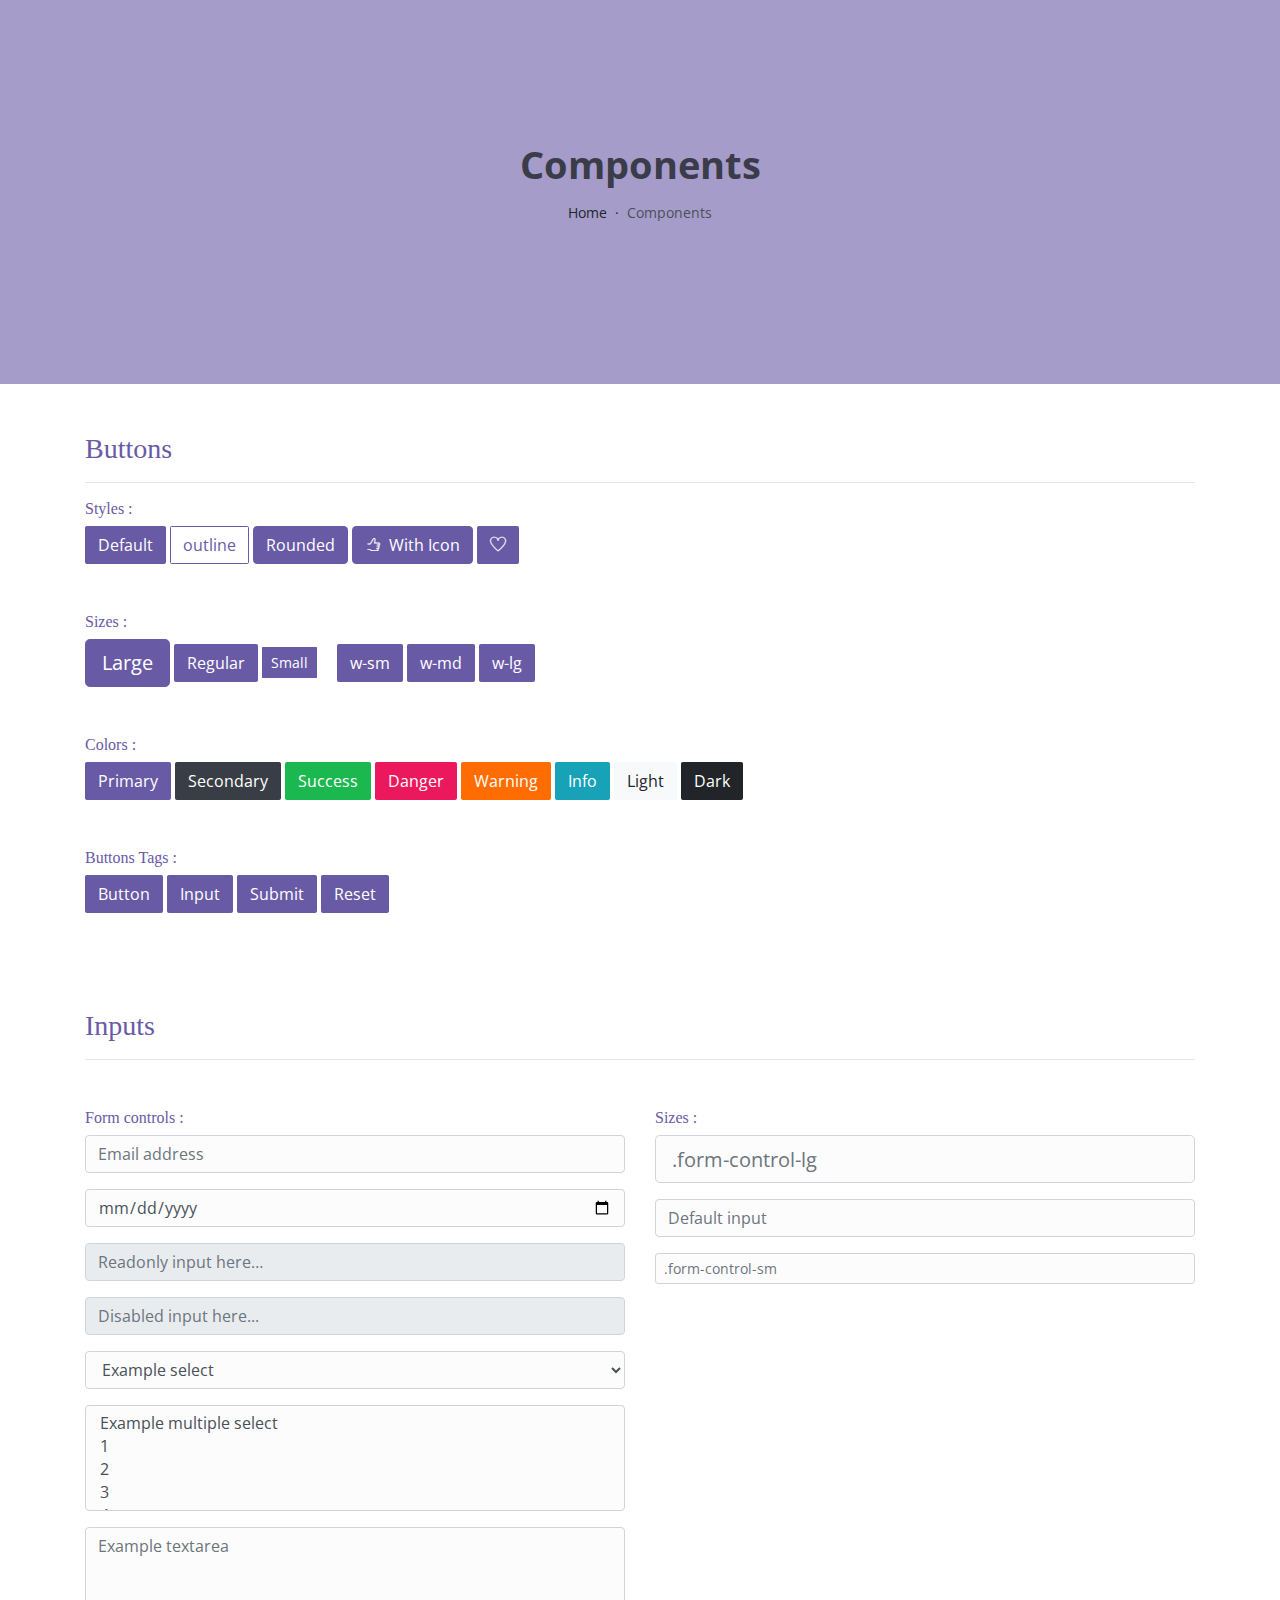
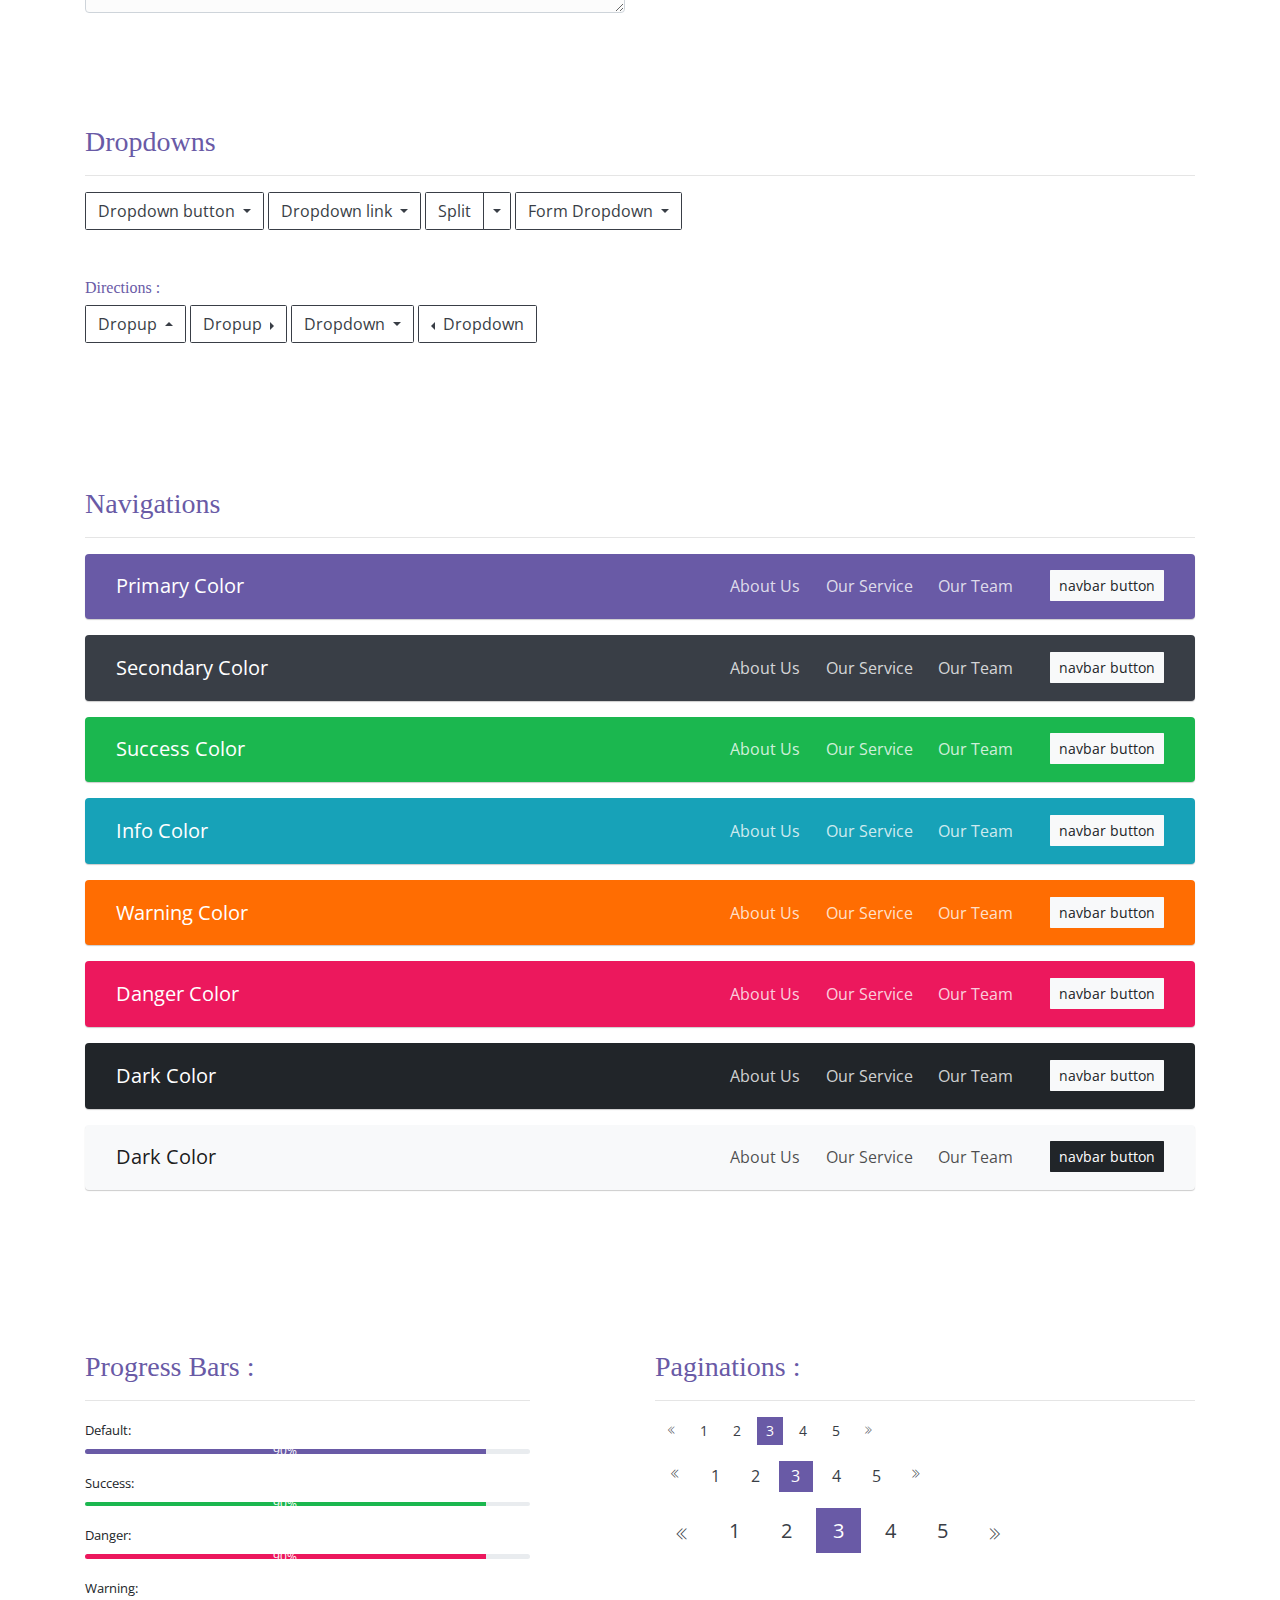
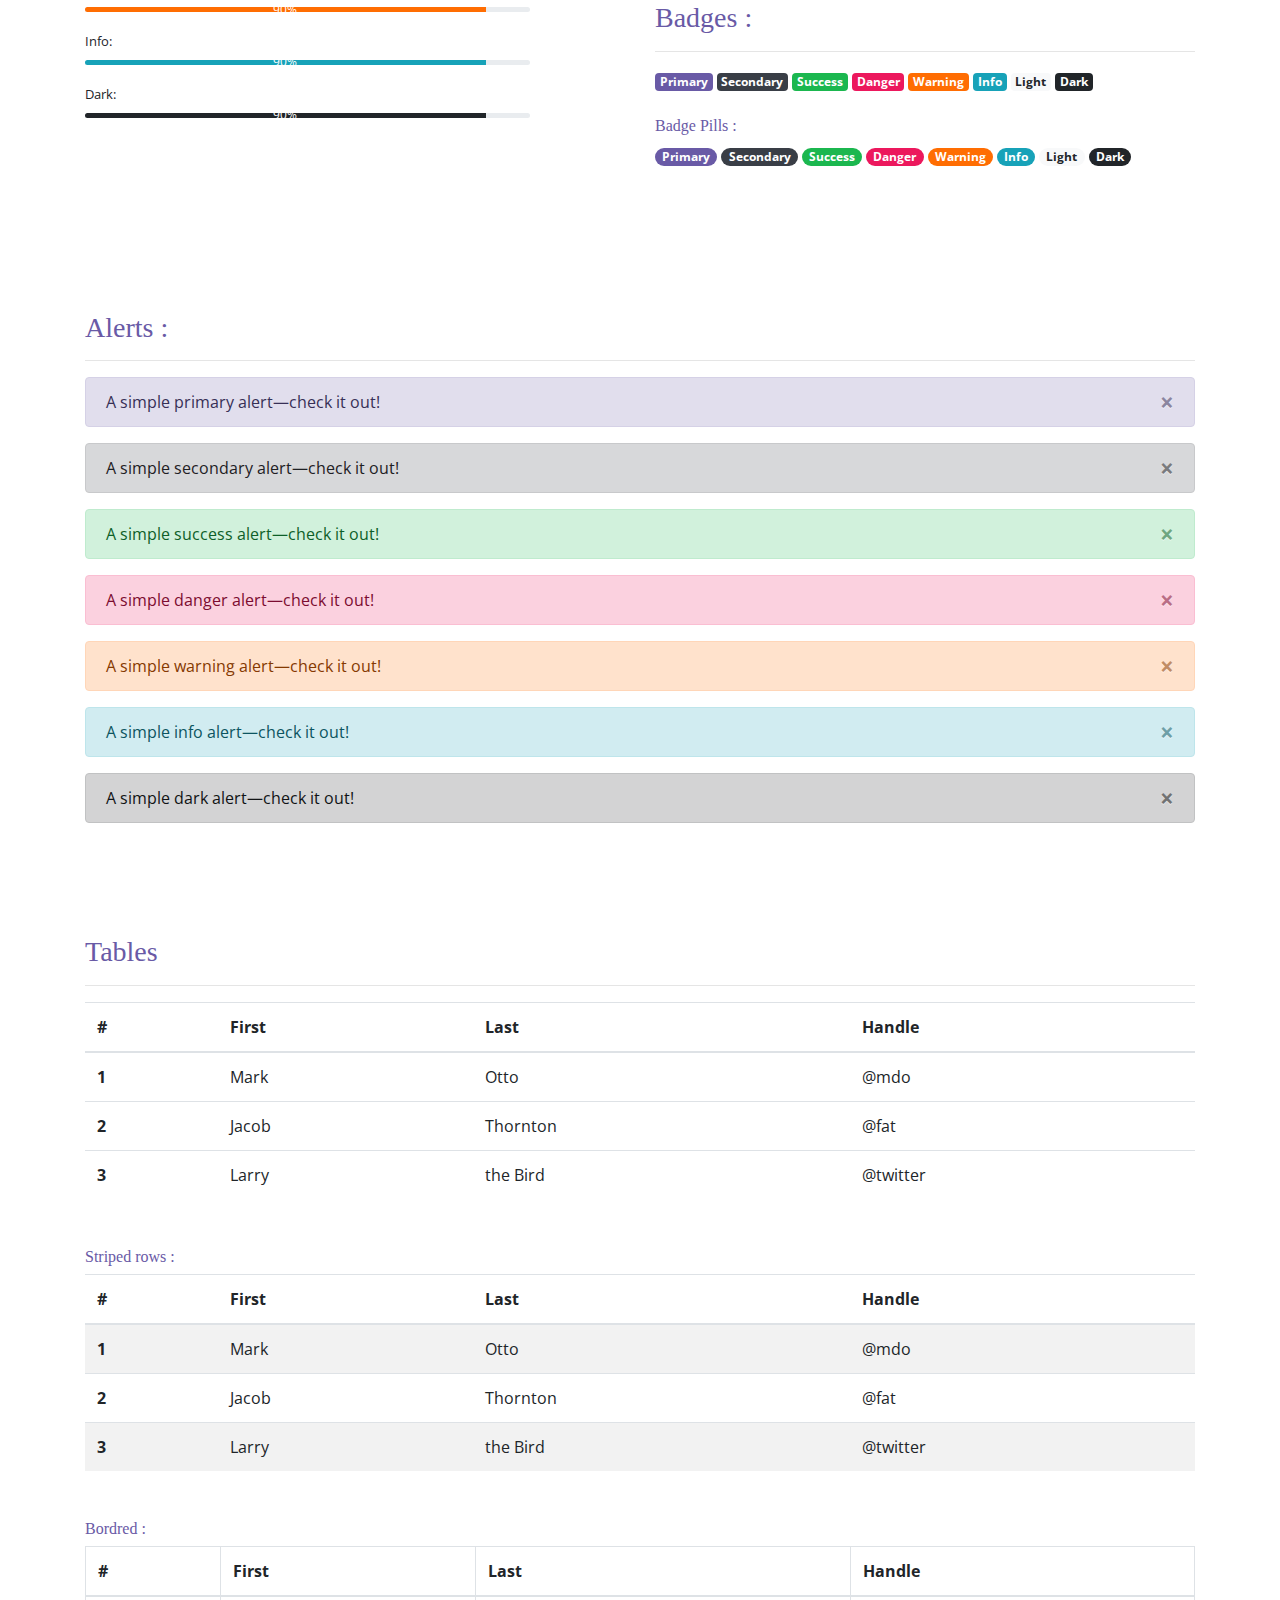
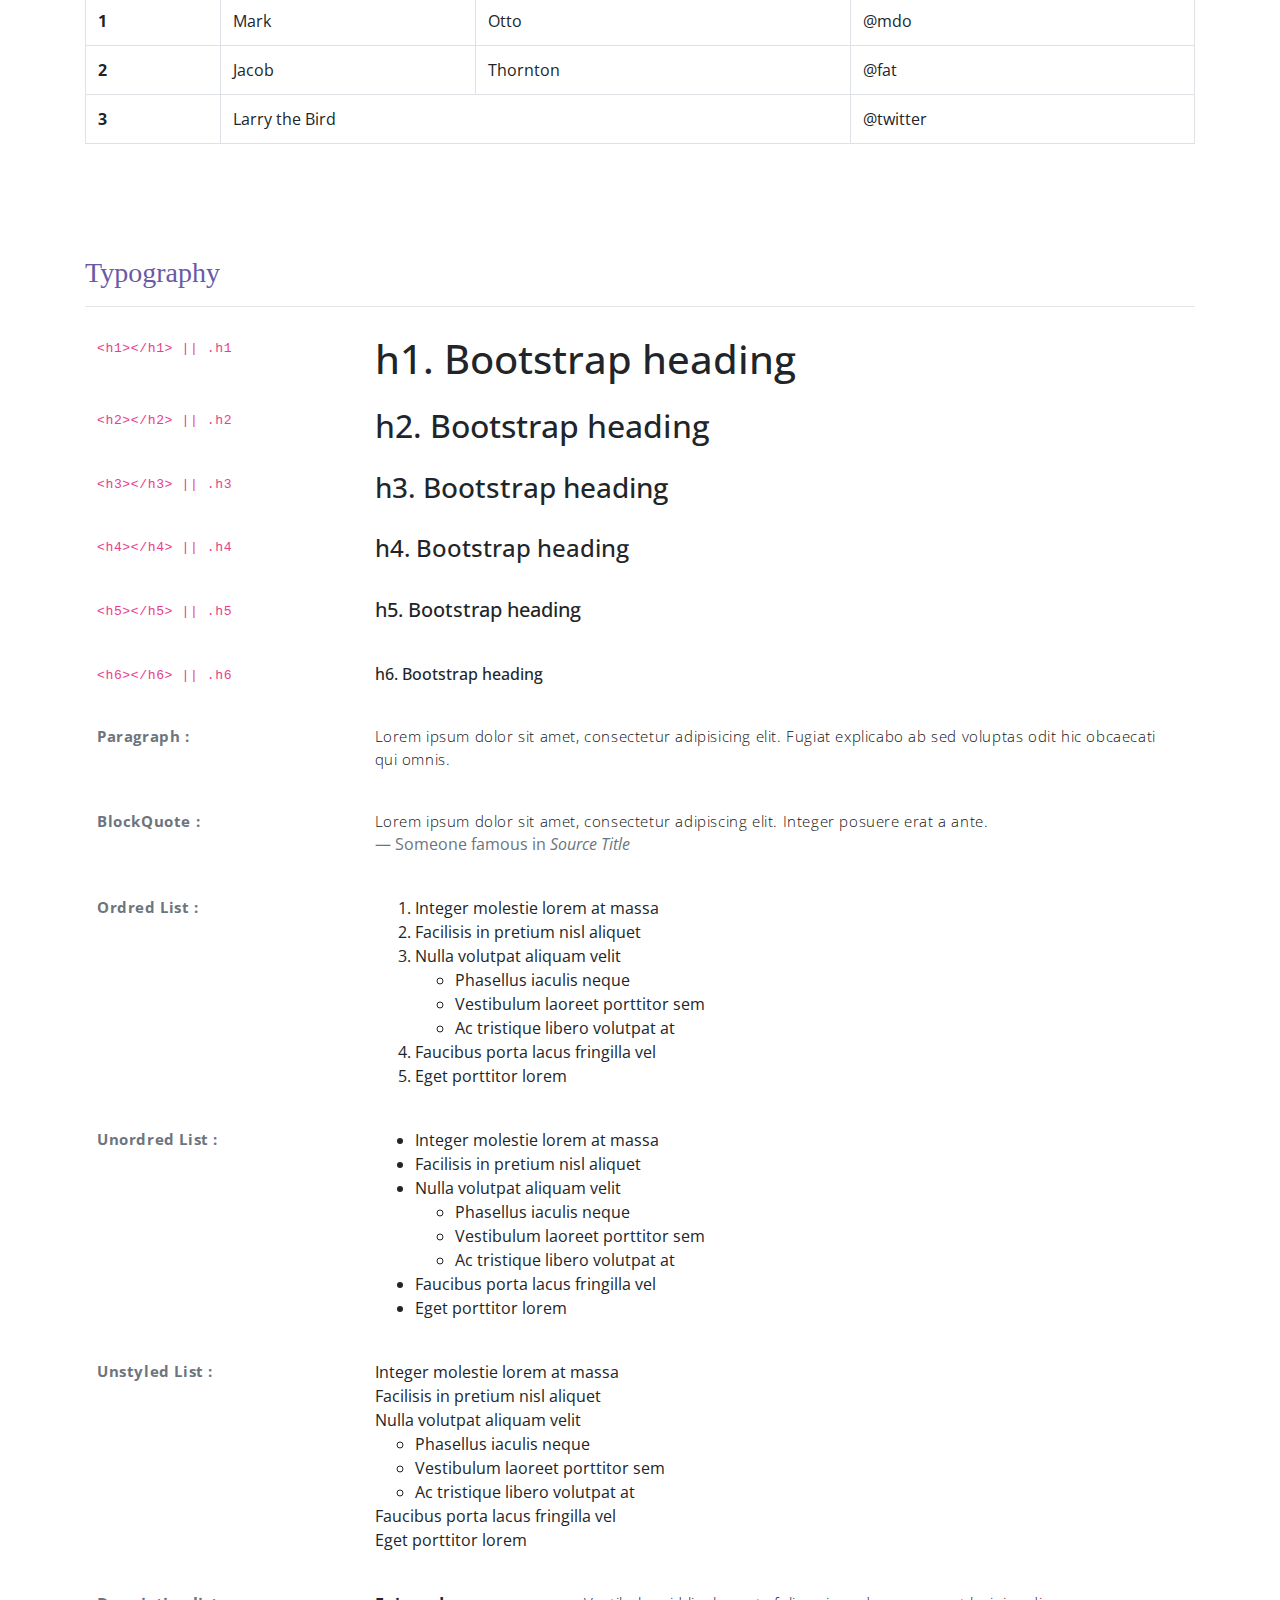
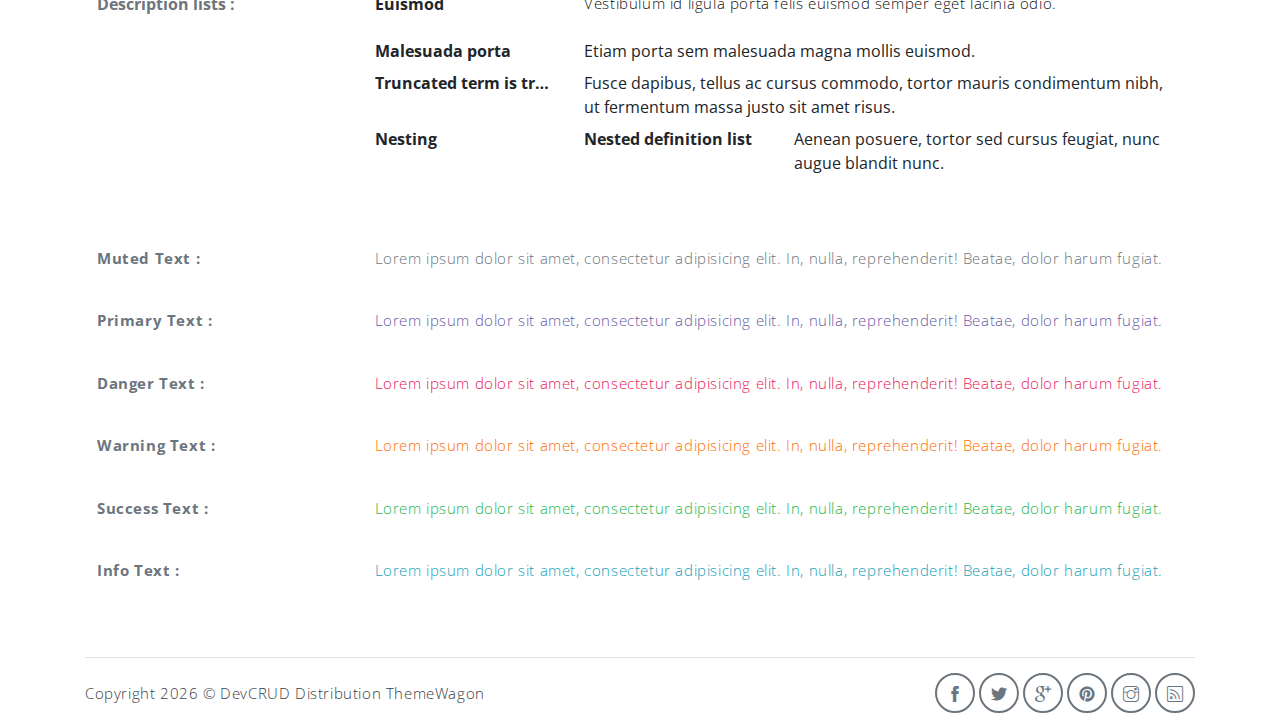
<file: components.html>
<!DOCTYPE html>
<html lang="en">

<head>
   <meta charset="utf-8">
   <meta name="viewport" content="width=device-width, initial-scale=1, shrink-to-fit=no">
   <meta name="description" content="Start your development with Meyawo landing page.">
   <meta name="author" content="Devcrud">
   <title>Meyawo Landing page | Components</title>
   <!-- font icons -->
   <link rel="stylesheet" href="assets/vendors/themify-icons/css/themify-icons.css">
   <!-- Bootstrap + Steller  -->
   <link rel="stylesheet" href="assets/css/meyawo.css">
</head>

<body>

   <!-- Page Header -->
   <header class="header header-mini">
      <div class="header-title">Components</div>
      <nav aria-label="breadcrumb">
         <ol class="breadcrumb">
            <li class="breadcrumb-item"><a href="/">Home</a></li>
            <li class="breadcrumb-item active" aria-current="page">Components</li>
         </ol>
      </nav>
   </header> <!-- End Of Page Header -->

   <!-- main content -->
   <div class="container">

      <!-- Buttons -->
      <h3 class="mt-5">Buttons</h3>
      <hr>
      <h6 class="section-secondary-title">Styles :</h6>
      <button class="btn btn-primary">Default</button>
      <button class="btn btn-outline-primary">outline</button>
      <button class="btn btn-primary rounded">Rounded</button>
      <button class="btn btn-primary rounded"><i class="ti-thumb-up pr-1"></i> With Icon</button>
      <button class="btn btn-primary circle"><i class="ti-heart"></i></button>

      <h6 class="section-secondary-title mt-5">Sizes :</h6>
      <button class="btn btn-primary btn-lg">Large</button>
      <button class="btn btn-primary ">Regular</button>
      <button class="btn btn-primary btn-sm">Small</button>
      <button class="btn btn-primary w-sm ml-3">w-sm</button>
      <button class="btn btn-primary w-md">w-md</button>
      <button class="btn btn-primary w-lg">w-lg</button>

      <h6 class="section-secondary-title mt-5">Colors :</h6>
      <button type="button" class="btn btn-primary">Primary</button>
      <button type="button" class="btn btn-secondary">Secondary</button>
      <button type="button" class="btn btn-success">Success</button>
      <button type="button" class="btn btn-danger">Danger</button>
      <button type="button" class="btn btn-warning">Warning</button>
      <button type="button" class="btn btn-info">Info</button>
      <button type="button" class="btn btn-light">Light</button>
      <button type="button" class="btn btn-dark">Dark</button>

      <h6 class="section-secondary-title mt-5">Buttons Tags :</h6>
      <button class="btn btn-primary" type="submit">Button</button>
      <input class="btn btn-primary" type="button" value="Input">
      <input class="btn btn-primary" type="submit" value="Submit">
      <input class="btn btn-primary" type="reset" value="Reset">

      <!-- devider -->
      <div class="py-5"></div>

      <!-- Inputs -->
      <h3>Inputs</h3>
      <hr>
      <div class="row mt-5">
         <div class="col-md-6">
            <h6 class="section-secondary-title">Form controls :</h6>
            <div class="form-group">
               <input type="email" class="form-control" id="exampleFormControlInput1" placeholder="Email address">
            </div>
            <div class="form-group">
               <input type="date" class="form-control" id="exampleFormControlInput1" placeholder="Date">
            </div>
            <div class="form-group">
               <input class="form-control" type="text" placeholder="Readonly input here…" readonly>
            </div>
            <div class="form-group">
               <input class="form-control" id="disabledInput" type="text" placeholder="Disabled input here..." disabled>
            </div>
            <div class="form-group">
               <select class="form-control" id="exampleFormControlSelect1">
                  <option>Example select</option>
                  <option>1</option>
                  <option>2</option>
                  <option>3</option>
                  <option>4</option>
                  <option>5</option>
               </select>
            </div>
            <div class="form-group">
               <select multiple class="form-control" id="exampleFormControlSelect2">
                  <option>Example multiple select</option>
                  <option>1</option>
                  <option>2</option>
                  <option>3</option>
                  <option>4</option>
                  <option>5</option>
               </select>
            </div>
            <div class="form-group">
               <textarea class="form-control" id="exampleFormControlTextarea1" rows="3"
                  placeholder="Example textarea"></textarea>
            </div>
         </div>
         <div class="col-md-6">
            <h6 class="section-secondary-title">Sizes :</h6>
            <div class="form-group">
               <input class="form-control form-control-lg" type="text" placeholder=".form-control-lg">
            </div>
            <div class="form-group">
               <input class="form-control" type="text" placeholder="Default input">
            </div>
            <div class="form-group">
               <input class="form-control form-control-sm" type="text" placeholder=".form-control-sm">
            </div>
         </div>
      </div> <!-- end of inputs -->

      <!-- devider -->
      <div class="py-5"></div>

      <!-- Dropdowns -->
      <h3 class="components-section-title font-weight-normal">Dropdowns</h3>
      <hr>
      <div class="dropdown d-inline-block">
         <button class="btn btn-outline-secondary dropdown-toggle" type="button" id="dropdownMenuButton"
            data-toggle="dropdown" aria-haspopup="true" aria-expanded="false">
            Dropdown button
         </button>
         <div class="dropdown-menu" aria-labelledby="dropdownMenuButton">
            <a class="dropdown-item" href="#">Action</a>
            <a class="dropdown-item" href="#">Another action</a>
            <a class="dropdown-item" href="#">Something else here</a>
         </div>
      </div>
      <div class="dropdown d-inline-block">
         <a class="btn btn-outline-secondary dropdown-toggle" href="#" role="button" id="dropdownMenuLink"
            data-toggle="dropdown" aria-haspopup="true" aria-expanded="false">
            Dropdown link
         </a>
         <div class="dropdown-menu" aria-labelledby="dropdownMenuLink">
            <a class="dropdown-item" href="#">Action</a>
            <a class="dropdown-item" href="#">Another action</a>
            <a class="dropdown-item" href="#">Something else here</a>
         </div>
      </div>
      <div class="btn-group">
         <button type="button" class="btn btn-outline-secondary">Split</button>
         <button type="button" class="btn btn-outline-secondary dropdown-toggle dropdown-toggle-split"
            data-toggle="dropdown" aria-haspopup="true" aria-expanded="false">
            <span class="sr-only">Toggle Dropdown</span>
         </button>
         <div class="dropdown-menu">
            <a class="dropdown-item" href="#">Action</a>
            <a class="dropdown-item" href="#">Another action</a>
            <a class="dropdown-item" href="#">Something else here</a>
            <div class="dropdown-divider"></div>
            <a class="dropdown-item" href="#">Separated link</a>
         </div>
      </div>
      <div class="btn-group">
         <button class="btn btn-outline-secondary dropdown-toggle" type="button" id="dropdownMenuButton"
            data-toggle="dropdown" aria-haspopup="true" aria-expanded="false">
            Form Dropdown
         </button>
         <div class="dropdown-menu form">
            <form class="px-4 py-3">
               <div class="form-group">
                  <input type="email" class="form-control" id="exampleDropdownFormEmail1"
                     placeholder="email@example.com">
               </div>
               <div class="form-group">
                  <input type="password" class="form-control" id="exampleDropdownFormPassword1" placeholder="Password">
               </div>
               <div class="form-check mb-3">
                  <input type="checkbox" class="form-check-input" id="dropdownCheck">
                  <label class="form-check-label" for="dropdownCheck">
                     Remember me
                  </label>
               </div>
               <button type="submit" class="btn btn-primary btn-block">Sign in</button>
            </form>
            <div class="dropdown-divider"></div>
            <a class="dropdown-item" href="#"><small>New around here? Sign up</small></a>
            <a class="dropdown-item" href="#"><small>Forgot password?</small></a>
         </div>
      </div>
      <h6 class="section-secondary-title mt-5">Directions :</h6>
      <div class="btn-group dropup">
         <button type="button" class="btn btn-outline-secondary dropdown-toggle" data-toggle="dropdown"
            aria-haspopup="true" aria-expanded="false">
            Dropup
         </button>
         <div class="dropdown-menu">
            <a class="dropdown-item" href="#">Action</a>
            <a class="dropdown-item" href="#">Another action</a>
            <a class="dropdown-item" href="#">Something else here</a>
            <div class="dropdown-divider"></div>
            <a class="dropdown-item" href="#">Separated link</a>
         </div>
      </div>
      <div class="btn-group dropright">
         <button type="button" class="btn btn-outline-secondary dropdown-toggle" data-toggle="dropdown"
            aria-haspopup="true" aria-expanded="false">
            Dropup
         </button>
         <div class="dropdown-menu">
            <a class="dropdown-item" href="#">Action</a>
            <a class="dropdown-item" href="#">Another action</a>
            <a class="dropdown-item" href="#">Something else here</a>
            <div class="dropdown-divider"></div>
            <a class="dropdown-item" href="#">Separated link</a>
         </div>
      </div>
      <div class="btn-group">
         <button type="button" class="btn btn-outline-secondary dropdown-toggle" data-toggle="dropdown"
            aria-haspopup="true" aria-expanded="false">
            Dropdown
         </button>
         <div class="dropdown-menu">
            <a class="dropdown-item" href="#">Action</a>
            <a class="dropdown-item" href="#">Another action</a>
            <a class="dropdown-item" href="#">Something else here</a>
            <div class="dropdown-divider"></div>
            <a class="dropdown-item" href="#">Separated link</a>
         </div>
      </div>
      <div class="btn-group dropleft">
         <button type="button" class="btn btn-outline-secondary dropdown-toggle" data-toggle="dropdown"
            aria-haspopup="true" aria-expanded="false">
            Dropdown
         </button>
         <div class="dropdown-menu">
            <a class="dropdown-item" href="#">Action</a>
            <a class="dropdown-item" href="#">Another action</a>
            <a class="dropdown-item" href="#">Something else here</a>
            <div class="dropdown-divider"></div>
            <a class="dropdown-item" href="#">Separated link</a>
         </div>
      </div> <!-- end of Dropdowns -->

      <!-- devider -->
      <div class="py-5"></div>

      <!-- navbars -->
      <h3 class="components-section-title font-weight-normal mt-5">Navigations</h3>
      <hr>
      <nav class="navbar navbar-expand-sm navbar-dark bg-primary rounded shadow mb-3">
         <div class="container">
            <a class="navbar-brand" href="#">Primary Color</a>
            <button class="navbar-toggler ml-auto" type="button" data-toggle="collapse"
               data-target="#navbarSupportedContent" aria-controls="navbarSupportedContent" aria-expanded="false"
               aria-label="Toggle navigation">
               <span class="navbar-toggler-icon"></span>
            </button>
            <div class="collapse navbar-collapse" id="navbarSupportedContent">
               <ul class="navbar-nav ml-auto">
                  <li class="nav-item">
                     <a class="nav-link" href="#about">About Us</a>
                  </li>
                  <li class="nav-item">
                     <a class="nav-link" href="#service">Our Service</a>
                  </li>
                  <li class="nav-item">
                     <a class="nav-link" href="#team">Our Team</a>
                  </li>
                  <li class="nav-item">
                     <a href="#book-table" class="ml-4 mt-1 btn btn-light btn-sm">navbar button</a>
                  </li>
               </ul>
            </div>
         </div>
      </nav>
      <nav class="navbar navbar-expand-sm navbar-dark bg-secondary rounded shadow mb-3">
         <div class="container">
            <a class="navbar-brand" href="#">Secondary Color</a>
            <button class="navbar-toggler ml-auto" type="button" data-toggle="collapse"
               data-target="#navbarSupportedContent" aria-controls="navbarSupportedContent" aria-expanded="false"
               aria-label="Toggle navigation">
               <span class="navbar-toggler-icon"></span>
            </button>
            <div class="collapse navbar-collapse" id="navbarSupportedContent">
               <ul class="navbar-nav ml-auto">
                  <li class="nav-item">
                     <a class="nav-link" href="#about">About Us</a>
                  </li>
                  <li class="nav-item">
                     <a class="nav-link" href="#service">Our Service</a>
                  </li>
                  <li class="nav-item">
                     <a class="nav-link" href="#team">Our Team</a>
                  </li>
                  <li class="nav-item">
                     <a href="#book-table" class="ml-4 mt-1 btn btn-light btn-sm">navbar button</a>
                  </li>
               </ul>
            </div>
         </div>
      </nav>
      <nav class="navbar navbar-expand-sm navbar-dark bg-success rounded shadow mb-3">
         <div class="container">
            <a class="navbar-brand" href="#">Success Color</a>
            <button class="navbar-toggler ml-auto" type="button" data-toggle="collapse"
               data-target="#navbarSupportedContent" aria-controls="navbarSupportedContent" aria-expanded="false"
               aria-label="Toggle navigation">
               <span class="navbar-toggler-icon"></span>
            </button>
            <div class="collapse navbar-collapse" id="navbarSupportedContent">
               <ul class="navbar-nav ml-auto">
                  <li class="nav-item">
                     <a class="nav-link" href="#about">About Us</a>
                  </li>
                  <li class="nav-item">
                     <a class="nav-link" href="#service">Our Service</a>
                  </li>
                  <li class="nav-item">
                     <a class="nav-link" href="#team">Our Team</a>
                  </li>
                  <li class="nav-item">
                     <a href="#book-table" class="ml-4 mt-1 btn btn-light btn-sm">navbar button</a>
                  </li>
               </ul>
            </div>
         </div>
      </nav>
      <nav class="navbar navbar-expand-sm navbar-dark bg-info rounded shadow mb-3">
         <div class="container">
            <a class="navbar-brand" href="#">Info Color</a>
            <button class="navbar-toggler ml-auto" type="button" data-toggle="collapse"
               data-target="#navbarSupportedContent" aria-controls="navbarSupportedContent" aria-expanded="false"
               aria-label="Toggle navigation">
               <span class="navbar-toggler-icon"></span>
            </button>
            <div class="collapse navbar-collapse" id="navbarSupportedContent">
               <ul class="navbar-nav ml-auto">
                  <li class="nav-item">
                     <a class="nav-link" href="#about">About Us</a>
                  </li>
                  <li class="nav-item">
                     <a class="nav-link" href="#service">Our Service</a>
                  </li>
                  <li class="nav-item">
                     <a class="nav-link" href="#team">Our Team</a>
                  </li>
                  <li class="nav-item">
                     <a href="#book-table" class="ml-4 mt-1 btn btn-light btn-sm">navbar button</a>
                  </li>
               </ul>
            </div>
         </div>
      </nav>
      <nav class="navbar navbar-expand-sm navbar-dark bg-warning rounded shadow mb-3">
         <div class="container">
            <a class="navbar-brand" href="#">Warning Color</a>
            <button class="navbar-toggler ml-auto" type="button" data-toggle="collapse"
               data-target="#navbarSupportedContent" aria-controls="navbarSupportedContent" aria-expanded="false"
               aria-label="Toggle navigation">
               <span class="navbar-toggler-icon"></span>
            </button>
            <div class="collapse navbar-collapse" id="navbarSupportedContent">
               <ul class="navbar-nav ml-auto">
                  <li class="nav-item">
                     <a class="nav-link" href="#about">About Us</a>
                  </li>
                  <li class="nav-item">
                     <a class="nav-link" href="#service">Our Service</a>
                  </li>
                  <li class="nav-item">
                     <a class="nav-link" href="#team">Our Team</a>
                  </li>
                  <li class="nav-item">
                     <a href="#book-table" class="ml-4 mt-1 btn btn-light btn-sm">navbar button</a>
                  </li>
               </ul>
            </div>
         </div>
      </nav>
      <nav class="navbar navbar-expand-sm navbar-dark bg-danger rounded shadow mb-3">
         <div class="container">
            <a class="navbar-brand" href="#">Danger Color</a>
            <button class="navbar-toggler ml-auto" type="button" data-toggle="collapse"
               data-target="#navbarSupportedContent" aria-controls="navbarSupportedContent" aria-expanded="false"
               aria-label="Toggle navigation">
               <span class="navbar-toggler-icon"></span>
            </button>
            <div class="collapse navbar-collapse" id="navbarSupportedContent">
               <ul class="navbar-nav ml-auto">
                  <li class="nav-item">
                     <a class="nav-link" href="#about">About Us</a>
                  </li>
                  <li class="nav-item">
                     <a class="nav-link" href="#service">Our Service</a>
                  </li>
                  <li class="nav-item">
                     <a class="nav-link" href="#team">Our Team</a>
                  </li>
                  <li class="nav-item">
                     <a href="#book-table" class="ml-4 mt-1 btn btn-light btn-sm">navbar button</a>
                  </li>
               </ul>
            </div>
         </div>
      </nav>
      <nav class="navbar navbar-expand-sm navbar-dark bg-dark rounded shadow mb-3">
         <div class="container">
            <a class="navbar-brand" href="#">Dark Color</a>
            <button class="navbar-toggler ml-auto" type="button" data-toggle="collapse"
               data-target="#navbarSupportedContent" aria-controls="navbarSupportedContent" aria-expanded="false"
               aria-label="Toggle navigation">
               <span class="navbar-toggler-icon"></span>
            </button>
            <div class="collapse navbar-collapse" id="navbarSupportedContent">
               <ul class="navbar-nav ml-auto">
                  <li class="nav-item">
                     <a class="nav-link" href="#about">About Us</a>
                  </li>
                  <li class="nav-item">
                     <a class="nav-link" href="#service">Our Service</a>
                  </li>
                  <li class="nav-item">
                     <a class="nav-link" href="#team">Our Team</a>
                  </li>
                  <li class="nav-item">
                     <a href="#book-table" class="ml-4 mt-1 btn btn-light btn-sm">navbar button</a>
                  </li>
               </ul>
            </div>
         </div>
      </nav>
      <nav class="navbar navbar-expand-sm navbar-light bg-light rounded shadow mb-3">
         <div class="container">
            <a class="navbar-brand" href="#">Dark Color</a>
            <button class="navbar-toggler ml-auto" type="button" data-toggle="collapse"
               data-target="#navbarSupportedContent" aria-controls="navbarSupportedContent" aria-expanded="false"
               aria-label="Toggle navigation">
               <span class="navbar-toggler-icon"></span>
            </button>
            <div class="collapse navbar-collapse" id="navbarSupportedContent">
               <ul class="navbar-nav ml-auto">
                  <li class="nav-item">
                     <a class="nav-link" href="#about">About Us</a>
                  </li>
                  <li class="nav-item">
                     <a class="nav-link" href="#service">Our Service</a>
                  </li>
                  <li class="nav-item">
                     <a class="nav-link" href="#team">Our Team</a>
                  </li>
                  <li class="nav-item">
                     <a href="#book-table" class="ml-4 mt-1 btn btn-dark btn-sm">navbar button</a>
                  </li>
               </ul>
            </div>
         </div>
      </nav>
      <!-- End of navbars -->

      <!-- devider -->
      <div class="py-5"></div>

      <!-- progress bars -->
      <div class="row justify-content-between">
         <div class="col-md-5">
            <h3 class="components-section-title font-weight-normal mt-5">Progress Bars :</h3>
            <hr>
            <small>Default: </small>
            <div class="progress mt-2 mb-3">
               <div class="progress-bar" role="progressbar" style="width: 90%" aria-valuenow="25" aria-valuemin="0"
                  aria-valuemax="100"><span>90%</span></div>
            </div>
            <small>Success:</small>
            <div class="progress mt-2 mb-3">
               <div class="progress-bar bg-success" role="progressbar" style="width: 90%" aria-valuenow="25"
                  aria-valuemin="0" aria-valuemax="100"><span>90%</span></div>
            </div>
            <small>Danger:</small>
            <div class="progress mt-2 mb-3">
               <div class="progress-bar bg-danger" role="progressbar" style="width: 90%" aria-valuenow="25"
                  aria-valuemin="0" aria-valuemax="100"><span>90%</span></div>
            </div>
            <small>Warning:</small>
            <div class="progress mt-2 mb-3">
               <div class="progress-bar bg-warning" role="progressbar" style="width: 90%" aria-valuenow="25"
                  aria-valuemin="0" aria-valuemax="100"><span>90%</span></div>
            </div>
            <small>Info:</small>
            <div class="progress mt-2 mb-3">
               <div class="progress-bar bg-info" role="progressbar" style="width: 90%" aria-valuenow="25"
                  aria-valuemin="0" aria-valuemax="100"><span>90%</span></div>
            </div>
            <small>Dark:</small>
            <div class="progress mt-2 mb-3">
               <div class="progress-bar bg-dark" role="progressbar" style="width: 90%" aria-valuenow="25"
                  aria-valuemin="0" aria-valuemax="100"><span>90%</span></div>
            </div>
         </div>
         <div class="col-md-6">
            <h3 class="components-section-title font-weight-normal mt-5">Paginations :</h3>
            <hr>
            <nav aria-label="Page navigation example">
               <ul class="pagination pagination-sm">
                  <li class="page-item"><a class="page-link" href="#"><i class="ti-angle-double-left"></i></a></li>
                  <li class="page-item"><a class="page-link" href="#">1</a></li>
                  <li class="page-item"><a class="page-link" href="#">2</a></li>
                  <li class="page-item active"><a class="page-link" href="#">3</a></li>
                  <li class="page-item"><a class="page-link" href="#">4</a></li>
                  <li class="page-item"><a class="page-link" href="#">5</a></li>
                  <li class="page-item"><a class="page-link" href="#"><i class="ti-angle-double-right"></i></a></li>
               </ul>
            </nav>
            <nav aria-label="Page navigation example">
               <ul class="pagination">
                  <li class="page-item"><a class="page-link" href="#"><i class="ti-angle-double-left"></i></a></li>
                  <li class="page-item"><a class="page-link" href="#">1</a></li>
                  <li class="page-item"><a class="page-link" href="#">2</a></li>
                  <li class="page-item active"><a class="page-link" href="#">3</a></li>
                  <li class="page-item"><a class="page-link" href="#">4</a></li>
                  <li class="page-item"><a class="page-link" href="#">5</a></li>
                  <li class="page-item"><a class="page-link" href="#"><i class="ti-angle-double-right"></i></a></li>
               </ul>
            </nav>
            <nav aria-label="Page navigation example">
               <ul class="pagination pagination-lg">
                  <li class="page-item"><a class="page-link" href="#"><i class="ti-angle-double-left"></i></a></li>
                  <li class="page-item"><a class="page-link" href="#">1</a></li>
                  <li class="page-item"><a class="page-link" href="#">2</a></li>
                  <li class="page-item active"><a class="page-link" href="#">3</a></li>
                  <li class="page-item"><a class="page-link" href="#">4</a></li>
                  <li class="page-item"><a class="page-link" href="#">5</a></li>
                  <li class="page-item"><a class="page-link" href="#"><i class="ti-angle-double-right"></i></a></li>
               </ul>
            </nav>

            <!-- Badges -->
            <h3 class="components-section-title font-weight-normal mt-5">Badges :</h3>
            <hr>
            <span class="badge badge-primary">Primary</span>
            <span class="badge badge-secondary">Secondary</span>
            <span class="badge badge-success">Success</span>
            <span class="badge badge-danger">Danger</span>
            <span class="badge badge-warning">Warning</span>
            <span class="badge badge-info">Info</span>
            <span class="badge badge-light">Light</span>
            <span class="badge badge-dark">Dark</span>
            <h6 class="section-secondary-title mt-4 mb-2">Badge Pills :</h6>
            <span class="badge badge-pill badge-primary">Primary</span>
            <span class="badge badge-pill badge-secondary">Secondary</span>
            <span class="badge badge-pill badge-success">Success</span>
            <span class="badge badge-pill badge-danger">Danger</span>
            <span class="badge badge-pill badge-warning">Warning</span>
            <span class="badge badge-pill badge-info">Info</span>
            <span class="badge badge-pill badge-light">Light</span>
            <span class="badge badge-pill badge-dark">Dark</span>
         </div>
      </div> <!-- End of Progress bars -->

      <!-- devider -->
      <div class="py-5"></div>

      <!-- Alerts -->
      <h3 class="components-section-title font-weight-normal mt-5">Alerts :</h3>
      <hr>
      <div class="alert alert-primary alert-dismissible fade show" role="alert">
         A simple primary alert—check it out!
         <button type="button" class="close" data-dismiss="alert" aria-label="Close">
            <span aria-hidden="true">&times;</span>
         </button>
      </div>
      <div class="alert alert-secondary alert-dismissible fade show" role="alert">
         A simple secondary alert—check it out!
         <button type="button" class="close" data-dismiss="alert" aria-label="Close">
            <span aria-hidden="true">&times;</span>
         </button>
      </div>
      <div class="alert alert-success alert-dismissible fade show" role="alert">
         A simple success alert—check it out!
         <button type="button" class="close" data-dismiss="alert" aria-label="Close">
            <span aria-hidden="true">&times;</span>
         </button>
      </div>
      <div class="alert alert-danger alert-dismissible fade show" role="alert">
         A simple danger alert—check it out!
         <button type="button" class="close" data-dismiss="alert" aria-label="Close">
            <span aria-hidden="true">&times;</span>
         </button>
      </div>
      <div class="alert alert-warning alert-dismissible fade show" role="alert">
         A simple warning alert—check it out!
         <button type="button" class="close" data-dismiss="alert" aria-label="Close">
            <span aria-hidden="true">&times;</span>
         </button>
      </div>
      <div class="alert alert-info alert-dismissible fade show" role="alert">
         A simple info alert—check it out!
         <button type="button" class="close" data-dismiss="alert" aria-label="Close">
            <span aria-hidden="true">&times;</span>
         </button>
      </div>
      <div class="alert alert-dark alert-dismissible fade show" role="alert">
         A simple dark alert—check it out!
         <button type="button" class="close" data-dismiss="alert" aria-label="Close">
            <span aria-hidden="true">&times;</span>
         </button>
      </div>
      <!-- end of alerts -->

      <!-- devider -->
      <div class="py-5"></div>

      <!-- tables -->
      <h3 class="components-section-title">Tables</h3>
      <hr>
      <table class="table">
         <thead>
            <tr>
               <th scope="col">#</th>
               <th scope="col">First</th>
               <th scope="col">Last</th>
               <th scope="col">Handle</th>
            </tr>
         </thead>
         <tbody>
            <tr>
               <th scope="row">1</th>
               <td>Mark</td>
               <td>Otto</td>
               <td>@mdo</td>
            </tr>
            <tr>
               <th scope="row">2</th>
               <td>Jacob</td>
               <td>Thornton</td>
               <td>@fat</td>
            </tr>
            <tr>
               <th scope="row">3</th>
               <td>Larry</td>
               <td>the Bird</td>
               <td>@twitter</td>
            </tr>
         </tbody>
      </table>

      <h6 class="section-secondary-title mt-5">Striped rows :</h6>
      <table class="table table-striped">
         <thead>
            <tr>
               <th scope="col">#</th>
               <th scope="col">First</th>
               <th scope="col">Last</th>
               <th scope="col">Handle</th>
            </tr>
         </thead>
         <tbody>
            <tr>
               <th scope="row">1</th>
               <td>Mark</td>
               <td>Otto</td>
               <td>@mdo</td>
            </tr>
            <tr>
               <th scope="row">2</th>
               <td>Jacob</td>
               <td>Thornton</td>
               <td>@fat</td>
            </tr>
            <tr>
               <th scope="row">3</th>
               <td>Larry</td>
               <td>the Bird</td>
               <td>@twitter</td>
            </tr>
         </tbody>
      </table>

      <h6 class="section-secondary-title mt-5">Bordred :</h6>
      <table class="table table-bordered">
         <thead>
            <tr>
               <th scope="col">#</th>
               <th scope="col">First</th>
               <th scope="col">Last</th>
               <th scope="col">Handle</th>
            </tr>
         </thead>
         <tbody>
            <tr>
               <th scope="row">1</th>
               <td>Mark</td>
               <td>Otto</td>
               <td>@mdo</td>
            </tr>
            <tr>
               <th scope="row">2</th>
               <td>Jacob</td>
               <td>Thornton</td>
               <td>@fat</td>
            </tr>
            <tr>
               <th scope="row">3</th>
               <td colspan="2">Larry the Bird</td>
               <td>@twitter</td>
            </tr>
         </tbody>
      </table>
      <!-- end of tables -->

      <!-- devider -->
      <div class="py-5"></div>

      <!-- typography -->
      <h3 class="components-section-title">Typography</h3>
      <hr>
      <table class="table table-borderless v-align-center">
         <tbody>
            <tr>
               <td>
                  <p><code class="highlighter-rouge">&lt;h1&gt;&lt;/h1&gt; || .h1</code></p>
               </td>
               <td class="w-75"><span class="h1">h1. Bootstrap heading</span></td>
            </tr>
            <tr>
               <td>
                  <p><code class="highlighter-rouge">&lt;h2&gt;&lt;/h2&gt; || .h2</code></p>
               </td>
               <td><span class="h2">h2. Bootstrap heading</span></td>
            </tr>
            <tr>
               <td>
                  <p><code class="highlighter-rouge">&lt;h3&gt;&lt;/h3&gt; || .h3</code></p>
               </td>
               <td><span class="h3">h3. Bootstrap heading</span></td>
            </tr>
            <tr>
               <td>
                  <p><code class="highlighter-rouge">&lt;h4&gt;&lt;/h4&gt; || .h4</code></p>
               </td>
               <td><span class="h4">h4. Bootstrap heading</span></td>
            </tr>
            <tr>
               <td>
                  <p><code class="highlighter-rouge">&lt;h5&gt;&lt;/h5&gt; || .h5</code></p>
               </td>
               <td><span class="h5">h5. Bootstrap heading</span></td>
            </tr>
            <tr>
               <td>
                  <p><code class="highlighter-rouge">&lt;h6&gt;&lt;/h6&gt; || .h6</code></p>
               </td>
               <td><span class="h6">h6. Bootstrap heading</span></td>
            </tr>
            <tr>
               <td>
                  <p class="font-weight-bold text-muted">Paragraph :</p>
               </td>
               <td>
                  <p>Lorem ipsum dolor sit amet, consectetur adipisicing elit. Fugiat explicabo ab sed voluptas odit hic
                     obcaecati qui omnis.</p>
               </td>
            </tr>
            <tr>
               <td>
                  <p class="font-weight-bold text-muted">BlockQuote :</p>
               </td>
               <td>
                  <blockquote class="blockquote">
                     <p class="mb-0">Lorem ipsum dolor sit amet, consectetur adipiscing elit. Integer posuere erat a
                        ante.</p>
                     <footer class="blockquote-footer">Someone famous in <cite title="Source Title">Source Title</cite>
                     </footer>
                  </blockquote>
               </td>
            </tr>

            <tr>
               <td>
                  <p class="font-weight-bold text-muted">Ordred List :</p>
               </td>
               <td>
                  <ol>
                     <li>Integer molestie lorem at massa</li>
                     <li>Facilisis in pretium nisl aliquet</li>
                     <li>Nulla volutpat aliquam velit
                        <ul>
                           <li>Phasellus iaculis neque</li>
                           <li>Vestibulum laoreet porttitor sem</li>
                           <li>Ac tristique libero volutpat at</li>
                        </ul>
                     </li>
                     <li>Faucibus porta lacus fringilla vel</li>
                     <li>Eget porttitor lorem</li>
                  </ol>
               </td>
            </tr>
            <tr>
               <td>
                  <p class="font-weight-bold text-muted">Unordred List :</p>
               </td>
               <td>
                  <ul>
                     <li>Integer molestie lorem at massa</li>
                     <li>Facilisis in pretium nisl aliquet</li>
                     <li>Nulla volutpat aliquam velit
                        <ul>
                           <li>Phasellus iaculis neque</li>
                           <li>Vestibulum laoreet porttitor sem</li>
                           <li>Ac tristique libero volutpat at</li>
                        </ul>
                     </li>
                     <li>Faucibus porta lacus fringilla vel</li>
                     <li>Eget porttitor lorem</li>
                  </ul>
               </td>
            </tr>
            <tr>
               <td>
                  <p class="font-weight-bold text-muted">Unstyled List :</p>
               </td>
               <td>
                  <ul class="list-unstyled">
                     <li>Integer molestie lorem at massa</li>
                     <li>Facilisis in pretium nisl aliquet</li>
                     <li>Nulla volutpat aliquam velit
                        <ul>
                           <li>Phasellus iaculis neque</li>
                           <li>Vestibulum laoreet porttitor sem</li>
                           <li>Ac tristique libero volutpat at</li>
                        </ul>
                     </li>
                     <li>Faucibus porta lacus fringilla vel</li>
                     <li>Eget porttitor lorem</li>
                  </ul>
               </td>
            </tr>
            <tr>
               <td class="font-weight-bold text-muted">Description lists : </td>
               <td>
                  <dl class="row">
                     <dt class="col-sm-3">Euismod</dt>
                     <dd class="col-sm-9">
                        <p>Vestibulum id ligula porta felis euismod semper eget lacinia odio.</p>
                     </dd>

                     <dt class="col-sm-3">Malesuada porta</dt>
                     <dd class="col-sm-9">Etiam porta sem malesuada magna mollis euismod.</dd>

                     <dt class="col-sm-3 text-truncate">Truncated term is truncated</dt>
                     <dd class="col-sm-9">Fusce dapibus, tellus ac cursus commodo, tortor mauris condimentum nibh, ut
                        fermentum massa justo sit amet risus.</dd>

                     <dt class="col-sm-3">Nesting</dt>
                     <dd class="col-sm-9">
                        <dl class="row">
                           <dt class="col-sm-4">Nested definition list</dt>
                           <dd class="col-sm-8">Aenean posuere, tortor sed cursus feugiat, nunc augue blandit nunc.</dd>
                        </dl>
                     </dd>
                  </dl>
               </td>
            </tr>
            <tr>
               <td>
                  <p class="font-weight-bold text-muted">Muted Text :</p>
               </td>
               <td>
                  <p class="text-muted">Lorem ipsum dolor sit amet, consectetur adipisicing elit. In, nulla,
                     reprehenderit! Beatae, dolor harum fugiat.</p>
               </td>
            </tr>
            <tr>
               <td>
                  <p class="font-weight-bold text-muted">Primary Text :</p>
               </td>
               <td>
                  <p class="text-primary">Lorem ipsum dolor sit amet, consectetur adipisicing elit. In, nulla,
                     reprehenderit! Beatae, dolor harum fugiat.</p>
               </td>
            </tr>
            <tr>
               <td>
                  <p class="font-weight-bold text-muted">Danger Text :</p>
               </td>
               <td>
                  <p class="text-danger">Lorem ipsum dolor sit amet, consectetur adipisicing elit. In, nulla,
                     reprehenderit! Beatae, dolor harum fugiat.</p>
               </td>
            </tr>
            <tr>
               <td>
                  <p class="font-weight-bold text-muted">Warning Text :</p>
               </td>
               <td>
                  <p class="text-warning">Lorem ipsum dolor sit amet, consectetur adipisicing elit. In, nulla,
                     reprehenderit! Beatae, dolor harum fugiat.</p>
               </td>
            </tr>
            <tr>
               <td>
                  <p class="font-weight-bold text-muted">Success Text :</p>
               </td>
               <td>
                  <p class="text-success">Lorem ipsum dolor sit amet, consectetur adipisicing elit. In, nulla,
                     reprehenderit! Beatae, dolor harum fugiat.</p>
               </td>
            </tr>
            <tr>
               <td>
                  <p class="font-weight-bold text-muted">Info Text :</p>
               </td>
               <td>
                  <p class="text-info">Lorem ipsum dolor sit amet, consectetur adipisicing elit. In, nulla,
                     reprehenderit! Beatae, dolor harum fugiat.</p>
               </td>
            </tr>
         </tbody>
      </table>
   </div>
   <!-- end of typography -->

   <!-- footer -->
   <div class="container mt-5">
      <footer class="footer">
         <p class="mb-0">Copyright
            <script>document.write(new Date().getFullYear())</script> &copy; <a
               href="http://www.devcrud.com">DevCRUD</a> Distribution <a href="https://themewagon.com">ThemeWagon</a>
         </p>
         <div class="social-links text-right m-auto ml-sm-auto">
            <a href="javascript:void(0)" class="link"><i class="ti-facebook"></i></a>
            <a href="javascript:void(0)" class="link"><i class="ti-twitter-alt"></i></a>
            <a href="javascript:void(0)" class="link"><i class="ti-google"></i></a>
            <a href="javascript:void(0)" class="link"><i class="ti-pinterest-alt"></i></a>
            <a href="javascript:void(0)" class="link"><i class="ti-instagram"></i></a>
            <a href="javascript:void(0)" class="link"><i class="ti-rss"></i></a>
         </div>
      </footer>
   </div> <!-- end of page footer -->

   <!-- core  -->
   <script src="assets/vendors/jquery/jquery-3.4.1.js"></script>
   <script src="assets/vendors/bootstrap/bootstrap.bundle.js"></script>

</body>

</html>
</file>
<file: assets/vendors/themify-icons/css/themify-icons.css>
@font-face {
	font-family: 'themify';
	src:url("../fonts/themify.eot?-fvbane");
	src:url("../fonts/themify.eot?#iefix-fvbane") format("embedded-opentype"),
		url("../fonts/themify.woff?-fvbane") format("woff"),
		url("../fonts/themify.ttf?-fvbane") format("truetype"),
		url("../fonts/themify.svg?-fvbane#themify") format("svg");
	font-weight: normal;
	font-style: normal;
}

[class^="ti-"], [class*=" ti-"] {
	font-family: 'themify';
	speak: none;
	font-style: normal;
	font-weight: normal;
	font-variant: normal;
	text-transform: none;
	line-height: 1;

	/* Better Font Rendering =========== */
	-webkit-font-smoothing: antialiased;
	-moz-osx-font-smoothing: grayscale;
}

.ti-wand:before {
	content: "\e600";
}
.ti-volume:before {
	content: "\e601";
}
.ti-user:before {
	content: "\e602";
}
.ti-unlock:before {
	content: "\e603";
}
.ti-unlink:before {
	content: "\e604";
}
.ti-trash:before {
	content: "\e605";
}
.ti-thought:before {
	content: "\e606";
}
.ti-target:before {
	content: "\e607";
}
.ti-tag:before {
	content: "\e608";
}
.ti-tablet:before {
	content: "\e609";
}
.ti-star:before {
	content: "\e60a";
}
.ti-spray:before {
	content: "\e60b";
}
.ti-signal:before {
	content: "\e60c";
}
.ti-shopping-cart:before {
	content: "\e60d";
}
.ti-shopping-cart-full:before {
	content: "\e60e";
}
.ti-settings:before {
	content: "\e60f";
}
.ti-search:before {
	content: "\e610";
}
.ti-zoom-in:before {
	content: "\e611";
}
.ti-zoom-out:before {
	content: "\e612";
}
.ti-cut:before {
	content: "\e613";
}
.ti-ruler:before {
	content: "\e614";
}
.ti-ruler-pencil:before {
	content: "\e615";
}
.ti-ruler-alt:before {
	content: "\e616";
}
.ti-bookmark:before {
	content: "\e617";
}
.ti-bookmark-alt:before {
	content: "\e618";
}
.ti-reload:before {
	content: "\e619";
}
.ti-plus:before {
	content: "\e61a";
}
.ti-pin:before {
	content: "\e61b";
}
.ti-pencil:before {
	content: "\e61c";
}
.ti-pencil-alt:before {
	content: "\e61d";
}
.ti-paint-roller:before {
	content: "\e61e";
}
.ti-paint-bucket:before {
	content: "\e61f";
}
.ti-na:before {
	content: "\e620";
}
.ti-mobile:before {
	content: "\e621";
}
.ti-minus:before {
	content: "\e622";
}
.ti-medall:before {
	content: "\e623";
}
.ti-medall-alt:before {
	content: "\e624";
}
.ti-marker:before {
	content: "\e625";
}
.ti-marker-alt:before {
	content: "\e626";
}
.ti-arrow-up:before {
	content: "\e627";
}
.ti-arrow-right:before {
	content: "\e628";
}
.ti-arrow-left:before {
	content: "\e629";
}
.ti-arrow-down:before {
	content: "\e62a";
}
.ti-lock:before {
	content: "\e62b";
}
.ti-location-arrow:before {
	content: "\e62c";
}
.ti-link:before {
	content: "\e62d";
}
.ti-layout:before {
	content: "\e62e";
}
.ti-layers:before {
	content: "\e62f";
}
.ti-layers-alt:before {
	content: "\e630";
}
.ti-key:before {
	content: "\e631";
}
.ti-import:before {
	content: "\e632";
}
.ti-image:before {
	content: "\e633";
}
.ti-heart:before {
	content: "\e634";
}
.ti-heart-broken:before {
	content: "\e635";
}
.ti-hand-stop:before {
	content: "\e636";
}
.ti-hand-open:before {
	content: "\e637";
}
.ti-hand-drag:before {
	content: "\e638";
}
.ti-folder:before {
	content: "\e639";
}
.ti-flag:before {
	content: "\e63a";
}
.ti-flag-alt:before {
	content: "\e63b";
}
.ti-flag-alt-2:before {
	content: "\e63c";
}
.ti-eye:before {
	content: "\e63d";
}
.ti-export:before {
	content: "\e63e";
}
.ti-exchange-vertical:before {
	content: "\e63f";
}
.ti-desktop:before {
	content: "\e640";
}
.ti-cup:before {
	content: "\e641";
}
.ti-crown:before {
	content: "\e642";
}
.ti-comments:before {
	content: "\e643";
}
.ti-comment:before {
	content: "\e644";
}
.ti-comment-alt:before {
	content: "\e645";
}
.ti-close:before {
	content: "\e646";
}
.ti-clip:before {
	content: "\e647";
}
.ti-angle-up:before {
	content: "\e648";
}
.ti-angle-right:before {
	content: "\e649";
}
.ti-angle-left:before {
	content: "\e64a";
}
.ti-angle-down:before {
	content: "\e64b";
}
.ti-check:before {
	content: "\e64c";
}
.ti-check-box:before {
	content: "\e64d";
}
.ti-camera:before {
	content: "\e64e";
}
.ti-announcement:before {
	content: "\e64f";
}
.ti-brush:before {
	content: "\e650";
}
.ti-briefcase:before {
	content: "\e651";
}
.ti-bolt:before {
	content: "\e652";
}
.ti-bolt-alt:before {
	content: "\e653";
}
.ti-blackboard:before {
	content: "\e654";
}
.ti-bag:before {
	content: "\e655";
}
.ti-move:before {
	content: "\e656";
}
.ti-arrows-vertical:before {
	content: "\e657";
}
.ti-arrows-horizontal:before {
	content: "\e658";
}
.ti-fullscreen:before {
	content: "\e659";
}
.ti-arrow-top-right:before {
	content: "\e65a";
}
.ti-arrow-top-left:before {
	content: "\e65b";
}
.ti-arrow-circle-up:before {
	content: "\e65c";
}
.ti-arrow-circle-right:before {
	content: "\e65d";
}
.ti-arrow-circle-left:before {
	content: "\e65e";
}
.ti-arrow-circle-down:before {
	content: "\e65f";
}
.ti-angle-double-up:before {
	content: "\e660";
}
.ti-angle-double-right:before {
	content: "\e661";
}
.ti-angle-double-left:before {
	content: "\e662";
}
.ti-angle-double-down:before {
	content: "\e663";
}
.ti-zip:before {
	content: "\e664";
}
.ti-world:before {
	content: "\e665";
}
.ti-wheelchair:before {
	content: "\e666";
}
.ti-view-list:before {
	content: "\e667";
}
.ti-view-list-alt:before {
	content: "\e668";
}
.ti-view-grid:before {
	content: "\e669";
}
.ti-uppercase:before {
	content: "\e66a";
}
.ti-upload:before {
	content: "\e66b";
}
.ti-underline:before {
	content: "\e66c";
}
.ti-truck:before {
	content: "\e66d";
}
.ti-timer:before {
	content: "\e66e";
}
.ti-ticket:before {
	content: "\e66f";
}
.ti-thumb-up:before {
	content: "\e670";
}
.ti-thumb-down:before {
	content: "\e671";
}
.ti-text:before {
	content: "\e672";
}
.ti-stats-up:before {
	content: "\e673";
}
.ti-stats-down:before {
	content: "\e674";
}
.ti-split-v:before {
	content: "\e675";
}
.ti-split-h:before {
	content: "\e676";
}
.ti-smallcap:before {
	content: "\e677";
}
.ti-shine:before {
	content: "\e678";
}
.ti-shift-right:before {
	content: "\e679";
}
.ti-shift-left:before {
	content: "\e67a";
}
.ti-shield:before {
	content: "\e67b";
}
.ti-notepad:before {
	content: "\e67c";
}
.ti-server:before {
	content: "\e67d";
}
.ti-quote-right:before {
	content: "\e67e";
}
.ti-quote-left:before {
	content: "\e67f";
}
.ti-pulse:before {
	content: "\e680";
}
.ti-printer:before {
	content: "\e681";
}
.ti-power-off:before {
	content: "\e682";
}
.ti-plug:before {
	content: "\e683";
}
.ti-pie-chart:before {
	content: "\e684";
}
.ti-paragraph:before {
	content: "\e685";
}
.ti-panel:before {
	content: "\e686";
}
.ti-package:before {
	content: "\e687";
}
.ti-music:before {
	content: "\e688";
}
.ti-music-alt:before {
	content: "\e689";
}
.ti-mouse:before {
	content: "\e68a";
}
.ti-mouse-alt:before {
	content: "\e68b";
}
.ti-money:before {
	content: "\e68c";
}
.ti-microphone:before {
	content: "\e68d";
}
.ti-menu:before {
	content: "\e68e";
}
.ti-menu-alt:before {
	content: "\e68f";
}
.ti-map:before {
	content: "\e690";
}
.ti-map-alt:before {
	content: "\e691";
}
.ti-loop:before {
	content: "\e692";
}
.ti-location-pin:before {
	content: "\e693";
}
.ti-list:before {
	content: "\e694";
}
.ti-light-bulb:before {
	content: "\e695";
}
.ti-Italic:before {
	content: "\e696";
}
.ti-info:before {
	content: "\e697";
}
.ti-infinite:before {
	content: "\e698";
}
.ti-id-badge:before {
	content: "\e699";
}
.ti-hummer:before {
	content: "\e69a";
}
.ti-home:before {
	content: "\e69b";
}
.ti-help:before {
	content: "\e69c";
}
.ti-headphone:before {
	content: "\e69d";
}
.ti-harddrives:before {
	content: "\e69e";
}
.ti-harddrive:before {
	content: "\e69f";
}
.ti-gift:before {
	content: "\e6a0";
}
.ti-game:before {
	content: "\e6a1";
}
.ti-filter:before {
	content: "\e6a2";
}
.ti-files:before {
	content: "\e6a3";
}
.ti-file:before {
	content: "\e6a4";
}
.ti-eraser:before {
	content: "\e6a5";
}
.ti-envelope:before {
	content: "\e6a6";
}
.ti-download:before {
	content: "\e6a7";
}
.ti-direction:before {
	content: "\e6a8";
}
.ti-direction-alt:before {
	content: "\e6a9";
}
.ti-dashboard:before {
	content: "\e6aa";
}
.ti-control-stop:before {
	content: "\e6ab";
}
.ti-control-shuffle:before {
	content: "\e6ac";
}
.ti-control-play:before {
	content: "\e6ad";
}
.ti-control-pause:before {
	content: "\e6ae";
}
.ti-control-forward:before {
	content: "\e6af";
}
.ti-control-backward:before {
	content: "\e6b0";
}
.ti-cloud:before {
	content: "\e6b1";
}
.ti-cloud-up:before {
	content: "\e6b2";
}
.ti-cloud-down:before {
	content: "\e6b3";
}
.ti-clipboard:before {
	content: "\e6b4";
}
.ti-car:before {
	content: "\e6b5";
}
.ti-calendar:before {
	content: "\e6b6";
}
.ti-book:before {
	content: "\e6b7";
}
.ti-bell:before {
	content: "\e6b8";
}
.ti-basketball:before {
	content: "\e6b9";
}
.ti-bar-chart:before {
	content: "\e6ba";
}
.ti-bar-chart-alt:before {
	content: "\e6bb";
}
.ti-back-right:before {
	content: "\e6bc";
}
.ti-back-left:before {
	content: "\e6bd";
}
.ti-arrows-corner:before {
	content: "\e6be";
}
.ti-archive:before {
	content: "\e6bf";
}
.ti-anchor:before {
	content: "\e6c0";
}
.ti-align-right:before {
	content: "\e6c1";
}
.ti-align-left:before {
	content: "\e6c2";
}
.ti-align-justify:before {
	content: "\e6c3";
}
.ti-align-center:before {
	content: "\e6c4";
}
.ti-alert:before {
	content: "\e6c5";
}
.ti-alarm-clock:before {
	content: "\e6c6";
}
.ti-agenda:before {
	content: "\e6c7";
}
.ti-write:before {
	content: "\e6c8";
}
.ti-window:before {
	content: "\e6c9";
}
.ti-widgetized:before {
	content: "\e6ca";
}
.ti-widget:before {
	content: "\e6cb";
}
.ti-widget-alt:before {
	content: "\e6cc";
}
.ti-wallet:before {
	content: "\e6cd";
}
.ti-video-clapper:before {
	content: "\e6ce";
}
.ti-video-camera:before {
	content: "\e6cf";
}
.ti-vector:before {
	content: "\e6d0";
}
.ti-themify-logo:before {
	content: "\e6d1";
}
.ti-themify-favicon:before {
	content: "\e6d2";
}
.ti-themify-favicon-alt:before {
	content: "\e6d3";
}
.ti-support:before {
	content: "\e6d4";
}
.ti-stamp:before {
	content: "\e6d5";
}
.ti-split-v-alt:before {
	content: "\e6d6";
}
.ti-slice:before {
	content: "\e6d7";
}
.ti-shortcode:before {
	content: "\e6d8";
}
.ti-shift-right-alt:before {
	content: "\e6d9";
}
.ti-shift-left-alt:before {
	content: "\e6da";
}
.ti-ruler-alt-2:before {
	content: "\e6db";
}
.ti-receipt:before {
	content: "\e6dc";
}
.ti-pin2:before {
	content: "\e6dd";
}
.ti-pin-alt:before {
	content: "\e6de";
}
.ti-pencil-alt2:before {
	content: "\e6df";
}
.ti-palette:before {
	content: "\e6e0";
}
.ti-more:before {
	content: "\e6e1";
}
.ti-more-alt:before {
	content: "\e6e2";
}
.ti-microphone-alt:before {
	content: "\e6e3";
}
.ti-magnet:before {
	content: "\e6e4";
}
.ti-line-double:before {
	content: "\e6e5";
}
.ti-line-dotted:before {
	content: "\e6e6";
}
.ti-line-dashed:before {
	content: "\e6e7";
}
.ti-layout-width-full:before {
	content: "\e6e8";
}
.ti-layout-width-default:before {
	content: "\e6e9";
}
.ti-layout-width-default-alt:before {
	content: "\e6ea";
}
.ti-layout-tab:before {
	content: "\e6eb";
}
.ti-layout-tab-window:before {
	content: "\e6ec";
}
.ti-layout-tab-v:before {
	content: "\e6ed";
}
.ti-layout-tab-min:before {
	content: "\e6ee";
}
.ti-layout-slider:before {
	content: "\e6ef";
}
.ti-layout-slider-alt:before {
	content: "\e6f0";
}
.ti-layout-sidebar-right:before {
	content: "\e6f1";
}
.ti-layout-sidebar-none:before {
	content: "\e6f2";
}
.ti-layout-sidebar-left:before {
	content: "\e6f3";
}
.ti-layout-placeholder:before {
	content: "\e6f4";
}
.ti-layout-menu:before {
	content: "\e6f5";
}
.ti-layout-menu-v:before {
	content: "\e6f6";
}
.ti-layout-menu-separated:before {
	content: "\e6f7";
}
.ti-layout-menu-full:before {
	content: "\e6f8";
}
.ti-layout-media-right-alt:before {
	content: "\e6f9";
}
.ti-layout-media-right:before {
	content: "\e6fa";
}
.ti-layout-media-overlay:before {
	content: "\e6fb";
}
.ti-layout-media-overlay-alt:before {
	content: "\e6fc";
}
.ti-layout-media-overlay-alt-2:before {
	content: "\e6fd";
}
.ti-layout-media-left-alt:before {
	content: "\e6fe";
}
.ti-layout-media-left:before {
	content: "\e6ff";
}
.ti-layout-media-center-alt:before {
	content: "\e700";
}
.ti-layout-media-center:before {
	content: "\e701";
}
.ti-layout-list-thumb:before {
	content: "\e702";
}
.ti-layout-list-thumb-alt:before {
	content: "\e703";
}
.ti-layout-list-post:before {
	content: "\e704";
}
.ti-layout-list-large-image:before {
	content: "\e705";
}
.ti-layout-line-solid:before {
	content: "\e706";
}
.ti-layout-grid4:before {
	content: "\e707";
}
.ti-layout-grid3:before {
	content: "\e708";
}
.ti-layout-grid2:before {
	content: "\e709";
}
.ti-layout-grid2-thumb:before {
	content: "\e70a";
}
.ti-layout-cta-right:before {
	content: "\e70b";
}
.ti-layout-cta-left:before {
	content: "\e70c";
}
.ti-layout-cta-center:before {
	content: "\e70d";
}
.ti-layout-cta-btn-right:before {
	content: "\e70e";
}
.ti-layout-cta-btn-left:before {
	content: "\e70f";
}
.ti-layout-column4:before {
	content: "\e710";
}
.ti-layout-column3:before {
	content: "\e711";
}
.ti-layout-column2:before {
	content: "\e712";
}
.ti-layout-accordion-separated:before {
	content: "\e713";
}
.ti-layout-accordion-merged:before {
	content: "\e714";
}
.ti-layout-accordion-list:before {
	content: "\e715";
}
.ti-ink-pen:before {
	content: "\e716";
}
.ti-info-alt:before {
	content: "\e717";
}
.ti-help-alt:before {
	content: "\e718";
}
.ti-headphone-alt:before {
	content: "\e719";
}
.ti-hand-point-up:before {
	content: "\e71a";
}
.ti-hand-point-right:before {
	content: "\e71b";
}
.ti-hand-point-left:before {
	content: "\e71c";
}
.ti-hand-point-down:before {
	content: "\e71d";
}
.ti-gallery:before {
	content: "\e71e";
}
.ti-face-smile:before {
	content: "\e71f";
}
.ti-face-sad:before {
	content: "\e720";
}
.ti-credit-card:before {
	content: "\e721";
}
.ti-control-skip-forward:before {
	content: "\e722";
}
.ti-control-skip-backward:before {
	content: "\e723";
}
.ti-control-record:before {
	content: "\e724";
}
.ti-control-eject:before {
	content: "\e725";
}
.ti-comments-smiley:before {
	content: "\e726";
}
.ti-brush-alt:before {
	content: "\e727";
}
.ti-youtube:before {
	content: "\e728";
}
.ti-vimeo:before {
	content: "\e729";
}
.ti-twitter:before {
	content: "\e72a";
}
.ti-time:before {
	content: "\e72b";
}
.ti-tumblr:before {
	content: "\e72c";
}
.ti-skype:before {
	content: "\e72d";
}
.ti-share:before {
	content: "\e72e";
}
.ti-share-alt:before {
	content: "\e72f";
}
.ti-rocket:before {
	content: "\e730";
}
.ti-pinterest:before {
	content: "\e731";
}
.ti-new-window:before {
	content: "\e732";
}
.ti-microsoft:before {
	content: "\e733";
}
.ti-list-ol:before {
	content: "\e734";
}
.ti-linkedin:before {
	content: "\e735";
}
.ti-layout-sidebar-2:before {
	content: "\e736";
}
.ti-layout-grid4-alt:before {
	content: "\e737";
}
.ti-layout-grid3-alt:before {
	content: "\e738";
}
.ti-layout-grid2-alt:before {
	content: "\e739";
}
.ti-layout-column4-alt:before {
	content: "\e73a";
}
.ti-layout-column3-alt:before {
	content: "\e73b";
}
.ti-layout-column2-alt:before {
	content: "\e73c";
}
.ti-instagram:before {
	content: "\e73d";
}
.ti-google:before {
	content: "\e73e";
}
.ti-github:before {
	content: "\e73f";
}
.ti-flickr:before {
	content: "\e740";
}
.ti-facebook:before {
	content: "\e741";
}
.ti-dropbox:before {
	content: "\e742";
}
.ti-dribbble:before {
	content: "\e743";
}
.ti-apple:before {
	content: "\e744";
}
.ti-android:before {
	content: "\e745";
}
.ti-save:before {
	content: "\e746";
}
.ti-save-alt:before {
	content: "\e747";
}
.ti-yahoo:before {
	content: "\e748";
}
.ti-wordpress:before {
	content: "\e749";
}
.ti-vimeo-alt:before {
	content: "\e74a";
}
.ti-twitter-alt:before {
	content: "\e74b";
}
.ti-tumblr-alt:before {
	content: "\e74c";
}
.ti-trello:before {
	content: "\e74d";
}
.ti-stack-overflow:before {
	content: "\e74e";
}
.ti-soundcloud:before {
	content: "\e74f";
}
.ti-sharethis:before {
	content: "\e750";
}
.ti-sharethis-alt:before {
	content: "\e751";
}
.ti-reddit:before {
	content: "\e752";
}
.ti-pinterest-alt:before {
	content: "\e753";
}
.ti-microsoft-alt:before {
	content: "\e754";
}
.ti-linux:before {
	content: "\e755";
}
.ti-jsfiddle:before {
	content: "\e756";
}
.ti-joomla:before {
	content: "\e757";
}
.ti-html5:before {
	content: "\e758";
}
.ti-flickr-alt:before {
	content: "\e759";
}
.ti-email:before {
	content: "\e75a";
}
.ti-drupal:before {
	content: "\e75b";
}
.ti-dropbox-alt:before {
	content: "\e75c";
}
.ti-css3:before {
	content: "\e75d";
}
.ti-rss:before {
	content: "\e75e";
}
.ti-rss-alt:before {
	content: "\e75f";
}
</file>
<file: assets/css/meyawo.css>
@charset "UTF-8";
/*!
=========================================================
* Meyawo Landing page
=========================================================

* Copyright: 2019 DevCRUD (https://devcrud.com)
* Licensed: (https://devcrud.com/licenses)
* Coded by www.devcrud.com

=========================================================

* The above copyright notice and this permission notice shall be included in all copies or substantial portions of the Software.
*/
@import url("https://fonts.googleapis.com/css?family=Baloo+Paaji|Open+Sans:300,300i,400,400i,600,600i,700,700i");
:root {
  --blue: #1e549f;
  --indigo: #695aa6;
  --purple: #6f42c1;
  --pink: #e83e8c;
  --red: #ec185d;
  --orange: #ff6d02;
  --yellow: #ffc107;
  --green: #1bb74f;
  --teal: #20c997;
  --cyan: #17a2b8;
  --white: #fff;
  --gray: #6c757d;
  --gray-dark: #393e46;
  --primary: #695aa6;
  --secondary: #393e46;
  --success: #1bb74f;
  --info: #17a2b8;
  --warning: #ff6d02;
  --danger: #ec185d;
  --light: #f8f9fa;
  --dark: #212529;
  --breakpoint-xs: 0;
  --breakpoint-sm: 576px;
  --breakpoint-md: 768px;
  --breakpoint-lg: 992px;
  --breakpoint-xl: 1200px;
  --font-family-sans-serif: "Open Sans", sans-serif;
  --font-family-monospace: SFMono-Regular, Menlo, Monaco, Consolas, "Liberation Mono", "Courier New", monospace;
}

*,
*::before,
*::after {
  box-sizing: border-box;
}

html {
  font-family: sans-serif;
  line-height: 1.15;
  -webkit-text-size-adjust: 100%;
  -webkit-tap-highlight-color: rgba(0, 0, 0, 0);
}

article, aside, figcaption, figure, footer, header, hgroup, main, nav, section {
  display: block;
}

body {
  margin: 0;
  font-family: "Open Sans", sans-serif;
  font-size: 1rem;
  font-weight: 400;
  line-height: 1.5;
  color: #212529;
  text-align: left;
  background-color: #fff;
}

[tabindex="-1"]:focus {
  outline: 0 !important;
}

hr {
  box-sizing: content-box;
  height: 0;
  overflow: visible;
}

h1, h2, h3, h4, h5, h6 {
  margin-top: 0;
  margin-bottom: 0.5rem;
}

p {
  margin-top: 0;
  margin-bottom: 1rem;
}

abbr[title],
abbr[data-original-title] {
  text-decoration: underline;
  -webkit-text-decoration: underline dotted;
          text-decoration: underline dotted;
  cursor: help;
  border-bottom: 0;
  -webkit-text-decoration-skip-ink: none;
          text-decoration-skip-ink: none;
}

address {
  margin-bottom: 1rem;
  font-style: normal;
  line-height: inherit;
}

ol,
ul,
dl {
  margin-top: 0;
  margin-bottom: 1rem;
}

ol ol,
ul ul,
ol ul,
ul ol {
  margin-bottom: 0;
}

dt {
  font-weight: 700;
}

dd {
  margin-bottom: .5rem;
  margin-left: 0;
}

blockquote {
  margin: 0 0 1rem;
}

b,
strong {
  font-weight: bolder;
}

small {
  font-size: 80%;
}

sub,
sup {
  position: relative;
  font-size: 75%;
  line-height: 0;
  vertical-align: baseline;
}

sub {
  bottom: -.25em;
}

sup {
  top: -.5em;
}

a {
  color: #695aa6;
  text-decoration: none;
  background-color: transparent;
}

a:hover {
  color: #493f75;
  text-decoration: none;
}

a:not([href]):not([tabindex]) {
  color: inherit;
  text-decoration: none;
}

a:not([href]):not([tabindex]):hover, a:not([href]):not([tabindex]):focus {
  color: inherit;
  text-decoration: none;
}

a:not([href]):not([tabindex]):focus {
  outline: 0;
}

pre,
code,
kbd,
samp {
  font-family: SFMono-Regular, Menlo, Monaco, Consolas, "Liberation Mono", "Courier New", monospace;
  font-size: 1em;
}

pre {
  margin-top: 0;
  margin-bottom: 1rem;
  overflow: auto;
}

figure {
  margin: 0 0 1rem;
}

img {
  vertical-align: middle;
  border-style: none;
}

svg {
  overflow: hidden;
  vertical-align: middle;
}

table {
  border-collapse: collapse;
}

caption {
  padding-top: 0.75rem;
  padding-bottom: 0.75rem;
  color: #6c757d;
  text-align: left;
  caption-side: bottom;
}

th {
  text-align: inherit;
}

label {
  display: inline-block;
  margin-bottom: 0.5rem;
}

button {
  border-radius: 0;
}

button:focus {
  outline: 1px dotted;
  outline: 5px auto -webkit-focus-ring-color;
}

input,
button,
select,
optgroup,
textarea {
  margin: 0;
  font-family: inherit;
  font-size: inherit;
  line-height: inherit;
}

button,
input {
  overflow: visible;
}

button,
select {
  text-transform: none;
}

select {
  word-wrap: normal;
}

button,
[type="button"],
[type="reset"],
[type="submit"] {
  -webkit-appearance: button;
}

button:not(:disabled),
[type="button"]:not(:disabled),
[type="reset"]:not(:disabled),
[type="submit"]:not(:disabled) {
  cursor: pointer;
}

button::-moz-focus-inner,
[type="button"]::-moz-focus-inner,
[type="reset"]::-moz-focus-inner,
[type="submit"]::-moz-focus-inner {
  padding: 0;
  border-style: none;
}

input[type="radio"],
input[type="checkbox"] {
  box-sizing: border-box;
  padding: 0;
}

input[type="date"],
input[type="time"],
input[type="datetime-local"],
input[type="month"] {
  -webkit-appearance: listbox;
}

textarea {
  overflow: auto;
  resize: vertical;
}

fieldset {
  min-width: 0;
  padding: 0;
  margin: 0;
  border: 0;
}

legend {
  display: block;
  width: 100%;
  max-width: 100%;
  padding: 0;
  margin-bottom: .5rem;
  font-size: 1.5rem;
  line-height: inherit;
  color: inherit;
  white-space: normal;
}

progress {
  vertical-align: baseline;
}

[type="number"]::-webkit-inner-spin-button,
[type="number"]::-webkit-outer-spin-button {
  height: auto;
}

[type="search"] {
  outline-offset: -2px;
  -webkit-appearance: none;
}

[type="search"]::-webkit-search-decoration {
  -webkit-appearance: none;
}

::-webkit-file-upload-button {
  font: inherit;
  -webkit-appearance: button;
}

output {
  display: inline-block;
}

summary {
  display: list-item;
  cursor: pointer;
}

template {
  display: none;
}

[hidden] {
  display: none !important;
}

h1, h2, h3, h4, h5, h6,
.h1, .h2, .h3, .h4, .h5, .h6 {
  margin-bottom: 0.5rem;
  font-weight: 500;
  line-height: 1.2;
}

h1, .h1 {
  font-size: 2.5rem;
}

h2, .h2 {
  font-size: 2rem;
}

h3, .h3 {
  font-size: 1.75rem;
}

h4, .h4 {
  font-size: 1.5rem;
}

h5, .h5 {
  font-size: 1.25rem;
}

h6, .h6 {
  font-size: 1rem;
}

.lead {
  font-size: 1.25rem;
  font-weight: 300;
}

.display-1 {
  font-size: 6rem;
  font-weight: 300;
  line-height: 1.2;
}

.display-2 {
  font-size: 5.5rem;
  font-weight: 300;
  line-height: 1.2;
}

.display-3 {
  font-size: 4.5rem;
  font-weight: 300;
  line-height: 1.2;
}

.display-4 {
  font-size: 3.5rem;
  font-weight: 300;
  line-height: 1.2;
}

hr {
  margin-top: 1rem;
  margin-bottom: 1rem;
  border: 0;
  border-top: 1px solid rgba(0, 0, 0, 0.1);
}

small,
.small {
  font-size: 80%;
  font-weight: 400;
}

mark,
.mark {
  padding: 0.2em;
  background-color: #fcf8e3;
}

.list-unstyled {
  padding-left: 0;
  list-style: none;
}

.list-inline {
  padding-left: 0;
  list-style: none;
}

.list-inline-item {
  display: inline-block;
}

.list-inline-item:not(:last-child) {
  margin-right: 0.5rem;
}

.initialism {
  font-size: 90%;
  text-transform: uppercase;
}

.blockquote {
  margin-bottom: 1rem;
  font-size: 1.25rem;
}

.blockquote-footer {
  display: block;
  font-size: 80%;
  color: #6c757d;
}

.blockquote-footer::before {
  content: "\2014\00A0";
}

.img-fluid {
  max-width: 100%;
  height: auto;
}

.img-thumbnail {
  padding: 0.25rem;
  background-color: #fff;
  border: 1px solid #dee2e6;
  border-radius: 0.25rem;
  max-width: 100%;
  height: auto;
}

.figure {
  display: inline-block;
}

.figure-img {
  margin-bottom: 0.5rem;
  line-height: 1;
}

.figure-caption {
  font-size: 90%;
  color: #6c757d;
}

code {
  font-size: 87.5%;
  color: #e83e8c;
  word-break: break-word;
}

a > code {
  color: inherit;
}

kbd {
  padding: 0.2rem 0.4rem;
  font-size: 87.5%;
  color: #fff;
  background-color: #212529;
  border-radius: 0.2rem;
}

kbd kbd {
  padding: 0;
  font-size: 100%;
  font-weight: 700;
}

pre {
  display: block;
  font-size: 87.5%;
  color: #212529;
}

pre code {
  font-size: inherit;
  color: inherit;
  word-break: normal;
}

.pre-scrollable {
  max-height: 340px;
  overflow-y: scroll;
}

.container {
  width: 100%;
  padding-right: 15px;
  padding-left: 15px;
  margin-right: auto;
  margin-left: auto;
}

@media (min-width: 576px) {
  .container {
    max-width: 540px;
  }
}

@media (min-width: 768px) {
  .container {
    max-width: 720px;
  }
}

@media (min-width: 992px) {
  .container {
    max-width: 960px;
  }
}

@media (min-width: 1200px) {
  .container {
    max-width: 1140px;
  }
}

.container-fluid {
  width: 100%;
  padding-right: 15px;
  padding-left: 15px;
  margin-right: auto;
  margin-left: auto;
}

.row {
  display: -webkit-box;
  display: -webkit-flex;
  display: -ms-flexbox;
  display: flex;
  -webkit-flex-wrap: wrap;
      -ms-flex-wrap: wrap;
          flex-wrap: wrap;
  margin-right: -15px;
  margin-left: -15px;
}

.no-gutters {
  margin-right: 0;
  margin-left: 0;
}

.no-gutters > .col,
.no-gutters > [class*="col-"] {
  padding-right: 0;
  padding-left: 0;
}

.col-1, .col-2, .col-3, .col-4, .col-5, .col-6, .col-7, .col-8, .col-9, .col-10, .col-11, .col-12, .col,
.col-auto, .col-sm-1, .col-sm-2, .col-sm-3, .col-sm-4, .col-sm-5, .col-sm-6, .col-sm-7, .col-sm-8, .col-sm-9, .col-sm-10, .col-sm-11, .col-sm-12, .col-sm,
.col-sm-auto, .col-md-1, .col-md-2, .col-md-3, .col-md-4, .col-md-5, .col-md-6, .col-md-7, .col-md-8, .col-md-9, .col-md-10, .col-md-11, .col-md-12, .col-md,
.col-md-auto, .col-lg-1, .col-lg-2, .col-lg-3, .col-lg-4, .col-lg-5, .col-lg-6, .col-lg-7, .col-lg-8, .col-lg-9, .col-lg-10, .col-lg-11, .col-lg-12, .col-lg,
.col-lg-auto, .col-xl-1, .col-xl-2, .col-xl-3, .col-xl-4, .col-xl-5, .col-xl-6, .col-xl-7, .col-xl-8, .col-xl-9, .col-xl-10, .col-xl-11, .col-xl-12, .col-xl,
.col-xl-auto {
  position: relative;
  width: 100%;
  padding-right: 15px;
  padding-left: 15px;
}

.col {
  -webkit-flex-basis: 0;
      -ms-flex-preferred-size: 0;
          flex-basis: 0;
  -webkit-box-flex: 1;
  -webkit-flex-grow: 1;
      -ms-flex-positive: 1;
          flex-grow: 1;
  max-width: 100%;
}

.col-auto {
  -webkit-box-flex: 0;
  -webkit-flex: 0 0 auto;
      -ms-flex: 0 0 auto;
          flex: 0 0 auto;
  width: auto;
  max-width: 100%;
}

.col-1 {
  -webkit-box-flex: 0;
  -webkit-flex: 0 0 8.33333%;
      -ms-flex: 0 0 8.33333%;
          flex: 0 0 8.33333%;
  max-width: 8.33333%;
}

.col-2 {
  -webkit-box-flex: 0;
  -webkit-flex: 0 0 16.66667%;
      -ms-flex: 0 0 16.66667%;
          flex: 0 0 16.66667%;
  max-width: 16.66667%;
}

.col-3 {
  -webkit-box-flex: 0;
  -webkit-flex: 0 0 25%;
      -ms-flex: 0 0 25%;
          flex: 0 0 25%;
  max-width: 25%;
}

.col-4 {
  -webkit-box-flex: 0;
  -webkit-flex: 0 0 33.33333%;
      -ms-flex: 0 0 33.33333%;
          flex: 0 0 33.33333%;
  max-width: 33.33333%;
}

.col-5 {
  -webkit-box-flex: 0;
  -webkit-flex: 0 0 41.66667%;
      -ms-flex: 0 0 41.66667%;
          flex: 0 0 41.66667%;
  max-width: 41.66667%;
}

.col-6 {
  -webkit-box-flex: 0;
  -webkit-flex: 0 0 50%;
      -ms-flex: 0 0 50%;
          flex: 0 0 50%;
  max-width: 50%;
}

.col-7 {
  -webkit-box-flex: 0;
  -webkit-flex: 0 0 58.33333%;
      -ms-flex: 0 0 58.33333%;
          flex: 0 0 58.33333%;
  max-width: 58.33333%;
}

.col-8 {
  -webkit-box-flex: 0;
  -webkit-flex: 0 0 66.66667%;
      -ms-flex: 0 0 66.66667%;
          flex: 0 0 66.66667%;
  max-width: 66.66667%;
}

.col-9 {
  -webkit-box-flex: 0;
  -webkit-flex: 0 0 75%;
      -ms-flex: 0 0 75%;
          flex: 0 0 75%;
  max-width: 75%;
}

.col-10 {
  -webkit-box-flex: 0;
  -webkit-flex: 0 0 83.33333%;
      -ms-flex: 0 0 83.33333%;
          flex: 0 0 83.33333%;
  max-width: 83.33333%;
}

.col-11 {
  -webkit-box-flex: 0;
  -webkit-flex: 0 0 91.66667%;
      -ms-flex: 0 0 91.66667%;
          flex: 0 0 91.66667%;
  max-width: 91.66667%;
}

.col-12 {
  -webkit-box-flex: 0;
  -webkit-flex: 0 0 100%;
      -ms-flex: 0 0 100%;
          flex: 0 0 100%;
  max-width: 100%;
}

.order-first {
  -webkit-box-ordinal-group: 0;
  -webkit-order: -1;
      -ms-flex-order: -1;
          order: -1;
}

.order-last {
  -webkit-box-ordinal-group: 14;
  -webkit-order: 13;
      -ms-flex-order: 13;
          order: 13;
}

.order-0 {
  -webkit-box-ordinal-group: 1;
  -webkit-order: 0;
      -ms-flex-order: 0;
          order: 0;
}

.order-1 {
  -webkit-box-ordinal-group: 2;
  -webkit-order: 1;
      -ms-flex-order: 1;
          order: 1;
}

.order-2 {
  -webkit-box-ordinal-group: 3;
  -webkit-order: 2;
      -ms-flex-order: 2;
          order: 2;
}

.order-3 {
  -webkit-box-ordinal-group: 4;
  -webkit-order: 3;
      -ms-flex-order: 3;
          order: 3;
}

.order-4 {
  -webkit-box-ordinal-group: 5;
  -webkit-order: 4;
      -ms-flex-order: 4;
          order: 4;
}

.order-5 {
  -webkit-box-ordinal-group: 6;
  -webkit-order: 5;
      -ms-flex-order: 5;
          order: 5;
}

.order-6 {
  -webkit-box-ordinal-group: 7;
  -webkit-order: 6;
      -ms-flex-order: 6;
          order: 6;
}

.order-7 {
  -webkit-box-ordinal-group: 8;
  -webkit-order: 7;
      -ms-flex-order: 7;
          order: 7;
}

.order-8 {
  -webkit-box-ordinal-group: 9;
  -webkit-order: 8;
      -ms-flex-order: 8;
          order: 8;
}

.order-9 {
  -webkit-box-ordinal-group: 10;
  -webkit-order: 9;
      -ms-flex-order: 9;
          order: 9;
}

.order-10 {
  -webkit-box-ordinal-group: 11;
  -webkit-order: 10;
      -ms-flex-order: 10;
          order: 10;
}

.order-11 {
  -webkit-box-ordinal-group: 12;
  -webkit-order: 11;
      -ms-flex-order: 11;
          order: 11;
}

.order-12 {
  -webkit-box-ordinal-group: 13;
  -webkit-order: 12;
      -ms-flex-order: 12;
          order: 12;
}

.offset-1 {
  margin-left: 8.33333%;
}

.offset-2 {
  margin-left: 16.66667%;
}

.offset-3 {
  margin-left: 25%;
}

.offset-4 {
  margin-left: 33.33333%;
}

.offset-5 {
  margin-left: 41.66667%;
}

.offset-6 {
  margin-left: 50%;
}

.offset-7 {
  margin-left: 58.33333%;
}

.offset-8 {
  margin-left: 66.66667%;
}

.offset-9 {
  margin-left: 75%;
}

.offset-10 {
  margin-left: 83.33333%;
}

.offset-11 {
  margin-left: 91.66667%;
}

@media (min-width: 576px) {
  .col-sm {
    -webkit-flex-basis: 0;
        -ms-flex-preferred-size: 0;
            flex-basis: 0;
    -webkit-box-flex: 1;
    -webkit-flex-grow: 1;
        -ms-flex-positive: 1;
            flex-grow: 1;
    max-width: 100%;
  }
  .col-sm-auto {
    -webkit-box-flex: 0;
    -webkit-flex: 0 0 auto;
        -ms-flex: 0 0 auto;
            flex: 0 0 auto;
    width: auto;
    max-width: 100%;
  }
  .col-sm-1 {
    -webkit-box-flex: 0;
    -webkit-flex: 0 0 8.33333%;
        -ms-flex: 0 0 8.33333%;
            flex: 0 0 8.33333%;
    max-width: 8.33333%;
  }
  .col-sm-2 {
    -webkit-box-flex: 0;
    -webkit-flex: 0 0 16.66667%;
        -ms-flex: 0 0 16.66667%;
            flex: 0 0 16.66667%;
    max-width: 16.66667%;
  }
  .col-sm-3 {
    -webkit-box-flex: 0;
    -webkit-flex: 0 0 25%;
        -ms-flex: 0 0 25%;
            flex: 0 0 25%;
    max-width: 25%;
  }
  .col-sm-4 {
    -webkit-box-flex: 0;
    -webkit-flex: 0 0 33.33333%;
        -ms-flex: 0 0 33.33333%;
            flex: 0 0 33.33333%;
    max-width: 33.33333%;
  }
  .col-sm-5 {
    -webkit-box-flex: 0;
    -webkit-flex: 0 0 41.66667%;
        -ms-flex: 0 0 41.66667%;
            flex: 0 0 41.66667%;
    max-width: 41.66667%;
  }
  .col-sm-6 {
    -webkit-box-flex: 0;
    -webkit-flex: 0 0 50%;
        -ms-flex: 0 0 50%;
            flex: 0 0 50%;
    max-width: 50%;
  }
  .col-sm-7 {
    -webkit-box-flex: 0;
    -webkit-flex: 0 0 58.33333%;
        -ms-flex: 0 0 58.33333%;
            flex: 0 0 58.33333%;
    max-width: 58.33333%;
  }
  .col-sm-8 {
    -webkit-box-flex: 0;
    -webkit-flex: 0 0 66.66667%;
        -ms-flex: 0 0 66.66667%;
            flex: 0 0 66.66667%;
    max-width: 66.66667%;
  }
  .col-sm-9 {
    -webkit-box-flex: 0;
    -webkit-flex: 0 0 75%;
        -ms-flex: 0 0 75%;
            flex: 0 0 75%;
    max-width: 75%;
  }
  .col-sm-10 {
    -webkit-box-flex: 0;
    -webkit-flex: 0 0 83.33333%;
        -ms-flex: 0 0 83.33333%;
            flex: 0 0 83.33333%;
    max-width: 83.33333%;
  }
  .col-sm-11 {
    -webkit-box-flex: 0;
    -webkit-flex: 0 0 91.66667%;
        -ms-flex: 0 0 91.66667%;
            flex: 0 0 91.66667%;
    max-width: 91.66667%;
  }
  .col-sm-12 {
    -webkit-box-flex: 0;
    -webkit-flex: 0 0 100%;
        -ms-flex: 0 0 100%;
            flex: 0 0 100%;
    max-width: 100%;
  }
  .order-sm-first {
    -webkit-box-ordinal-group: 0;
    -webkit-order: -1;
        -ms-flex-order: -1;
            order: -1;
  }
  .order-sm-last {
    -webkit-box-ordinal-group: 14;
    -webkit-order: 13;
        -ms-flex-order: 13;
            order: 13;
  }
  .order-sm-0 {
    -webkit-box-ordinal-group: 1;
    -webkit-order: 0;
        -ms-flex-order: 0;
            order: 0;
  }
  .order-sm-1 {
    -webkit-box-ordinal-group: 2;
    -webkit-order: 1;
        -ms-flex-order: 1;
            order: 1;
  }
  .order-sm-2 {
    -webkit-box-ordinal-group: 3;
    -webkit-order: 2;
        -ms-flex-order: 2;
            order: 2;
  }
  .order-sm-3 {
    -webkit-box-ordinal-group: 4;
    -webkit-order: 3;
        -ms-flex-order: 3;
            order: 3;
  }
  .order-sm-4 {
    -webkit-box-ordinal-group: 5;
    -webkit-order: 4;
        -ms-flex-order: 4;
            order: 4;
  }
  .order-sm-5 {
    -webkit-box-ordinal-group: 6;
    -webkit-order: 5;
        -ms-flex-order: 5;
            order: 5;
  }
  .order-sm-6 {
    -webkit-box-ordinal-group: 7;
    -webkit-order: 6;
        -ms-flex-order: 6;
            order: 6;
  }
  .order-sm-7 {
    -webkit-box-ordinal-group: 8;
    -webkit-order: 7;
        -ms-flex-order: 7;
            order: 7;
  }
  .order-sm-8 {
    -webkit-box-ordinal-group: 9;
    -webkit-order: 8;
        -ms-flex-order: 8;
            order: 8;
  }
  .order-sm-9 {
    -webkit-box-ordinal-group: 10;
    -webkit-order: 9;
        -ms-flex-order: 9;
            order: 9;
  }
  .order-sm-10 {
    -webkit-box-ordinal-group: 11;
    -webkit-order: 10;
        -ms-flex-order: 10;
            order: 10;
  }
  .order-sm-11 {
    -webkit-box-ordinal-group: 12;
    -webkit-order: 11;
        -ms-flex-order: 11;
            order: 11;
  }
  .order-sm-12 {
    -webkit-box-ordinal-group: 13;
    -webkit-order: 12;
        -ms-flex-order: 12;
            order: 12;
  }
  .offset-sm-0 {
    margin-left: 0;
  }
  .offset-sm-1 {
    margin-left: 8.33333%;
  }
  .offset-sm-2 {
    margin-left: 16.66667%;
  }
  .offset-sm-3 {
    margin-left: 25%;
  }
  .offset-sm-4 {
    margin-left: 33.33333%;
  }
  .offset-sm-5 {
    margin-left: 41.66667%;
  }
  .offset-sm-6 {
    margin-left: 50%;
  }
  .offset-sm-7 {
    margin-left: 58.33333%;
  }
  .offset-sm-8 {
    margin-left: 66.66667%;
  }
  .offset-sm-9 {
    margin-left: 75%;
  }
  .offset-sm-10 {
    margin-left: 83.33333%;
  }
  .offset-sm-11 {
    margin-left: 91.66667%;
  }
}

@media (min-width: 768px) {
  .col-md {
    -webkit-flex-basis: 0;
        -ms-flex-preferred-size: 0;
            flex-basis: 0;
    -webkit-box-flex: 1;
    -webkit-flex-grow: 1;
        -ms-flex-positive: 1;
            flex-grow: 1;
    max-width: 100%;
  }
  .col-md-auto {
    -webkit-box-flex: 0;
    -webkit-flex: 0 0 auto;
        -ms-flex: 0 0 auto;
            flex: 0 0 auto;
    width: auto;
    max-width: 100%;
  }
  .col-md-1 {
    -webkit-box-flex: 0;
    -webkit-flex: 0 0 8.33333%;
        -ms-flex: 0 0 8.33333%;
            flex: 0 0 8.33333%;
    max-width: 8.33333%;
  }
  .col-md-2 {
    -webkit-box-flex: 0;
    -webkit-flex: 0 0 16.66667%;
        -ms-flex: 0 0 16.66667%;
            flex: 0 0 16.66667%;
    max-width: 16.66667%;
  }
  .col-md-3 {
    -webkit-box-flex: 0;
    -webkit-flex: 0 0 25%;
        -ms-flex: 0 0 25%;
            flex: 0 0 25%;
    max-width: 25%;
  }
  .col-md-4 {
    -webkit-box-flex: 0;
    -webkit-flex: 0 0 33.33333%;
        -ms-flex: 0 0 33.33333%;
            flex: 0 0 33.33333%;
    max-width: 33.33333%;
  }
  .col-md-5 {
    -webkit-box-flex: 0;
    -webkit-flex: 0 0 41.66667%;
        -ms-flex: 0 0 41.66667%;
            flex: 0 0 41.66667%;
    max-width: 41.66667%;
  }
  .col-md-6 {
    -webkit-box-flex: 0;
    -webkit-flex: 0 0 50%;
        -ms-flex: 0 0 50%;
            flex: 0 0 50%;
    max-width: 50%;
  }
  .col-md-7 {
    -webkit-box-flex: 0;
    -webkit-flex: 0 0 58.33333%;
        -ms-flex: 0 0 58.33333%;
            flex: 0 0 58.33333%;
    max-width: 58.33333%;
  }
  .col-md-8 {
    -webkit-box-flex: 0;
    -webkit-flex: 0 0 66.66667%;
        -ms-flex: 0 0 66.66667%;
            flex: 0 0 66.66667%;
    max-width: 66.66667%;
  }
  .col-md-9 {
    -webkit-box-flex: 0;
    -webkit-flex: 0 0 75%;
        -ms-flex: 0 0 75%;
            flex: 0 0 75%;
    max-width: 75%;
  }
  .col-md-10 {
    -webkit-box-flex: 0;
    -webkit-flex: 0 0 83.33333%;
        -ms-flex: 0 0 83.33333%;
            flex: 0 0 83.33333%;
    max-width: 83.33333%;
  }
  .col-md-11 {
    -webkit-box-flex: 0;
    -webkit-flex: 0 0 91.66667%;
        -ms-flex: 0 0 91.66667%;
            flex: 0 0 91.66667%;
    max-width: 91.66667%;
  }
  .col-md-12 {
    -webkit-box-flex: 0;
    -webkit-flex: 0 0 100%;
        -ms-flex: 0 0 100%;
            flex: 0 0 100%;
    max-width: 100%;
  }
  .order-md-first {
    -webkit-box-ordinal-group: 0;
    -webkit-order: -1;
        -ms-flex-order: -1;
            order: -1;
  }
  .order-md-last {
    -webkit-box-ordinal-group: 14;
    -webkit-order: 13;
        -ms-flex-order: 13;
            order: 13;
  }
  .order-md-0 {
    -webkit-box-ordinal-group: 1;
    -webkit-order: 0;
        -ms-flex-order: 0;
            order: 0;
  }
  .order-md-1 {
    -webkit-box-ordinal-group: 2;
    -webkit-order: 1;
        -ms-flex-order: 1;
            order: 1;
  }
  .order-md-2 {
    -webkit-box-ordinal-group: 3;
    -webkit-order: 2;
        -ms-flex-order: 2;
            order: 2;
  }
  .order-md-3 {
    -webkit-box-ordinal-group: 4;
    -webkit-order: 3;
        -ms-flex-order: 3;
            order: 3;
  }
  .order-md-4 {
    -webkit-box-ordinal-group: 5;
    -webkit-order: 4;
        -ms-flex-order: 4;
            order: 4;
  }
  .order-md-5 {
    -webkit-box-ordinal-group: 6;
    -webkit-order: 5;
        -ms-flex-order: 5;
            order: 5;
  }
  .order-md-6 {
    -webkit-box-ordinal-group: 7;
    -webkit-order: 6;
        -ms-flex-order: 6;
            order: 6;
  }
  .order-md-7 {
    -webkit-box-ordinal-group: 8;
    -webkit-order: 7;
        -ms-flex-order: 7;
            order: 7;
  }
  .order-md-8 {
    -webkit-box-ordinal-group: 9;
    -webkit-order: 8;
        -ms-flex-order: 8;
            order: 8;
  }
  .order-md-9 {
    -webkit-box-ordinal-group: 10;
    -webkit-order: 9;
        -ms-flex-order: 9;
            order: 9;
  }
  .order-md-10 {
    -webkit-box-ordinal-group: 11;
    -webkit-order: 10;
        -ms-flex-order: 10;
            order: 10;
  }
  .order-md-11 {
    -webkit-box-ordinal-group: 12;
    -webkit-order: 11;
        -ms-flex-order: 11;
            order: 11;
  }
  .order-md-12 {
    -webkit-box-ordinal-group: 13;
    -webkit-order: 12;
        -ms-flex-order: 12;
            order: 12;
  }
  .offset-md-0 {
    margin-left: 0;
  }
  .offset-md-1 {
    margin-left: 8.33333%;
  }
  .offset-md-2 {
    margin-left: 16.66667%;
  }
  .offset-md-3 {
    margin-left: 25%;
  }
  .offset-md-4 {
    margin-left: 33.33333%;
  }
  .offset-md-5 {
    margin-left: 41.66667%;
  }
  .offset-md-6 {
    margin-left: 50%;
  }
  .offset-md-7 {
    margin-left: 58.33333%;
  }
  .offset-md-8 {
    margin-left: 66.66667%;
  }
  .offset-md-9 {
    margin-left: 75%;
  }
  .offset-md-10 {
    margin-left: 83.33333%;
  }
  .offset-md-11 {
    margin-left: 91.66667%;
  }
}

@media (min-width: 992px) {
  .col-lg {
    -webkit-flex-basis: 0;
        -ms-flex-preferred-size: 0;
            flex-basis: 0;
    -webkit-box-flex: 1;
    -webkit-flex-grow: 1;
        -ms-flex-positive: 1;
            flex-grow: 1;
    max-width: 100%;
  }
  .col-lg-auto {
    -webkit-box-flex: 0;
    -webkit-flex: 0 0 auto;
        -ms-flex: 0 0 auto;
            flex: 0 0 auto;
    width: auto;
    max-width: 100%;
  }
  .col-lg-1 {
    -webkit-box-flex: 0;
    -webkit-flex: 0 0 8.33333%;
        -ms-flex: 0 0 8.33333%;
            flex: 0 0 8.33333%;
    max-width: 8.33333%;
  }
  .col-lg-2 {
    -webkit-box-flex: 0;
    -webkit-flex: 0 0 16.66667%;
        -ms-flex: 0 0 16.66667%;
            flex: 0 0 16.66667%;
    max-width: 16.66667%;
  }
  .col-lg-3 {
    -webkit-box-flex: 0;
    -webkit-flex: 0 0 25%;
        -ms-flex: 0 0 25%;
            flex: 0 0 25%;
    max-width: 25%;
  }
  .col-lg-4 {
    -webkit-box-flex: 0;
    -webkit-flex: 0 0 33.33333%;
        -ms-flex: 0 0 33.33333%;
            flex: 0 0 33.33333%;
    max-width: 33.33333%;
  }
  .col-lg-5 {
    -webkit-box-flex: 0;
    -webkit-flex: 0 0 41.66667%;
        -ms-flex: 0 0 41.66667%;
            flex: 0 0 41.66667%;
    max-width: 41.66667%;
  }
  .col-lg-6 {
    -webkit-box-flex: 0;
    -webkit-flex: 0 0 50%;
        -ms-flex: 0 0 50%;
            flex: 0 0 50%;
    max-width: 50%;
  }
  .col-lg-7 {
    -webkit-box-flex: 0;
    -webkit-flex: 0 0 58.33333%;
        -ms-flex: 0 0 58.33333%;
            flex: 0 0 58.33333%;
    max-width: 58.33333%;
  }
  .col-lg-8 {
    -webkit-box-flex: 0;
    -webkit-flex: 0 0 66.66667%;
        -ms-flex: 0 0 66.66667%;
            flex: 0 0 66.66667%;
    max-width: 66.66667%;
  }
  .col-lg-9 {
    -webkit-box-flex: 0;
    -webkit-flex: 0 0 75%;
        -ms-flex: 0 0 75%;
            flex: 0 0 75%;
    max-width: 75%;
  }
  .col-lg-10 {
    -webkit-box-flex: 0;
    -webkit-flex: 0 0 83.33333%;
        -ms-flex: 0 0 83.33333%;
            flex: 0 0 83.33333%;
    max-width: 83.33333%;
  }
  .col-lg-11 {
    -webkit-box-flex: 0;
    -webkit-flex: 0 0 91.66667%;
        -ms-flex: 0 0 91.66667%;
            flex: 0 0 91.66667%;
    max-width: 91.66667%;
  }
  .col-lg-12 {
    -webkit-box-flex: 0;
    -webkit-flex: 0 0 100%;
        -ms-flex: 0 0 100%;
            flex: 0 0 100%;
    max-width: 100%;
  }
  .order-lg-first {
    -webkit-box-ordinal-group: 0;
    -webkit-order: -1;
        -ms-flex-order: -1;
            order: -1;
  }
  .order-lg-last {
    -webkit-box-ordinal-group: 14;
    -webkit-order: 13;
        -ms-flex-order: 13;
            order: 13;
  }
  .order-lg-0 {
    -webkit-box-ordinal-group: 1;
    -webkit-order: 0;
        -ms-flex-order: 0;
            order: 0;
  }
  .order-lg-1 {
    -webkit-box-ordinal-group: 2;
    -webkit-order: 1;
        -ms-flex-order: 1;
            order: 1;
  }
  .order-lg-2 {
    -webkit-box-ordinal-group: 3;
    -webkit-order: 2;
        -ms-flex-order: 2;
            order: 2;
  }
  .order-lg-3 {
    -webkit-box-ordinal-group: 4;
    -webkit-order: 3;
        -ms-flex-order: 3;
            order: 3;
  }
  .order-lg-4 {
    -webkit-box-ordinal-group: 5;
    -webkit-order: 4;
        -ms-flex-order: 4;
            order: 4;
  }
  .order-lg-5 {
    -webkit-box-ordinal-group: 6;
    -webkit-order: 5;
        -ms-flex-order: 5;
            order: 5;
  }
  .order-lg-6 {
    -webkit-box-ordinal-group: 7;
    -webkit-order: 6;
        -ms-flex-order: 6;
            order: 6;
  }
  .order-lg-7 {
    -webkit-box-ordinal-group: 8;
    -webkit-order: 7;
        -ms-flex-order: 7;
            order: 7;
  }
  .order-lg-8 {
    -webkit-box-ordinal-group: 9;
    -webkit-order: 8;
        -ms-flex-order: 8;
            order: 8;
  }
  .order-lg-9 {
    -webkit-box-ordinal-group: 10;
    -webkit-order: 9;
        -ms-flex-order: 9;
            order: 9;
  }
  .order-lg-10 {
    -webkit-box-ordinal-group: 11;
    -webkit-order: 10;
        -ms-flex-order: 10;
            order: 10;
  }
  .order-lg-11 {
    -webkit-box-ordinal-group: 12;
    -webkit-order: 11;
        -ms-flex-order: 11;
            order: 11;
  }
  .order-lg-12 {
    -webkit-box-ordinal-group: 13;
    -webkit-order: 12;
        -ms-flex-order: 12;
            order: 12;
  }
  .offset-lg-0 {
    margin-left: 0;
  }
  .offset-lg-1 {
    margin-left: 8.33333%;
  }
  .offset-lg-2 {
    margin-left: 16.66667%;
  }
  .offset-lg-3 {
    margin-left: 25%;
  }
  .offset-lg-4 {
    margin-left: 33.33333%;
  }
  .offset-lg-5 {
    margin-left: 41.66667%;
  }
  .offset-lg-6 {
    margin-left: 50%;
  }
  .offset-lg-7 {
    margin-left: 58.33333%;
  }
  .offset-lg-8 {
    margin-left: 66.66667%;
  }
  .offset-lg-9 {
    margin-left: 75%;
  }
  .offset-lg-10 {
    margin-left: 83.33333%;
  }
  .offset-lg-11 {
    margin-left: 91.66667%;
  }
}

@media (min-width: 1200px) {
  .col-xl {
    -webkit-flex-basis: 0;
        -ms-flex-preferred-size: 0;
            flex-basis: 0;
    -webkit-box-flex: 1;
    -webkit-flex-grow: 1;
        -ms-flex-positive: 1;
            flex-grow: 1;
    max-width: 100%;
  }
  .col-xl-auto {
    -webkit-box-flex: 0;
    -webkit-flex: 0 0 auto;
        -ms-flex: 0 0 auto;
            flex: 0 0 auto;
    width: auto;
    max-width: 100%;
  }
  .col-xl-1 {
    -webkit-box-flex: 0;
    -webkit-flex: 0 0 8.33333%;
        -ms-flex: 0 0 8.33333%;
            flex: 0 0 8.33333%;
    max-width: 8.33333%;
  }
  .col-xl-2 {
    -webkit-box-flex: 0;
    -webkit-flex: 0 0 16.66667%;
        -ms-flex: 0 0 16.66667%;
            flex: 0 0 16.66667%;
    max-width: 16.66667%;
  }
  .col-xl-3 {
    -webkit-box-flex: 0;
    -webkit-flex: 0 0 25%;
        -ms-flex: 0 0 25%;
            flex: 0 0 25%;
    max-width: 25%;
  }
  .col-xl-4 {
    -webkit-box-flex: 0;
    -webkit-flex: 0 0 33.33333%;
        -ms-flex: 0 0 33.33333%;
            flex: 0 0 33.33333%;
    max-width: 33.33333%;
  }
  .col-xl-5 {
    -webkit-box-flex: 0;
    -webkit-flex: 0 0 41.66667%;
        -ms-flex: 0 0 41.66667%;
            flex: 0 0 41.66667%;
    max-width: 41.66667%;
  }
  .col-xl-6 {
    -webkit-box-flex: 0;
    -webkit-flex: 0 0 50%;
        -ms-flex: 0 0 50%;
            flex: 0 0 50%;
    max-width: 50%;
  }
  .col-xl-7 {
    -webkit-box-flex: 0;
    -webkit-flex: 0 0 58.33333%;
        -ms-flex: 0 0 58.33333%;
            flex: 0 0 58.33333%;
    max-width: 58.33333%;
  }
  .col-xl-8 {
    -webkit-box-flex: 0;
    -webkit-flex: 0 0 66.66667%;
        -ms-flex: 0 0 66.66667%;
            flex: 0 0 66.66667%;
    max-width: 66.66667%;
  }
  .col-xl-9 {
    -webkit-box-flex: 0;
    -webkit-flex: 0 0 75%;
        -ms-flex: 0 0 75%;
            flex: 0 0 75%;
    max-width: 75%;
  }
  .col-xl-10 {
    -webkit-box-flex: 0;
    -webkit-flex: 0 0 83.33333%;
        -ms-flex: 0 0 83.33333%;
            flex: 0 0 83.33333%;
    max-width: 83.33333%;
  }
  .col-xl-11 {
    -webkit-box-flex: 0;
    -webkit-flex: 0 0 91.66667%;
        -ms-flex: 0 0 91.66667%;
            flex: 0 0 91.66667%;
    max-width: 91.66667%;
  }
  .col-xl-12 {
    -webkit-box-flex: 0;
    -webkit-flex: 0 0 100%;
        -ms-flex: 0 0 100%;
            flex: 0 0 100%;
    max-width: 100%;
  }
  .order-xl-first {
    -webkit-box-ordinal-group: 0;
    -webkit-order: -1;
        -ms-flex-order: -1;
            order: -1;
  }
  .order-xl-last {
    -webkit-box-ordinal-group: 14;
    -webkit-order: 13;
        -ms-flex-order: 13;
            order: 13;
  }
  .order-xl-0 {
    -webkit-box-ordinal-group: 1;
    -webkit-order: 0;
        -ms-flex-order: 0;
            order: 0;
  }
  .order-xl-1 {
    -webkit-box-ordinal-group: 2;
    -webkit-order: 1;
        -ms-flex-order: 1;
            order: 1;
  }
  .order-xl-2 {
    -webkit-box-ordinal-group: 3;
    -webkit-order: 2;
        -ms-flex-order: 2;
            order: 2;
  }
  .order-xl-3 {
    -webkit-box-ordinal-group: 4;
    -webkit-order: 3;
        -ms-flex-order: 3;
            order: 3;
  }
  .order-xl-4 {
    -webkit-box-ordinal-group: 5;
    -webkit-order: 4;
        -ms-flex-order: 4;
            order: 4;
  }
  .order-xl-5 {
    -webkit-box-ordinal-group: 6;
    -webkit-order: 5;
        -ms-flex-order: 5;
            order: 5;
  }
  .order-xl-6 {
    -webkit-box-ordinal-group: 7;
    -webkit-order: 6;
        -ms-flex-order: 6;
            order: 6;
  }
  .order-xl-7 {
    -webkit-box-ordinal-group: 8;
    -webkit-order: 7;
        -ms-flex-order: 7;
            order: 7;
  }
  .order-xl-8 {
    -webkit-box-ordinal-group: 9;
    -webkit-order: 8;
        -ms-flex-order: 8;
            order: 8;
  }
  .order-xl-9 {
    -webkit-box-ordinal-group: 10;
    -webkit-order: 9;
        -ms-flex-order: 9;
            order: 9;
  }
  .order-xl-10 {
    -webkit-box-ordinal-group: 11;
    -webkit-order: 10;
        -ms-flex-order: 10;
            order: 10;
  }
  .order-xl-11 {
    -webkit-box-ordinal-group: 12;
    -webkit-order: 11;
        -ms-flex-order: 11;
            order: 11;
  }
  .order-xl-12 {
    -webkit-box-ordinal-group: 13;
    -webkit-order: 12;
        -ms-flex-order: 12;
            order: 12;
  }
  .offset-xl-0 {
    margin-left: 0;
  }
  .offset-xl-1 {
    margin-left: 8.33333%;
  }
  .offset-xl-2 {
    margin-left: 16.66667%;
  }
  .offset-xl-3 {
    margin-left: 25%;
  }
  .offset-xl-4 {
    margin-left: 33.33333%;
  }
  .offset-xl-5 {
    margin-left: 41.66667%;
  }
  .offset-xl-6 {
    margin-left: 50%;
  }
  .offset-xl-7 {
    margin-left: 58.33333%;
  }
  .offset-xl-8 {
    margin-left: 66.66667%;
  }
  .offset-xl-9 {
    margin-left: 75%;
  }
  .offset-xl-10 {
    margin-left: 83.33333%;
  }
  .offset-xl-11 {
    margin-left: 91.66667%;
  }
}

.table {
  width: 100%;
  margin-bottom: 1rem;
  color: #212529;
}

.table th,
.table td {
  padding: 0.75rem;
  vertical-align: top;
  border-top: 1px solid #dee2e6;
}

.table thead th {
  vertical-align: bottom;
  border-bottom: 2px solid #dee2e6;
}

.table tbody + tbody {
  border-top: 2px solid #dee2e6;
}

.table-sm th,
.table-sm td {
  padding: 0.3rem;
}

.table-bordered {
  border: 1px solid #dee2e6;
}

.table-bordered th,
.table-bordered td {
  border: 1px solid #dee2e6;
}

.table-bordered thead th,
.table-bordered thead td {
  border-bottom-width: 2px;
}

.table-borderless th,
.table-borderless td,
.table-borderless thead th,
.table-borderless tbody + tbody {
  border: 0;
}

.table-striped tbody tr:nth-of-type(odd) {
  background-color: rgba(0, 0, 0, 0.05);
}

.table-hover tbody tr:hover {
  color: #212529;
  background-color: rgba(0, 0, 0, 0.075);
}

.table-primary,
.table-primary > th,
.table-primary > td {
  background-color: #d5d1e6;
}

.table-primary th,
.table-primary td,
.table-primary thead th,
.table-primary tbody + tbody {
  border-color: #b1a9d1;
}

.table-hover .table-primary:hover {
  background-color: #c6c0dd;
}

.table-hover .table-primary:hover > td,
.table-hover .table-primary:hover > th {
  background-color: #c6c0dd;
}

.table-secondary,
.table-secondary > th,
.table-secondary > td {
  background-color: #c8c9cb;
}

.table-secondary th,
.table-secondary td,
.table-secondary thead th,
.table-secondary tbody + tbody {
  border-color: #989b9f;
}

.table-hover .table-secondary:hover {
  background-color: #bbbcbf;
}

.table-hover .table-secondary:hover > td,
.table-hover .table-secondary:hover > th {
  background-color: #bbbcbf;
}

.table-success,
.table-success > th,
.table-success > td {
  background-color: #bfebce;
}

.table-success th,
.table-success td,
.table-success thead th,
.table-success tbody + tbody {
  border-color: #88daa3;
}

.table-hover .table-success:hover {
  background-color: #ace5bf;
}

.table-hover .table-success:hover > td,
.table-hover .table-success:hover > th {
  background-color: #ace5bf;
}

.table-info,
.table-info > th,
.table-info > td {
  background-color: #bee5eb;
}

.table-info th,
.table-info td,
.table-info thead th,
.table-info tbody + tbody {
  border-color: #86cfda;
}

.table-hover .table-info:hover {
  background-color: #abdde5;
}

.table-hover .table-info:hover > td,
.table-hover .table-info:hover > th {
  background-color: #abdde5;
}

.table-warning,
.table-warning > th,
.table-warning > td {
  background-color: #ffd6b8;
}

.table-warning th,
.table-warning td,
.table-warning thead th,
.table-warning tbody + tbody {
  border-color: #ffb37b;
}

.table-hover .table-warning:hover {
  background-color: #ffc79f;
}

.table-hover .table-warning:hover > td,
.table-hover .table-warning:hover > th {
  background-color: #ffc79f;
}

.table-danger,
.table-danger > th,
.table-danger > td {
  background-color: #fabed2;
}

.table-danger th,
.table-danger td,
.table-danger thead th,
.table-danger tbody + tbody {
  border-color: #f587ab;
}

.table-hover .table-danger:hover {
  background-color: #f8a6c2;
}

.table-hover .table-danger:hover > td,
.table-hover .table-danger:hover > th {
  background-color: #f8a6c2;
}

.table-light,
.table-light > th,
.table-light > td {
  background-color: #fdfdfe;
}

.table-light th,
.table-light td,
.table-light thead th,
.table-light tbody + tbody {
  border-color: #fbfcfc;
}

.table-hover .table-light:hover {
  background-color: #ececf6;
}

.table-hover .table-light:hover > td,
.table-hover .table-light:hover > th {
  background-color: #ececf6;
}

.table-dark,
.table-dark > th,
.table-dark > td {
  background-color: #c1c2c3;
}

.table-dark th,
.table-dark td,
.table-dark thead th,
.table-dark tbody + tbody {
  border-color: #8c8e90;
}

.table-hover .table-dark:hover {
  background-color: #b4b5b6;
}

.table-hover .table-dark:hover > td,
.table-hover .table-dark:hover > th {
  background-color: #b4b5b6;
}

.table-active,
.table-active > th,
.table-active > td {
  background-color: rgba(0, 0, 0, 0.075);
}

.table-hover .table-active:hover {
  background-color: rgba(0, 0, 0, 0.075);
}

.table-hover .table-active:hover > td,
.table-hover .table-active:hover > th {
  background-color: rgba(0, 0, 0, 0.075);
}

.table .thead-dark th {
  color: #fff;
  background-color: #393e46;
  border-color: #4a515b;
}

.table .thead-light th {
  color: #495057;
  background-color: #e9ecef;
  border-color: #dee2e6;
}

.table-dark {
  color: #fff;
  background-color: #393e46;
}

.table-dark th,
.table-dark td,
.table-dark thead th {
  border-color: #4a515b;
}

.table-dark.table-bordered {
  border: 0;
}

.table-dark.table-striped tbody tr:nth-of-type(odd) {
  background-color: rgba(255, 255, 255, 0.05);
}

.table-dark.table-hover tbody tr:hover {
  color: #fff;
  background-color: rgba(255, 255, 255, 0.075);
}

@media (max-width: 575.98px) {
  .table-responsive-sm {
    display: block;
    width: 100%;
    overflow-x: auto;
    -webkit-overflow-scrolling: touch;
  }
  .table-responsive-sm > .table-bordered {
    border: 0;
  }
}

@media (max-width: 767.98px) {
  .table-responsive-md {
    display: block;
    width: 100%;
    overflow-x: auto;
    -webkit-overflow-scrolling: touch;
  }
  .table-responsive-md > .table-bordered {
    border: 0;
  }
}

@media (max-width: 991.98px) {
  .table-responsive-lg {
    display: block;
    width: 100%;
    overflow-x: auto;
    -webkit-overflow-scrolling: touch;
  }
  .table-responsive-lg > .table-bordered {
    border: 0;
  }
}

@media (max-width: 1199.98px) {
  .table-responsive-xl {
    display: block;
    width: 100%;
    overflow-x: auto;
    -webkit-overflow-scrolling: touch;
  }
  .table-responsive-xl > .table-bordered {
    border: 0;
  }
}

.table-responsive {
  display: block;
  width: 100%;
  overflow-x: auto;
  -webkit-overflow-scrolling: touch;
}

.table-responsive > .table-bordered {
  border: 0;
}

.form-control {
  display: block;
  width: 100%;
  height: calc(1.5em + 0.75rem + 2px);
  padding: 0.375rem 0.75rem;
  font-size: 1rem;
  font-weight: 400;
  line-height: 1.5;
  color: #495057;
  background-color: rgba(0, 0, 0, 0.01);
  background-clip: padding-box;
  border: 1px solid #ced4da;
  border-radius: 0.25rem;
  -webkit-transition: border-color 0.15s ease-in-out, box-shadow 0.15s ease-in-out;
  transition: border-color 0.15s ease-in-out, box-shadow 0.15s ease-in-out;
}

@media (prefers-reduced-motion: reduce) {
  .form-control {
    -webkit-transition: none;
    transition: none;
  }
}

.form-control::-ms-expand {
  background-color: transparent;
  border: 0;
}

.form-control:focus {
  color: #495057;
  background-color: rgba(0, 0, 0, 0.01);
  border-color: #b4add3;
  outline: 0;
  box-shadow: 0 0 0 0.2rem rgba(105, 90, 166, 0.25);
}

.form-control::-webkit-input-placeholder {
  color: #6c757d;
  opacity: 1;
}

.form-control::-moz-placeholder {
  color: #6c757d;
  opacity: 1;
}

.form-control:-ms-input-placeholder {
  color: #6c757d;
  opacity: 1;
}

.form-control::-ms-input-placeholder {
  color: #6c757d;
  opacity: 1;
}

.form-control::placeholder {
  color: #6c757d;
  opacity: 1;
}

.form-control:disabled, .form-control[readonly] {
  background-color: #e9ecef;
  opacity: 1;
}

select.form-control:focus::-ms-value {
  color: #495057;
  background-color: rgba(0, 0, 0, 0.01);
}

.form-control-file,
.form-control-range {
  display: block;
  width: 100%;
}

.col-form-label {
  padding-top: calc(0.375rem + 1px);
  padding-bottom: calc(0.375rem + 1px);
  margin-bottom: 0;
  font-size: inherit;
  line-height: 1.5;
}

.col-form-label-lg {
  padding-top: calc(0.5rem + 1px);
  padding-bottom: calc(0.5rem + 1px);
  font-size: 1.25rem;
  line-height: 1.5;
}

.col-form-label-sm {
  padding-top: calc(0.25rem + 1px);
  padding-bottom: calc(0.25rem + 1px);
  font-size: 0.875rem;
  line-height: 1.5;
}

.form-control-plaintext {
  display: block;
  width: 100%;
  padding-top: 0.375rem;
  padding-bottom: 0.375rem;
  margin-bottom: 0;
  line-height: 1.5;
  color: #212529;
  background-color: transparent;
  border: solid transparent;
  border-width: 1px 0;
}

.form-control-plaintext.form-control-sm, .form-control-plaintext.form-control-lg {
  padding-right: 0;
  padding-left: 0;
}

.form-control-sm {
  height: calc(1.5em + 0.5rem + 2px);
  padding: 0.25rem 0.5rem;
  font-size: 0.875rem;
  line-height: 1.5;
  border-radius: 0.2rem;
}

.form-control-lg {
  height: calc(1.5em + 1rem + 2px);
  padding: 0.5rem 1rem;
  font-size: 1.25rem;
  line-height: 1.5;
  border-radius: 0.3rem;
}

select.form-control[size], select.form-control[multiple] {
  height: auto;
}

textarea.form-control {
  height: auto;
}

.form-group {
  margin-bottom: 1rem;
}

.form-text {
  display: block;
  margin-top: 0.25rem;
}

.form-row {
  display: -webkit-box;
  display: -webkit-flex;
  display: -ms-flexbox;
  display: flex;
  -webkit-flex-wrap: wrap;
      -ms-flex-wrap: wrap;
          flex-wrap: wrap;
  margin-right: -5px;
  margin-left: -5px;
}

.form-row > .col,
.form-row > [class*="col-"] {
  padding-right: 5px;
  padding-left: 5px;
}

.form-check {
  position: relative;
  display: block;
  padding-left: 1.25rem;
}

.form-check-input {
  position: absolute;
  margin-top: 0.3rem;
  margin-left: -1.25rem;
}

.form-check-input:disabled ~ .form-check-label {
  color: #6c757d;
}

.form-check-label {
  margin-bottom: 0;
}

.form-check-inline {
  display: -webkit-inline-box;
  display: -webkit-inline-flex;
  display: -ms-inline-flexbox;
  display: inline-flex;
  -webkit-box-align: center;
  -webkit-align-items: center;
      -ms-flex-align: center;
          align-items: center;
  padding-left: 0;
  margin-right: 0.75rem;
}

.form-check-inline .form-check-input {
  position: static;
  margin-top: 0;
  margin-right: 0.3125rem;
  margin-left: 0;
}

.valid-feedback {
  display: none;
  width: 100%;
  margin-top: 0.25rem;
  font-size: 80%;
  color: #1bb74f;
}

.valid-tooltip {
  position: absolute;
  top: 100%;
  z-index: 5;
  display: none;
  max-width: 100%;
  padding: 0.25rem 0.5rem;
  margin-top: .1rem;
  font-size: 0.875rem;
  line-height: 1.5;
  color: #fff;
  background-color: rgba(27, 183, 79, 0.9);
  border-radius: 0.25rem;
}

.was-validated .form-control:valid, .form-control.is-valid {
  border-color: #1bb74f;
  padding-right: calc(1.5em + 0.75rem);
  background-image: url("data:image/svg+xml,%3csvg xmlns='http://www.w3.org/2000/svg' viewBox='0 0 8 8'%3e%3cpath fill='%231bb74f' d='M2.3 6.73L.6 4.53c-.4-1.04.46-1.4 1.1-.8l1.1 1.4 3.4-3.8c.6-.63 1.6-.27 1.2.7l-4 4.6c-.43.5-.8.4-1.1.1z'/%3e%3c/svg%3e");
  background-repeat: no-repeat;
  background-position: center right calc(0.375em + 0.1875rem);
  background-size: calc(0.75em + 0.375rem) calc(0.75em + 0.375rem);
}

.was-validated .form-control:valid:focus, .form-control.is-valid:focus {
  border-color: #1bb74f;
  box-shadow: 0 0 0 0.2rem rgba(27, 183, 79, 0.25);
}

.was-validated .form-control:valid ~ .valid-feedback,
.was-validated .form-control:valid ~ .valid-tooltip, .form-control.is-valid ~ .valid-feedback,
.form-control.is-valid ~ .valid-tooltip {
  display: block;
}

.was-validated textarea.form-control:valid, textarea.form-control.is-valid {
  padding-right: calc(1.5em + 0.75rem);
  background-position: top calc(0.375em + 0.1875rem) right calc(0.375em + 0.1875rem);
}

.was-validated .custom-select:valid, .custom-select.is-valid {
  border-color: #1bb74f;
  padding-right: calc((1em + 0.75rem) * 3 / 4 + 1.75rem);
  background: url("data:image/svg+xml,%3csvg xmlns='http://www.w3.org/2000/svg' viewBox='0 0 4 5'%3e%3cpath fill='%23393e46' d='M2 0L0 2h4zm0 5L0 3h4z'/%3e%3c/svg%3e") no-repeat right 0.75rem center/8px 10px, url("data:image/svg+xml,%3csvg xmlns='http://www.w3.org/2000/svg' viewBox='0 0 8 8'%3e%3cpath fill='%231bb74f' d='M2.3 6.73L.6 4.53c-.4-1.04.46-1.4 1.1-.8l1.1 1.4 3.4-3.8c.6-.63 1.6-.27 1.2.7l-4 4.6c-.43.5-.8.4-1.1.1z'/%3e%3c/svg%3e") rgba(0, 0, 0, 0.01) no-repeat center right 1.75rem/calc(0.75em + 0.375rem) calc(0.75em + 0.375rem);
}

.was-validated .custom-select:valid:focus, .custom-select.is-valid:focus {
  border-color: #1bb74f;
  box-shadow: 0 0 0 0.2rem rgba(27, 183, 79, 0.25);
}

.was-validated .custom-select:valid ~ .valid-feedback,
.was-validated .custom-select:valid ~ .valid-tooltip, .custom-select.is-valid ~ .valid-feedback,
.custom-select.is-valid ~ .valid-tooltip {
  display: block;
}

.was-validated .form-control-file:valid ~ .valid-feedback,
.was-validated .form-control-file:valid ~ .valid-tooltip, .form-control-file.is-valid ~ .valid-feedback,
.form-control-file.is-valid ~ .valid-tooltip {
  display: block;
}

.was-validated .form-check-input:valid ~ .form-check-label, .form-check-input.is-valid ~ .form-check-label {
  color: #1bb74f;
}

.was-validated .form-check-input:valid ~ .valid-feedback,
.was-validated .form-check-input:valid ~ .valid-tooltip, .form-check-input.is-valid ~ .valid-feedback,
.form-check-input.is-valid ~ .valid-tooltip {
  display: block;
}

.was-validated .custom-control-input:valid ~ .custom-control-label, .custom-control-input.is-valid ~ .custom-control-label {
  color: #1bb74f;
}

.was-validated .custom-control-input:valid ~ .custom-control-label::before, .custom-control-input.is-valid ~ .custom-control-label::before {
  border-color: #1bb74f;
}

.was-validated .custom-control-input:valid ~ .valid-feedback,
.was-validated .custom-control-input:valid ~ .valid-tooltip, .custom-control-input.is-valid ~ .valid-feedback,
.custom-control-input.is-valid ~ .valid-tooltip {
  display: block;
}

.was-validated .custom-control-input:valid:checked ~ .custom-control-label::before, .custom-control-input.is-valid:checked ~ .custom-control-label::before {
  border-color: #26df64;
  background-color: #26df64;
}

.was-validated .custom-control-input:valid:focus ~ .custom-control-label::before, .custom-control-input.is-valid:focus ~ .custom-control-label::before {
  box-shadow: 0 0 0 0.2rem rgba(27, 183, 79, 0.25);
}

.was-validated .custom-control-input:valid:focus:not(:checked) ~ .custom-control-label::before, .custom-control-input.is-valid:focus:not(:checked) ~ .custom-control-label::before {
  border-color: #1bb74f;
}

.was-validated .custom-file-input:valid ~ .custom-file-label, .custom-file-input.is-valid ~ .custom-file-label {
  border-color: #1bb74f;
}

.was-validated .custom-file-input:valid ~ .valid-feedback,
.was-validated .custom-file-input:valid ~ .valid-tooltip, .custom-file-input.is-valid ~ .valid-feedback,
.custom-file-input.is-valid ~ .valid-tooltip {
  display: block;
}

.was-validated .custom-file-input:valid:focus ~ .custom-file-label, .custom-file-input.is-valid:focus ~ .custom-file-label {
  border-color: #1bb74f;
  box-shadow: 0 0 0 0.2rem rgba(27, 183, 79, 0.25);
}

.invalid-feedback {
  display: none;
  width: 100%;
  margin-top: 0.25rem;
  font-size: 80%;
  color: #ec185d;
}

.invalid-tooltip {
  position: absolute;
  top: 100%;
  z-index: 5;
  display: none;
  max-width: 100%;
  padding: 0.25rem 0.5rem;
  margin-top: .1rem;
  font-size: 0.875rem;
  line-height: 1.5;
  color: #fff;
  background-color: rgba(236, 24, 93, 0.9);
  border-radius: 0.25rem;
}

.was-validated .form-control:invalid, .form-control.is-invalid {
  border-color: #ec185d;
  padding-right: calc(1.5em + 0.75rem);
  background-image: url("data:image/svg+xml,%3csvg xmlns='http://www.w3.org/2000/svg' fill='%23ec185d' viewBox='-2 -2 7 7'%3e%3cpath stroke='%23ec185d' d='M0 0l3 3m0-3L0 3'/%3e%3ccircle r='.5'/%3e%3ccircle cx='3' r='.5'/%3e%3ccircle cy='3' r='.5'/%3e%3ccircle cx='3' cy='3' r='.5'/%3e%3c/svg%3E");
  background-repeat: no-repeat;
  background-position: center right calc(0.375em + 0.1875rem);
  background-size: calc(0.75em + 0.375rem) calc(0.75em + 0.375rem);
}

.was-validated .form-control:invalid:focus, .form-control.is-invalid:focus {
  border-color: #ec185d;
  box-shadow: 0 0 0 0.2rem rgba(236, 24, 93, 0.25);
}

.was-validated .form-control:invalid ~ .invalid-feedback,
.was-validated .form-control:invalid ~ .invalid-tooltip, .form-control.is-invalid ~ .invalid-feedback,
.form-control.is-invalid ~ .invalid-tooltip {
  display: block;
}

.was-validated textarea.form-control:invalid, textarea.form-control.is-invalid {
  padding-right: calc(1.5em + 0.75rem);
  background-position: top calc(0.375em + 0.1875rem) right calc(0.375em + 0.1875rem);
}

.was-validated .custom-select:invalid, .custom-select.is-invalid {
  border-color: #ec185d;
  padding-right: calc((1em + 0.75rem) * 3 / 4 + 1.75rem);
  background: url("data:image/svg+xml,%3csvg xmlns='http://www.w3.org/2000/svg' viewBox='0 0 4 5'%3e%3cpath fill='%23393e46' d='M2 0L0 2h4zm0 5L0 3h4z'/%3e%3c/svg%3e") no-repeat right 0.75rem center/8px 10px, url("data:image/svg+xml,%3csvg xmlns='http://www.w3.org/2000/svg' fill='%23ec185d' viewBox='-2 -2 7 7'%3e%3cpath stroke='%23ec185d' d='M0 0l3 3m0-3L0 3'/%3e%3ccircle r='.5'/%3e%3ccircle cx='3' r='.5'/%3e%3ccircle cy='3' r='.5'/%3e%3ccircle cx='3' cy='3' r='.5'/%3e%3c/svg%3E") rgba(0, 0, 0, 0.01) no-repeat center right 1.75rem/calc(0.75em + 0.375rem) calc(0.75em + 0.375rem);
}

.was-validated .custom-select:invalid:focus, .custom-select.is-invalid:focus {
  border-color: #ec185d;
  box-shadow: 0 0 0 0.2rem rgba(236, 24, 93, 0.25);
}

.was-validated .custom-select:invalid ~ .invalid-feedback,
.was-validated .custom-select:invalid ~ .invalid-tooltip, .custom-select.is-invalid ~ .invalid-feedback,
.custom-select.is-invalid ~ .invalid-tooltip {
  display: block;
}

.was-validated .form-control-file:invalid ~ .invalid-feedback,
.was-validated .form-control-file:invalid ~ .invalid-tooltip, .form-control-file.is-invalid ~ .invalid-feedback,
.form-control-file.is-invalid ~ .invalid-tooltip {
  display: block;
}

.was-validated .form-check-input:invalid ~ .form-check-label, .form-check-input.is-invalid ~ .form-check-label {
  color: #ec185d;
}

.was-validated .form-check-input:invalid ~ .invalid-feedback,
.was-validated .form-check-input:invalid ~ .invalid-tooltip, .form-check-input.is-invalid ~ .invalid-feedback,
.form-check-input.is-invalid ~ .invalid-tooltip {
  display: block;
}

.was-validated .custom-control-input:invalid ~ .custom-control-label, .custom-control-input.is-invalid ~ .custom-control-label {
  color: #ec185d;
}

.was-validated .custom-control-input:invalid ~ .custom-control-label::before, .custom-control-input.is-invalid ~ .custom-control-label::before {
  border-color: #ec185d;
}

.was-validated .custom-control-input:invalid ~ .invalid-feedback,
.was-validated .custom-control-input:invalid ~ .invalid-tooltip, .custom-control-input.is-invalid ~ .invalid-feedback,
.custom-control-input.is-invalid ~ .invalid-tooltip {
  display: block;
}

.was-validated .custom-control-input:invalid:checked ~ .custom-control-label::before, .custom-control-input.is-invalid:checked ~ .custom-control-label::before {
  border-color: #f0477e;
  background-color: #f0477e;
}

.was-validated .custom-control-input:invalid:focus ~ .custom-control-label::before, .custom-control-input.is-invalid:focus ~ .custom-control-label::before {
  box-shadow: 0 0 0 0.2rem rgba(236, 24, 93, 0.25);
}

.was-validated .custom-control-input:invalid:focus:not(:checked) ~ .custom-control-label::before, .custom-control-input.is-invalid:focus:not(:checked) ~ .custom-control-label::before {
  border-color: #ec185d;
}

.was-validated .custom-file-input:invalid ~ .custom-file-label, .custom-file-input.is-invalid ~ .custom-file-label {
  border-color: #ec185d;
}

.was-validated .custom-file-input:invalid ~ .invalid-feedback,
.was-validated .custom-file-input:invalid ~ .invalid-tooltip, .custom-file-input.is-invalid ~ .invalid-feedback,
.custom-file-input.is-invalid ~ .invalid-tooltip {
  display: block;
}

.was-validated .custom-file-input:invalid:focus ~ .custom-file-label, .custom-file-input.is-invalid:focus ~ .custom-file-label {
  border-color: #ec185d;
  box-shadow: 0 0 0 0.2rem rgba(236, 24, 93, 0.25);
}

.form-inline {
  display: -webkit-box;
  display: -webkit-flex;
  display: -ms-flexbox;
  display: flex;
  -webkit-box-orient: horizontal;
  -webkit-box-direction: normal;
  -webkit-flex-flow: row wrap;
      -ms-flex-flow: row wrap;
          flex-flow: row wrap;
  -webkit-box-align: center;
  -webkit-align-items: center;
      -ms-flex-align: center;
          align-items: center;
}

.form-inline .form-check {
  width: 100%;
}

@media (min-width: 576px) {
  .form-inline label {
    display: -webkit-box;
    display: -webkit-flex;
    display: -ms-flexbox;
    display: flex;
    -webkit-box-align: center;
    -webkit-align-items: center;
        -ms-flex-align: center;
            align-items: center;
    -webkit-box-pack: center;
    -webkit-justify-content: center;
        -ms-flex-pack: center;
            justify-content: center;
    margin-bottom: 0;
  }
  .form-inline .form-group {
    display: -webkit-box;
    display: -webkit-flex;
    display: -ms-flexbox;
    display: flex;
    -webkit-box-flex: 0;
    -webkit-flex: 0 0 auto;
        -ms-flex: 0 0 auto;
            flex: 0 0 auto;
    -webkit-box-orient: horizontal;
    -webkit-box-direction: normal;
    -webkit-flex-flow: row wrap;
        -ms-flex-flow: row wrap;
            flex-flow: row wrap;
    -webkit-box-align: center;
    -webkit-align-items: center;
        -ms-flex-align: center;
            align-items: center;
    margin-bottom: 0;
  }
  .form-inline .form-control {
    display: inline-block;
    width: auto;
    vertical-align: middle;
  }
  .form-inline .form-control-plaintext {
    display: inline-block;
  }
  .form-inline .input-group,
  .form-inline .custom-select {
    width: auto;
  }
  .form-inline .form-check {
    display: -webkit-box;
    display: -webkit-flex;
    display: -ms-flexbox;
    display: flex;
    -webkit-box-align: center;
    -webkit-align-items: center;
        -ms-flex-align: center;
            align-items: center;
    -webkit-box-pack: center;
    -webkit-justify-content: center;
        -ms-flex-pack: center;
            justify-content: center;
    width: auto;
    padding-left: 0;
  }
  .form-inline .form-check-input {
    position: relative;
    -webkit-flex-shrink: 0;
        -ms-flex-negative: 0;
            flex-shrink: 0;
    margin-top: 0;
    margin-right: 0.25rem;
    margin-left: 0;
  }
  .form-inline .custom-control {
    -webkit-box-align: center;
    -webkit-align-items: center;
        -ms-flex-align: center;
            align-items: center;
    -webkit-box-pack: center;
    -webkit-justify-content: center;
        -ms-flex-pack: center;
            justify-content: center;
  }
  .form-inline .custom-control-label {
    margin-bottom: 0;
  }
}

.btn {
  display: inline-block;
  font-weight: 400;
  color: #212529;
  text-align: center;
  vertical-align: middle;
  -webkit-user-select: none;
     -moz-user-select: none;
      -ms-user-select: none;
          user-select: none;
  background-color: transparent;
  border: 1px solid transparent;
  padding: 0.375rem 0.75rem;
  font-size: 1rem;
  line-height: 1.5;
  border-radius: 0.1rem;
  -webkit-transition: color 0.15s ease-in-out, background-color 0.15s ease-in-out, border-color 0.15s ease-in-out, box-shadow 0.15s ease-in-out;
  transition: color 0.15s ease-in-out, background-color 0.15s ease-in-out, border-color 0.15s ease-in-out, box-shadow 0.15s ease-in-out;
}

@media (prefers-reduced-motion: reduce) {
  .btn {
    -webkit-transition: none;
    transition: none;
  }
}

.btn:hover {
  color: #212529;
  text-decoration: none;
}

.btn:focus, .btn.focus {
  outline: 0;
  box-shadow: 0 0 0 0.2rem rgba(105, 90, 166, 0.25);
}

.btn.disabled, .btn:disabled {
  opacity: 0.65;
}

a.btn.disabled,
fieldset:disabled a.btn {
  pointer-events: none;
}

.btn-primary {
  color: #fff;
  background-color: #695aa6;
  border-color: #695aa6;
}

.btn-primary:hover {
  color: #fff;
  background-color: #594c8d;
  border-color: #544885;
}

.btn-primary:focus, .btn-primary.focus {
  box-shadow: 0 0 0 0.2rem rgba(128, 115, 179, 0.5);
}

.btn-primary.disabled, .btn-primary:disabled {
  color: #fff;
  background-color: #695aa6;
  border-color: #695aa6;
}

.btn-primary:not(:disabled):not(.disabled):active, .btn-primary:not(:disabled):not(.disabled).active,
.show > .btn-primary.dropdown-toggle {
  color: #fff;
  background-color: #544885;
  border-color: #4f437d;
}

.btn-primary:not(:disabled):not(.disabled):active:focus, .btn-primary:not(:disabled):not(.disabled).active:focus,
.show > .btn-primary.dropdown-toggle:focus {
  box-shadow: 0 0 0 0.2rem rgba(128, 115, 179, 0.5);
}

.btn-secondary {
  color: #fff;
  background-color: #393e46;
  border-color: #393e46;
}

.btn-secondary:hover {
  color: #fff;
  background-color: #282b31;
  border-color: #22252a;
}

.btn-secondary:focus, .btn-secondary.focus {
  box-shadow: 0 0 0 0.2rem rgba(87, 91, 98, 0.5);
}

.btn-secondary.disabled, .btn-secondary:disabled {
  color: #fff;
  background-color: #393e46;
  border-color: #393e46;
}

.btn-secondary:not(:disabled):not(.disabled):active, .btn-secondary:not(:disabled):not(.disabled).active,
.show > .btn-secondary.dropdown-toggle {
  color: #fff;
  background-color: #22252a;
  border-color: #1c1f23;
}

.btn-secondary:not(:disabled):not(.disabled):active:focus, .btn-secondary:not(:disabled):not(.disabled).active:focus,
.show > .btn-secondary.dropdown-toggle:focus {
  box-shadow: 0 0 0 0.2rem rgba(87, 91, 98, 0.5);
}

.btn-success {
  color: #fff;
  background-color: #1bb74f;
  border-color: #1bb74f;
}

.btn-success:hover {
  color: #fff;
  background-color: #169641;
  border-color: #148b3c;
}

.btn-success:focus, .btn-success.focus {
  box-shadow: 0 0 0 0.2rem rgba(61, 194, 105, 0.5);
}

.btn-success.disabled, .btn-success:disabled {
  color: #fff;
  background-color: #1bb74f;
  border-color: #1bb74f;
}

.btn-success:not(:disabled):not(.disabled):active, .btn-success:not(:disabled):not(.disabled).active,
.show > .btn-success.dropdown-toggle {
  color: #fff;
  background-color: #148b3c;
  border-color: #137f37;
}

.btn-success:not(:disabled):not(.disabled):active:focus, .btn-success:not(:disabled):not(.disabled).active:focus,
.show > .btn-success.dropdown-toggle:focus {
  box-shadow: 0 0 0 0.2rem rgba(61, 194, 105, 0.5);
}

.btn-info {
  color: #fff;
  background-color: #17a2b8;
  border-color: #17a2b8;
}

.btn-info:hover {
  color: #fff;
  background-color: #138496;
  border-color: #117a8b;
}

.btn-info:focus, .btn-info.focus {
  box-shadow: 0 0 0 0.2rem rgba(58, 176, 195, 0.5);
}

.btn-info.disabled, .btn-info:disabled {
  color: #fff;
  background-color: #17a2b8;
  border-color: #17a2b8;
}

.btn-info:not(:disabled):not(.disabled):active, .btn-info:not(:disabled):not(.disabled).active,
.show > .btn-info.dropdown-toggle {
  color: #fff;
  background-color: #117a8b;
  border-color: #10707f;
}

.btn-info:not(:disabled):not(.disabled):active:focus, .btn-info:not(:disabled):not(.disabled).active:focus,
.show > .btn-info.dropdown-toggle:focus {
  box-shadow: 0 0 0 0.2rem rgba(58, 176, 195, 0.5);
}

.btn-warning {
  color: #fff;
  background-color: #ff6d02;
  border-color: #ff6d02;
}

.btn-warning:hover {
  color: #fff;
  background-color: #db5d00;
  border-color: #ce5700;
}

.btn-warning:focus, .btn-warning.focus {
  box-shadow: 0 0 0 0.2rem rgba(255, 131, 40, 0.5);
}

.btn-warning.disabled, .btn-warning:disabled {
  color: #fff;
  background-color: #ff6d02;
  border-color: #ff6d02;
}

.btn-warning:not(:disabled):not(.disabled):active, .btn-warning:not(:disabled):not(.disabled).active,
.show > .btn-warning.dropdown-toggle {
  color: #fff;
  background-color: #ce5700;
  border-color: #c15200;
}

.btn-warning:not(:disabled):not(.disabled):active:focus, .btn-warning:not(:disabled):not(.disabled).active:focus,
.show > .btn-warning.dropdown-toggle:focus {
  box-shadow: 0 0 0 0.2rem rgba(255, 131, 40, 0.5);
}

.btn-danger {
  color: #fff;
  background-color: #ec185d;
  border-color: #ec185d;
}

.btn-danger:hover {
  color: #fff;
  background-color: #cd114e;
  border-color: #c1104a;
}

.btn-danger:focus, .btn-danger.focus {
  box-shadow: 0 0 0 0.2rem rgba(239, 59, 117, 0.5);
}

.btn-danger.disabled, .btn-danger:disabled {
  color: #fff;
  background-color: #ec185d;
  border-color: #ec185d;
}

.btn-danger:not(:disabled):not(.disabled):active, .btn-danger:not(:disabled):not(.disabled).active,
.show > .btn-danger.dropdown-toggle {
  color: #fff;
  background-color: #c1104a;
  border-color: #b50f45;
}

.btn-danger:not(:disabled):not(.disabled):active:focus, .btn-danger:not(:disabled):not(.disabled).active:focus,
.show > .btn-danger.dropdown-toggle:focus {
  box-shadow: 0 0 0 0.2rem rgba(239, 59, 117, 0.5);
}

.btn-light {
  color: #212529;
  background-color: #f8f9fa;
  border-color: #f8f9fa;
}

.btn-light:hover {
  color: #212529;
  background-color: #e2e6ea;
  border-color: #dae0e5;
}

.btn-light:focus, .btn-light.focus {
  box-shadow: 0 0 0 0.2rem rgba(216, 217, 219, 0.5);
}

.btn-light.disabled, .btn-light:disabled {
  color: #212529;
  background-color: #f8f9fa;
  border-color: #f8f9fa;
}

.btn-light:not(:disabled):not(.disabled):active, .btn-light:not(:disabled):not(.disabled).active,
.show > .btn-light.dropdown-toggle {
  color: #212529;
  background-color: #dae0e5;
  border-color: #d3d9df;
}

.btn-light:not(:disabled):not(.disabled):active:focus, .btn-light:not(:disabled):not(.disabled).active:focus,
.show > .btn-light.dropdown-toggle:focus {
  box-shadow: 0 0 0 0.2rem rgba(216, 217, 219, 0.5);
}

.btn-dark {
  color: #fff;
  background-color: #212529;
  border-color: #212529;
}

.btn-dark:hover {
  color: #fff;
  background-color: #101214;
  border-color: #0a0c0d;
}

.btn-dark:focus, .btn-dark.focus {
  box-shadow: 0 0 0 0.2rem rgba(66, 70, 73, 0.5);
}

.btn-dark.disabled, .btn-dark:disabled {
  color: #fff;
  background-color: #212529;
  border-color: #212529;
}

.btn-dark:not(:disabled):not(.disabled):active, .btn-dark:not(:disabled):not(.disabled).active,
.show > .btn-dark.dropdown-toggle {
  color: #fff;
  background-color: #0a0c0d;
  border-color: #050506;
}

.btn-dark:not(:disabled):not(.disabled):active:focus, .btn-dark:not(:disabled):not(.disabled).active:focus,
.show > .btn-dark.dropdown-toggle:focus {
  box-shadow: 0 0 0 0.2rem rgba(66, 70, 73, 0.5);
}

.btn-outline-primary {
  color: #695aa6;
  border-color: #695aa6;
}

.btn-outline-primary:hover {
  color: #fff;
  background-color: #695aa6;
  border-color: #695aa6;
}

.btn-outline-primary:focus, .btn-outline-primary.focus {
  box-shadow: 0 0 0 0.2rem rgba(105, 90, 166, 0.5);
}

.btn-outline-primary.disabled, .btn-outline-primary:disabled {
  color: #695aa6;
  background-color: transparent;
}

.btn-outline-primary:not(:disabled):not(.disabled):active, .btn-outline-primary:not(:disabled):not(.disabled).active,
.show > .btn-outline-primary.dropdown-toggle {
  color: #fff;
  background-color: #695aa6;
  border-color: #695aa6;
}

.btn-outline-primary:not(:disabled):not(.disabled):active:focus, .btn-outline-primary:not(:disabled):not(.disabled).active:focus,
.show > .btn-outline-primary.dropdown-toggle:focus {
  box-shadow: 0 0 0 0.2rem rgba(105, 90, 166, 0.5);
}

.btn-outline-secondary {
  color: #393e46;
  border-color: #393e46;
}

.btn-outline-secondary:hover {
  color: #fff;
  background-color: #393e46;
  border-color: #393e46;
}

.btn-outline-secondary:focus, .btn-outline-secondary.focus {
  box-shadow: 0 0 0 0.2rem rgba(57, 62, 70, 0.5);
}

.btn-outline-secondary.disabled, .btn-outline-secondary:disabled {
  color: #393e46;
  background-color: transparent;
}

.btn-outline-secondary:not(:disabled):not(.disabled):active, .btn-outline-secondary:not(:disabled):not(.disabled).active,
.show > .btn-outline-secondary.dropdown-toggle {
  color: #fff;
  background-color: #393e46;
  border-color: #393e46;
}

.btn-outline-secondary:not(:disabled):not(.disabled):active:focus, .btn-outline-secondary:not(:disabled):not(.disabled).active:focus,
.show > .btn-outline-secondary.dropdown-toggle:focus {
  box-shadow: 0 0 0 0.2rem rgba(57, 62, 70, 0.5);
}

.btn-outline-success {
  color: #1bb74f;
  border-color: #1bb74f;
}

.btn-outline-success:hover {
  color: #fff;
  background-color: #1bb74f;
  border-color: #1bb74f;
}

.btn-outline-success:focus, .btn-outline-success.focus {
  box-shadow: 0 0 0 0.2rem rgba(27, 183, 79, 0.5);
}

.btn-outline-success.disabled, .btn-outline-success:disabled {
  color: #1bb74f;
  background-color: transparent;
}

.btn-outline-success:not(:disabled):not(.disabled):active, .btn-outline-success:not(:disabled):not(.disabled).active,
.show > .btn-outline-success.dropdown-toggle {
  color: #fff;
  background-color: #1bb74f;
  border-color: #1bb74f;
}

.btn-outline-success:not(:disabled):not(.disabled):active:focus, .btn-outline-success:not(:disabled):not(.disabled).active:focus,
.show > .btn-outline-success.dropdown-toggle:focus {
  box-shadow: 0 0 0 0.2rem rgba(27, 183, 79, 0.5);
}

.btn-outline-info {
  color: #17a2b8;
  border-color: #17a2b8;
}

.btn-outline-info:hover {
  color: #fff;
  background-color: #17a2b8;
  border-color: #17a2b8;
}

.btn-outline-info:focus, .btn-outline-info.focus {
  box-shadow: 0 0 0 0.2rem rgba(23, 162, 184, 0.5);
}

.btn-outline-info.disabled, .btn-outline-info:disabled {
  color: #17a2b8;
  background-color: transparent;
}

.btn-outline-info:not(:disabled):not(.disabled):active, .btn-outline-info:not(:disabled):not(.disabled).active,
.show > .btn-outline-info.dropdown-toggle {
  color: #fff;
  background-color: #17a2b8;
  border-color: #17a2b8;
}

.btn-outline-info:not(:disabled):not(.disabled):active:focus, .btn-outline-info:not(:disabled):not(.disabled).active:focus,
.show > .btn-outline-info.dropdown-toggle:focus {
  box-shadow: 0 0 0 0.2rem rgba(23, 162, 184, 0.5);
}

.btn-outline-warning {
  color: #ff6d02;
  border-color: #ff6d02;
}

.btn-outline-warning:hover {
  color: #fff;
  background-color: #ff6d02;
  border-color: #ff6d02;
}

.btn-outline-warning:focus, .btn-outline-warning.focus {
  box-shadow: 0 0 0 0.2rem rgba(255, 109, 2, 0.5);
}

.btn-outline-warning.disabled, .btn-outline-warning:disabled {
  color: #ff6d02;
  background-color: transparent;
}

.btn-outline-warning:not(:disabled):not(.disabled):active, .btn-outline-warning:not(:disabled):not(.disabled).active,
.show > .btn-outline-warning.dropdown-toggle {
  color: #fff;
  background-color: #ff6d02;
  border-color: #ff6d02;
}

.btn-outline-warning:not(:disabled):not(.disabled):active:focus, .btn-outline-warning:not(:disabled):not(.disabled).active:focus,
.show > .btn-outline-warning.dropdown-toggle:focus {
  box-shadow: 0 0 0 0.2rem rgba(255, 109, 2, 0.5);
}

.btn-outline-danger {
  color: #ec185d;
  border-color: #ec185d;
}

.btn-outline-danger:hover {
  color: #fff;
  background-color: #ec185d;
  border-color: #ec185d;
}

.btn-outline-danger:focus, .btn-outline-danger.focus {
  box-shadow: 0 0 0 0.2rem rgba(236, 24, 93, 0.5);
}

.btn-outline-danger.disabled, .btn-outline-danger:disabled {
  color: #ec185d;
  background-color: transparent;
}

.btn-outline-danger:not(:disabled):not(.disabled):active, .btn-outline-danger:not(:disabled):not(.disabled).active,
.show > .btn-outline-danger.dropdown-toggle {
  color: #fff;
  background-color: #ec185d;
  border-color: #ec185d;
}

.btn-outline-danger:not(:disabled):not(.disabled):active:focus, .btn-outline-danger:not(:disabled):not(.disabled).active:focus,
.show > .btn-outline-danger.dropdown-toggle:focus {
  box-shadow: 0 0 0 0.2rem rgba(236, 24, 93, 0.5);
}

.btn-outline-light {
  color: #f8f9fa;
  border-color: #f8f9fa;
}

.btn-outline-light:hover {
  color: #212529;
  background-color: #f8f9fa;
  border-color: #f8f9fa;
}

.btn-outline-light:focus, .btn-outline-light.focus {
  box-shadow: 0 0 0 0.2rem rgba(248, 249, 250, 0.5);
}

.btn-outline-light.disabled, .btn-outline-light:disabled {
  color: #f8f9fa;
  background-color: transparent;
}

.btn-outline-light:not(:disabled):not(.disabled):active, .btn-outline-light:not(:disabled):not(.disabled).active,
.show > .btn-outline-light.dropdown-toggle {
  color: #212529;
  background-color: #f8f9fa;
  border-color: #f8f9fa;
}

.btn-outline-light:not(:disabled):not(.disabled):active:focus, .btn-outline-light:not(:disabled):not(.disabled).active:focus,
.show > .btn-outline-light.dropdown-toggle:focus {
  box-shadow: 0 0 0 0.2rem rgba(248, 249, 250, 0.5);
}

.btn-outline-dark {
  color: #212529;
  border-color: #212529;
}

.btn-outline-dark:hover {
  color: #fff;
  background-color: #212529;
  border-color: #212529;
}

.btn-outline-dark:focus, .btn-outline-dark.focus {
  box-shadow: 0 0 0 0.2rem rgba(33, 37, 41, 0.5);
}

.btn-outline-dark.disabled, .btn-outline-dark:disabled {
  color: #212529;
  background-color: transparent;
}

.btn-outline-dark:not(:disabled):not(.disabled):active, .btn-outline-dark:not(:disabled):not(.disabled).active,
.show > .btn-outline-dark.dropdown-toggle {
  color: #fff;
  background-color: #212529;
  border-color: #212529;
}

.btn-outline-dark:not(:disabled):not(.disabled):active:focus, .btn-outline-dark:not(:disabled):not(.disabled).active:focus,
.show > .btn-outline-dark.dropdown-toggle:focus {
  box-shadow: 0 0 0 0.2rem rgba(33, 37, 41, 0.5);
}

.btn-link {
  font-weight: 400;
  color: #695aa6;
  text-decoration: none;
}

.btn-link:hover {
  color: #493f75;
  text-decoration: none;
}

.btn-link:focus, .btn-link.focus {
  text-decoration: none;
  box-shadow: none;
}

.btn-link:disabled, .btn-link.disabled {
  color: #6c757d;
  pointer-events: none;
}

.btn-lg, .btn-group-lg > .btn {
  padding: 0.5rem 1rem;
  font-size: 1.25rem;
  line-height: 1.5;
  border-radius: 0.3rem;
}

.btn-sm, .btn-group-sm > .btn {
  padding: 0.25rem 0.5rem;
  font-size: 0.875rem;
  line-height: 1.5;
  border-radius: 0.05rem;
}

.btn-block {
  display: block;
  width: 100%;
}

.btn-block + .btn-block {
  margin-top: 0.5rem;
}

input[type="submit"].btn-block,
input[type="reset"].btn-block,
input[type="button"].btn-block {
  width: 100%;
}

.fade {
  -webkit-transition: opacity 0.15s linear;
  transition: opacity 0.15s linear;
}

@media (prefers-reduced-motion: reduce) {
  .fade {
    -webkit-transition: none;
    transition: none;
  }
}

.fade:not(.show) {
  opacity: 0;
}

.collapse:not(.show) {
  display: none;
}

.collapsing {
  position: relative;
  height: 0;
  overflow: hidden;
  -webkit-transition: height 0.35s ease;
  transition: height 0.35s ease;
}

@media (prefers-reduced-motion: reduce) {
  .collapsing {
    -webkit-transition: none;
    transition: none;
  }
}

.dropup,
.dropright,
.dropdown,
.dropleft {
  position: relative;
}

.dropdown-toggle {
  white-space: nowrap;
}

.dropdown-toggle::after {
  display: inline-block;
  margin-left: 0.255em;
  vertical-align: 0.255em;
  content: "";
  border-top: 0.3em solid;
  border-right: 0.3em solid transparent;
  border-bottom: 0;
  border-left: 0.3em solid transparent;
}

.dropdown-toggle:empty::after {
  margin-left: 0;
}

.dropdown-menu {
  position: absolute;
  top: 100%;
  left: 0;
  z-index: 1000;
  display: none;
  float: left;
  min-width: 10rem;
  padding: 0.5rem 0;
  margin: 0.125rem 0 0;
  font-size: 1rem;
  color: #212529;
  text-align: left;
  list-style: none;
  background-color: #fff;
  background-clip: padding-box;
  border: 1px solid rgba(0, 0, 0, 0.15);
  border-radius: 0.25rem;
}

.dropdown-menu-left {
  right: auto;
  left: 0;
}

.dropdown-menu-right {
  right: 0;
  left: auto;
}

@media (min-width: 576px) {
  .dropdown-menu-sm-left {
    right: auto;
    left: 0;
  }
  .dropdown-menu-sm-right {
    right: 0;
    left: auto;
  }
}

@media (min-width: 768px) {
  .dropdown-menu-md-left {
    right: auto;
    left: 0;
  }
  .dropdown-menu-md-right {
    right: 0;
    left: auto;
  }
}

@media (min-width: 992px) {
  .dropdown-menu-lg-left {
    right: auto;
    left: 0;
  }
  .dropdown-menu-lg-right {
    right: 0;
    left: auto;
  }
}

@media (min-width: 1200px) {
  .dropdown-menu-xl-left {
    right: auto;
    left: 0;
  }
  .dropdown-menu-xl-right {
    right: 0;
    left: auto;
  }
}

.dropup .dropdown-menu {
  top: auto;
  bottom: 100%;
  margin-top: 0;
  margin-bottom: 0.125rem;
}

.dropup .dropdown-toggle::after {
  display: inline-block;
  margin-left: 0.255em;
  vertical-align: 0.255em;
  content: "";
  border-top: 0;
  border-right: 0.3em solid transparent;
  border-bottom: 0.3em solid;
  border-left: 0.3em solid transparent;
}

.dropup .dropdown-toggle:empty::after {
  margin-left: 0;
}

.dropright .dropdown-menu {
  top: 0;
  right: auto;
  left: 100%;
  margin-top: 0;
  margin-left: 0.125rem;
}

.dropright .dropdown-toggle::after {
  display: inline-block;
  margin-left: 0.255em;
  vertical-align: 0.255em;
  content: "";
  border-top: 0.3em solid transparent;
  border-right: 0;
  border-bottom: 0.3em solid transparent;
  border-left: 0.3em solid;
}

.dropright .dropdown-toggle:empty::after {
  margin-left: 0;
}

.dropright .dropdown-toggle::after {
  vertical-align: 0;
}

.dropleft .dropdown-menu {
  top: 0;
  right: 100%;
  left: auto;
  margin-top: 0;
  margin-right: 0.125rem;
}

.dropleft .dropdown-toggle::after {
  display: inline-block;
  margin-left: 0.255em;
  vertical-align: 0.255em;
  content: "";
}

.dropleft .dropdown-toggle::after {
  display: none;
}

.dropleft .dropdown-toggle::before {
  display: inline-block;
  margin-right: 0.255em;
  vertical-align: 0.255em;
  content: "";
  border-top: 0.3em solid transparent;
  border-right: 0.3em solid;
  border-bottom: 0.3em solid transparent;
}

.dropleft .dropdown-toggle:empty::after {
  margin-left: 0;
}

.dropleft .dropdown-toggle::before {
  vertical-align: 0;
}

.dropdown-menu[x-placement^="top"], .dropdown-menu[x-placement^="right"], .dropdown-menu[x-placement^="bottom"], .dropdown-menu[x-placement^="left"] {
  right: auto;
  bottom: auto;
}

.dropdown-divider {
  height: 0;
  margin: 0.5rem 0;
  overflow: hidden;
  border-top: 1px solid #e9ecef;
}

.dropdown-item {
  display: block;
  width: 100%;
  padding: 0.25rem 1.5rem;
  clear: both;
  font-weight: 400;
  color: #212529;
  text-align: inherit;
  white-space: nowrap;
  background-color: transparent;
  border: 0;
}

.dropdown-item:hover, .dropdown-item:focus {
  color: #16181b;
  text-decoration: none;
  background-color: #f8f9fa;
}

.dropdown-item.active, .dropdown-item:active {
  color: #fff;
  text-decoration: none;
  background-color: #695aa6;
}

.dropdown-item.disabled, .dropdown-item:disabled {
  color: #6c757d;
  pointer-events: none;
  background-color: transparent;
}

.dropdown-menu.show {
  display: block;
}

.dropdown-header {
  display: block;
  padding: 0.5rem 1.5rem;
  margin-bottom: 0;
  font-size: 0.875rem;
  color: #6c757d;
  white-space: nowrap;
}

.dropdown-item-text {
  display: block;
  padding: 0.25rem 1.5rem;
  color: #212529;
}

.btn-group,
.btn-group-vertical {
  position: relative;
  display: -webkit-inline-box;
  display: -webkit-inline-flex;
  display: -ms-inline-flexbox;
  display: inline-flex;
  vertical-align: middle;
}

.btn-group > .btn,
.btn-group-vertical > .btn {
  position: relative;
  -webkit-box-flex: 1;
  -webkit-flex: 1 1 auto;
      -ms-flex: 1 1 auto;
          flex: 1 1 auto;
}

.btn-group > .btn:hover,
.btn-group-vertical > .btn:hover {
  z-index: 1;
}

.btn-group > .btn:focus, .btn-group > .btn:active, .btn-group > .btn.active,
.btn-group-vertical > .btn:focus,
.btn-group-vertical > .btn:active,
.btn-group-vertical > .btn.active {
  z-index: 1;
}

.btn-toolbar {
  display: -webkit-box;
  display: -webkit-flex;
  display: -ms-flexbox;
  display: flex;
  -webkit-flex-wrap: wrap;
      -ms-flex-wrap: wrap;
          flex-wrap: wrap;
  -webkit-box-pack: start;
  -webkit-justify-content: flex-start;
      -ms-flex-pack: start;
          justify-content: flex-start;
}

.btn-toolbar .input-group {
  width: auto;
}

.btn-group > .btn:not(:first-child),
.btn-group > .btn-group:not(:first-child) {
  margin-left: -1px;
}

.btn-group > .btn:not(:last-child):not(.dropdown-toggle),
.btn-group > .btn-group:not(:last-child) > .btn {
  border-top-right-radius: 0;
  border-bottom-right-radius: 0;
}

.btn-group > .btn:not(:first-child),
.btn-group > .btn-group:not(:first-child) > .btn {
  border-top-left-radius: 0;
  border-bottom-left-radius: 0;
}

.dropdown-toggle-split {
  padding-right: 0.5625rem;
  padding-left: 0.5625rem;
}

.dropdown-toggle-split::after,
.dropup .dropdown-toggle-split::after,
.dropright .dropdown-toggle-split::after {
  margin-left: 0;
}

.dropleft .dropdown-toggle-split::before {
  margin-right: 0;
}

.btn-sm + .dropdown-toggle-split, .btn-group-sm > .btn + .dropdown-toggle-split {
  padding-right: 0.375rem;
  padding-left: 0.375rem;
}

.btn-lg + .dropdown-toggle-split, .btn-group-lg > .btn + .dropdown-toggle-split {
  padding-right: 0.75rem;
  padding-left: 0.75rem;
}

.btn-group-vertical {
  -webkit-box-orient: vertical;
  -webkit-box-direction: normal;
  -webkit-flex-direction: column;
      -ms-flex-direction: column;
          flex-direction: column;
  -webkit-box-align: start;
  -webkit-align-items: flex-start;
      -ms-flex-align: start;
          align-items: flex-start;
  -webkit-box-pack: center;
  -webkit-justify-content: center;
      -ms-flex-pack: center;
          justify-content: center;
}

.btn-group-vertical > .btn,
.btn-group-vertical > .btn-group {
  width: 100%;
}

.btn-group-vertical > .btn:not(:first-child),
.btn-group-vertical > .btn-group:not(:first-child) {
  margin-top: -1px;
}

.btn-group-vertical > .btn:not(:last-child):not(.dropdown-toggle),
.btn-group-vertical > .btn-group:not(:last-child) > .btn {
  border-bottom-right-radius: 0;
  border-bottom-left-radius: 0;
}

.btn-group-vertical > .btn:not(:first-child),
.btn-group-vertical > .btn-group:not(:first-child) > .btn {
  border-top-left-radius: 0;
  border-top-right-radius: 0;
}

.btn-group-toggle > .btn,
.btn-group-toggle > .btn-group > .btn {
  margin-bottom: 0;
}

.btn-group-toggle > .btn input[type="radio"],
.btn-group-toggle > .btn input[type="checkbox"],
.btn-group-toggle > .btn-group > .btn input[type="radio"],
.btn-group-toggle > .btn-group > .btn input[type="checkbox"] {
  position: absolute;
  clip: rect(0, 0, 0, 0);
  pointer-events: none;
}

.input-group {
  position: relative;
  display: -webkit-box;
  display: -webkit-flex;
  display: -ms-flexbox;
  display: flex;
  -webkit-flex-wrap: wrap;
      -ms-flex-wrap: wrap;
          flex-wrap: wrap;
  -webkit-box-align: stretch;
  -webkit-align-items: stretch;
      -ms-flex-align: stretch;
          align-items: stretch;
  width: 100%;
}

.input-group > .form-control,
.input-group > .form-control-plaintext,
.input-group > .custom-select,
.input-group > .custom-file {
  position: relative;
  -webkit-box-flex: 1;
  -webkit-flex: 1 1 auto;
      -ms-flex: 1 1 auto;
          flex: 1 1 auto;
  width: 1%;
  margin-bottom: 0;
}

.input-group > .form-control + .form-control,
.input-group > .form-control + .custom-select,
.input-group > .form-control + .custom-file,
.input-group > .form-control-plaintext + .form-control,
.input-group > .form-control-plaintext + .custom-select,
.input-group > .form-control-plaintext + .custom-file,
.input-group > .custom-select + .form-control,
.input-group > .custom-select + .custom-select,
.input-group > .custom-select + .custom-file,
.input-group > .custom-file + .form-control,
.input-group > .custom-file + .custom-select,
.input-group > .custom-file + .custom-file {
  margin-left: -1px;
}

.input-group > .form-control:focus,
.input-group > .custom-select:focus,
.input-group > .custom-file .custom-file-input:focus ~ .custom-file-label {
  z-index: 3;
}

.input-group > .custom-file .custom-file-input:focus {
  z-index: 4;
}

.input-group > .form-control:not(:last-child),
.input-group > .custom-select:not(:last-child) {
  border-top-right-radius: 0;
  border-bottom-right-radius: 0;
}

.input-group > .form-control:not(:first-child),
.input-group > .custom-select:not(:first-child) {
  border-top-left-radius: 0;
  border-bottom-left-radius: 0;
}

.input-group > .custom-file {
  display: -webkit-box;
  display: -webkit-flex;
  display: -ms-flexbox;
  display: flex;
  -webkit-box-align: center;
  -webkit-align-items: center;
      -ms-flex-align: center;
          align-items: center;
}

.input-group > .custom-file:not(:last-child) .custom-file-label,
.input-group > .custom-file:not(:last-child) .custom-file-label::after {
  border-top-right-radius: 0;
  border-bottom-right-radius: 0;
}

.input-group > .custom-file:not(:first-child) .custom-file-label {
  border-top-left-radius: 0;
  border-bottom-left-radius: 0;
}

.input-group-prepend,
.input-group-append {
  display: -webkit-box;
  display: -webkit-flex;
  display: -ms-flexbox;
  display: flex;
}

.input-group-prepend .btn,
.input-group-append .btn {
  position: relative;
  z-index: 2;
}

.input-group-prepend .btn:focus,
.input-group-append .btn:focus {
  z-index: 3;
}

.input-group-prepend .btn + .btn,
.input-group-prepend .btn + .input-group-text,
.input-group-prepend .input-group-text + .input-group-text,
.input-group-prepend .input-group-text + .btn,
.input-group-append .btn + .btn,
.input-group-append .btn + .input-group-text,
.input-group-append .input-group-text + .input-group-text,
.input-group-append .input-group-text + .btn {
  margin-left: -1px;
}

.input-group-prepend {
  margin-right: -1px;
}

.input-group-append {
  margin-left: -1px;
}

.input-group-text {
  display: -webkit-box;
  display: -webkit-flex;
  display: -ms-flexbox;
  display: flex;
  -webkit-box-align: center;
  -webkit-align-items: center;
      -ms-flex-align: center;
          align-items: center;
  padding: 0.375rem 0.75rem;
  margin-bottom: 0;
  font-size: 1rem;
  font-weight: 400;
  line-height: 1.5;
  color: #495057;
  text-align: center;
  white-space: nowrap;
  background-color: #e9ecef;
  border: 1px solid #ced4da;
  border-radius: 0.25rem;
}

.input-group-text input[type="radio"],
.input-group-text input[type="checkbox"] {
  margin-top: 0;
}

.input-group-lg > .form-control:not(textarea),
.input-group-lg > .custom-select {
  height: calc(1.5em + 1rem + 2px);
}

.input-group-lg > .form-control,
.input-group-lg > .custom-select,
.input-group-lg > .input-group-prepend > .input-group-text,
.input-group-lg > .input-group-append > .input-group-text,
.input-group-lg > .input-group-prepend > .btn,
.input-group-lg > .input-group-append > .btn {
  padding: 0.5rem 1rem;
  font-size: 1.25rem;
  line-height: 1.5;
  border-radius: 0.3rem;
}

.input-group-sm > .form-control:not(textarea),
.input-group-sm > .custom-select {
  height: calc(1.5em + 0.5rem + 2px);
}

.input-group-sm > .form-control,
.input-group-sm > .custom-select,
.input-group-sm > .input-group-prepend > .input-group-text,
.input-group-sm > .input-group-append > .input-group-text,
.input-group-sm > .input-group-prepend > .btn,
.input-group-sm > .input-group-append > .btn {
  padding: 0.25rem 0.5rem;
  font-size: 0.875rem;
  line-height: 1.5;
  border-radius: 0.2rem;
}

.input-group-lg > .custom-select,
.input-group-sm > .custom-select {
  padding-right: 1.75rem;
}

.input-group > .input-group-prepend > .btn,
.input-group > .input-group-prepend > .input-group-text,
.input-group > .input-group-append:not(:last-child) > .btn,
.input-group > .input-group-append:not(:last-child) > .input-group-text,
.input-group > .input-group-append:last-child > .btn:not(:last-child):not(.dropdown-toggle),
.input-group > .input-group-append:last-child > .input-group-text:not(:last-child) {
  border-top-right-radius: 0;
  border-bottom-right-radius: 0;
}

.input-group > .input-group-append > .btn,
.input-group > .input-group-append > .input-group-text,
.input-group > .input-group-prepend:not(:first-child) > .btn,
.input-group > .input-group-prepend:not(:first-child) > .input-group-text,
.input-group > .input-group-prepend:first-child > .btn:not(:first-child),
.input-group > .input-group-prepend:first-child > .input-group-text:not(:first-child) {
  border-top-left-radius: 0;
  border-bottom-left-radius: 0;
}

.custom-control {
  position: relative;
  display: block;
  min-height: 1.5rem;
  padding-left: 1.5rem;
}

.custom-control-inline {
  display: -webkit-inline-box;
  display: -webkit-inline-flex;
  display: -ms-inline-flexbox;
  display: inline-flex;
  margin-right: 1rem;
}

.custom-control-input {
  position: absolute;
  z-index: -1;
  opacity: 0;
}

.custom-control-input:checked ~ .custom-control-label::before {
  color: #fff;
  border-color: #695aa6;
  background-color: #695aa6;
}

.custom-control-input:focus ~ .custom-control-label::before {
  box-shadow: 0 0 0 0.2rem rgba(105, 90, 166, 0.25);
}

.custom-control-input:focus:not(:checked) ~ .custom-control-label::before {
  border-color: #b4add3;
}

.custom-control-input:not(:disabled):active ~ .custom-control-label::before {
  color: #fff;
  background-color: #d2cee5;
  border-color: #d2cee5;
}

.custom-control-input:disabled ~ .custom-control-label {
  color: #6c757d;
}

.custom-control-input:disabled ~ .custom-control-label::before {
  background-color: #e9ecef;
}

.custom-control-label {
  position: relative;
  margin-bottom: 0;
  vertical-align: top;
}

.custom-control-label::before {
  position: absolute;
  top: 0.25rem;
  left: -1.5rem;
  display: block;
  width: 1rem;
  height: 1rem;
  pointer-events: none;
  content: "";
  background-color: rgba(0, 0, 0, 0.01);
  border: #adb5bd solid 1px;
}

.custom-control-label::after {
  position: absolute;
  top: 0.25rem;
  left: -1.5rem;
  display: block;
  width: 1rem;
  height: 1rem;
  content: "";
  background: no-repeat 50% / 50% 50%;
}

.custom-checkbox .custom-control-label::before {
  border-radius: 0.25rem;
}

.custom-checkbox .custom-control-input:checked ~ .custom-control-label::after {
  background-image: url("data:image/svg+xml,%3csvg xmlns='http://www.w3.org/2000/svg' viewBox='0 0 8 8'%3e%3cpath fill='%23fff' d='M6.564.75l-3.59 3.612-1.538-1.55L0 4.26 2.974 7.25 8 2.193z'/%3e%3c/svg%3e");
}

.custom-checkbox .custom-control-input:indeterminate ~ .custom-control-label::before {
  border-color: #695aa6;
  background-color: #695aa6;
}

.custom-checkbox .custom-control-input:indeterminate ~ .custom-control-label::after {
  background-image: url("data:image/svg+xml,%3csvg xmlns='http://www.w3.org/2000/svg' viewBox='0 0 4 4'%3e%3cpath stroke='%23fff' d='M0 2h4'/%3e%3c/svg%3e");
}

.custom-checkbox .custom-control-input:disabled:checked ~ .custom-control-label::before {
  background-color: rgba(105, 90, 166, 0.5);
}

.custom-checkbox .custom-control-input:disabled:indeterminate ~ .custom-control-label::before {
  background-color: rgba(105, 90, 166, 0.5);
}

.custom-radio .custom-control-label::before {
  border-radius: 50%;
}

.custom-radio .custom-control-input:checked ~ .custom-control-label::after {
  background-image: url("data:image/svg+xml,%3csvg xmlns='http://www.w3.org/2000/svg' viewBox='-4 -4 8 8'%3e%3ccircle r='3' fill='%23fff'/%3e%3c/svg%3e");
}

.custom-radio .custom-control-input:disabled:checked ~ .custom-control-label::before {
  background-color: rgba(105, 90, 166, 0.5);
}

.custom-switch {
  padding-left: 2.25rem;
}

.custom-switch .custom-control-label::before {
  left: -2.25rem;
  width: 1.75rem;
  pointer-events: all;
  border-radius: 0.5rem;
}

.custom-switch .custom-control-label::after {
  top: calc(0.25rem + 2px);
  left: calc(-2.25rem + 2px);
  width: calc(1rem - 4px);
  height: calc(1rem - 4px);
  background-color: #adb5bd;
  border-radius: 0.5rem;
  -webkit-transition: background-color 0.15s ease-in-out, border-color 0.15s ease-in-out, box-shadow 0.15s ease-in-out, -webkit-transform 0.15s ease-in-out;
  transition: background-color 0.15s ease-in-out, border-color 0.15s ease-in-out, box-shadow 0.15s ease-in-out, -webkit-transform 0.15s ease-in-out;
  transition: transform 0.15s ease-in-out, background-color 0.15s ease-in-out, border-color 0.15s ease-in-out, box-shadow 0.15s ease-in-out;
  transition: transform 0.15s ease-in-out, background-color 0.15s ease-in-out, border-color 0.15s ease-in-out, box-shadow 0.15s ease-in-out, -webkit-transform 0.15s ease-in-out;
}

@media (prefers-reduced-motion: reduce) {
  .custom-switch .custom-control-label::after {
    -webkit-transition: none;
    transition: none;
  }
}

.custom-switch .custom-control-input:checked ~ .custom-control-label::after {
  background-color: rgba(0, 0, 0, 0.01);
  -webkit-transform: translateX(0.75rem);
      -ms-transform: translateX(0.75rem);
          transform: translateX(0.75rem);
}

.custom-switch .custom-control-input:disabled:checked ~ .custom-control-label::before {
  background-color: rgba(105, 90, 166, 0.5);
}

.custom-select {
  display: inline-block;
  width: 100%;
  height: calc(1.5em + 0.75rem + 2px);
  padding: 0.375rem 1.75rem 0.375rem 0.75rem;
  font-size: 1rem;
  font-weight: 400;
  line-height: 1.5;
  color: #495057;
  vertical-align: middle;
  background: url("data:image/svg+xml,%3csvg xmlns='http://www.w3.org/2000/svg' viewBox='0 0 4 5'%3e%3cpath fill='%23393e46' d='M2 0L0 2h4zm0 5L0 3h4z'/%3e%3c/svg%3e") no-repeat right 0.75rem center/8px 10px;
  background-color: rgba(0, 0, 0, 0.01);
  border: 1px solid #ced4da;
  border-radius: 0.25rem;
  -webkit-appearance: none;
     -moz-appearance: none;
          appearance: none;
}

.custom-select:focus {
  border-color: #b4add3;
  outline: 0;
  box-shadow: 0 0 0 0.2rem rgba(105, 90, 166, 0.25);
}

.custom-select:focus::-ms-value {
  color: #495057;
  background-color: rgba(0, 0, 0, 0.01);
}

.custom-select[multiple], .custom-select[size]:not([size="1"]) {
  height: auto;
  padding-right: 0.75rem;
  background-image: none;
}

.custom-select:disabled {
  color: #6c757d;
  background-color: #e9ecef;
}

.custom-select::-ms-expand {
  display: none;
}

.custom-select-sm {
  height: calc(1.5em + 0.5rem + 2px);
  padding-top: 0.25rem;
  padding-bottom: 0.25rem;
  padding-left: 0.5rem;
  font-size: 0.875rem;
}

.custom-select-lg {
  height: calc(1.5em + 1rem + 2px);
  padding-top: 0.5rem;
  padding-bottom: 0.5rem;
  padding-left: 1rem;
  font-size: 1.25rem;
}

.custom-file {
  position: relative;
  display: inline-block;
  width: 100%;
  height: calc(1.5em + 0.75rem + 2px);
  margin-bottom: 0;
}

.custom-file-input {
  position: relative;
  z-index: 2;
  width: 100%;
  height: calc(1.5em + 0.75rem + 2px);
  margin: 0;
  opacity: 0;
}

.custom-file-input:focus ~ .custom-file-label {
  border-color: #b4add3;
  box-shadow: 0 0 0 0.2rem rgba(105, 90, 166, 0.25);
}

.custom-file-input:disabled ~ .custom-file-label {
  background-color: #e9ecef;
}

.custom-file-input:lang(en) ~ .custom-file-label::after {
  content: "Browse";
}

.custom-file-input ~ .custom-file-label[data-browse]::after {
  content: attr(data-browse);
}

.custom-file-label {
  position: absolute;
  top: 0;
  right: 0;
  left: 0;
  z-index: 1;
  height: calc(1.5em + 0.75rem + 2px);
  padding: 0.375rem 0.75rem;
  font-weight: 400;
  line-height: 1.5;
  color: #495057;
  background-color: rgba(0, 0, 0, 0.01);
  border: 1px solid #ced4da;
  border-radius: 0.25rem;
}

.custom-file-label::after {
  position: absolute;
  top: 0;
  right: 0;
  bottom: 0;
  z-index: 3;
  display: block;
  height: calc(1.5em + 0.75rem);
  padding: 0.375rem 0.75rem;
  line-height: 1.5;
  color: #495057;
  content: "Browse";
  background-color: #e9ecef;
  border-left: inherit;
  border-radius: 0 0.25rem 0.25rem 0;
}

.custom-range {
  width: 100%;
  height: calc(1rem + 0.4rem);
  padding: 0;
  background-color: transparent;
  -webkit-appearance: none;
     -moz-appearance: none;
          appearance: none;
}

.custom-range:focus {
  outline: none;
}

.custom-range:focus::-webkit-slider-thumb {
  box-shadow: 0 0 0 1px #fff, 0 0 0 0.2rem rgba(105, 90, 166, 0.25);
}

.custom-range:focus::-moz-range-thumb {
  box-shadow: 0 0 0 1px #fff, 0 0 0 0.2rem rgba(105, 90, 166, 0.25);
}

.custom-range:focus::-ms-thumb {
  box-shadow: 0 0 0 1px #fff, 0 0 0 0.2rem rgba(105, 90, 166, 0.25);
}

.custom-range::-moz-focus-outer {
  border: 0;
}

.custom-range::-webkit-slider-thumb {
  width: 1rem;
  height: 1rem;
  margin-top: -0.25rem;
  background-color: #695aa6;
  border: 0;
  border-radius: 1rem;
  -webkit-transition: background-color 0.15s ease-in-out, border-color 0.15s ease-in-out, box-shadow 0.15s ease-in-out;
  transition: background-color 0.15s ease-in-out, border-color 0.15s ease-in-out, box-shadow 0.15s ease-in-out;
  -webkit-appearance: none;
          appearance: none;
}

@media (prefers-reduced-motion: reduce) {
  .custom-range::-webkit-slider-thumb {
    -webkit-transition: none;
    transition: none;
  }
}

.custom-range::-webkit-slider-thumb:active {
  background-color: #d2cee5;
}

.custom-range::-webkit-slider-runnable-track {
  width: 100%;
  height: 0.5rem;
  color: transparent;
  cursor: pointer;
  background-color: #dee2e6;
  border-color: transparent;
  border-radius: 1rem;
}

.custom-range::-moz-range-thumb {
  width: 1rem;
  height: 1rem;
  background-color: #695aa6;
  border: 0;
  border-radius: 1rem;
  -webkit-transition: background-color 0.15s ease-in-out, border-color 0.15s ease-in-out, box-shadow 0.15s ease-in-out;
  transition: background-color 0.15s ease-in-out, border-color 0.15s ease-in-out, box-shadow 0.15s ease-in-out;
  -moz-appearance: none;
       appearance: none;
}

@media (prefers-reduced-motion: reduce) {
  .custom-range::-moz-range-thumb {
    -webkit-transition: none;
    transition: none;
  }
}

.custom-range::-moz-range-thumb:active {
  background-color: #d2cee5;
}

.custom-range::-moz-range-track {
  width: 100%;
  height: 0.5rem;
  color: transparent;
  cursor: pointer;
  background-color: #dee2e6;
  border-color: transparent;
  border-radius: 1rem;
}

.custom-range::-ms-thumb {
  width: 1rem;
  height: 1rem;
  margin-top: 0;
  margin-right: 0.2rem;
  margin-left: 0.2rem;
  background-color: #695aa6;
  border: 0;
  border-radius: 1rem;
  -webkit-transition: background-color 0.15s ease-in-out, border-color 0.15s ease-in-out, box-shadow 0.15s ease-in-out;
  transition: background-color 0.15s ease-in-out, border-color 0.15s ease-in-out, box-shadow 0.15s ease-in-out;
  appearance: none;
}

@media (prefers-reduced-motion: reduce) {
  .custom-range::-ms-thumb {
    -webkit-transition: none;
    transition: none;
  }
}

.custom-range::-ms-thumb:active {
  background-color: #d2cee5;
}

.custom-range::-ms-track {
  width: 100%;
  height: 0.5rem;
  color: transparent;
  cursor: pointer;
  background-color: transparent;
  border-color: transparent;
  border-width: 0.5rem;
}

.custom-range::-ms-fill-lower {
  background-color: #dee2e6;
  border-radius: 1rem;
}

.custom-range::-ms-fill-upper {
  margin-right: 15px;
  background-color: #dee2e6;
  border-radius: 1rem;
}

.custom-range:disabled::-webkit-slider-thumb {
  background-color: #adb5bd;
}

.custom-range:disabled::-webkit-slider-runnable-track {
  cursor: default;
}

.custom-range:disabled::-moz-range-thumb {
  background-color: #adb5bd;
}

.custom-range:disabled::-moz-range-track {
  cursor: default;
}

.custom-range:disabled::-ms-thumb {
  background-color: #adb5bd;
}

.custom-control-label::before,
.custom-file-label,
.custom-select {
  -webkit-transition: background-color 0.15s ease-in-out, border-color 0.15s ease-in-out, box-shadow 0.15s ease-in-out;
  transition: background-color 0.15s ease-in-out, border-color 0.15s ease-in-out, box-shadow 0.15s ease-in-out;
}

@media (prefers-reduced-motion: reduce) {
  .custom-control-label::before,
  .custom-file-label,
  .custom-select {
    -webkit-transition: none;
    transition: none;
  }
}

.nav {
  display: -webkit-box;
  display: -webkit-flex;
  display: -ms-flexbox;
  display: flex;
  -webkit-flex-wrap: wrap;
      -ms-flex-wrap: wrap;
          flex-wrap: wrap;
  padding-left: 0;
  margin-bottom: 0;
  list-style: none;
}

.nav-link {
  display: block;
  padding: 0.5rem 1rem;
}

.nav-link:hover, .nav-link:focus {
  text-decoration: none;
}

.nav-link.disabled {
  color: #6c757d;
  pointer-events: none;
  cursor: default;
}

.nav-tabs {
  border-bottom: 1px solid #dee2e6;
}

.nav-tabs .nav-item {
  margin-bottom: -1px;
}

.nav-tabs .nav-link {
  border: 1px solid transparent;
  border-top-left-radius: 0.25rem;
  border-top-right-radius: 0.25rem;
}

.nav-tabs .nav-link:hover, .nav-tabs .nav-link:focus {
  border-color: #e9ecef #e9ecef #dee2e6;
}

.nav-tabs .nav-link.disabled {
  color: #6c757d;
  background-color: transparent;
  border-color: transparent;
}

.nav-tabs .nav-link.active,
.nav-tabs .nav-item.show .nav-link {
  color: #495057;
  background-color: #fff;
  border-color: #dee2e6 #dee2e6 #fff;
}

.nav-tabs .dropdown-menu {
  margin-top: -1px;
  border-top-left-radius: 0;
  border-top-right-radius: 0;
}

.nav-pills .nav-link {
  border-radius: 0.25rem;
}

.nav-pills .nav-link.active,
.nav-pills .show > .nav-link {
  color: #fff;
  background-color: #695aa6;
}

.nav-fill .nav-item {
  -webkit-box-flex: 1;
  -webkit-flex: 1 1 auto;
      -ms-flex: 1 1 auto;
          flex: 1 1 auto;
  text-align: center;
}

.nav-justified .nav-item {
  -webkit-flex-basis: 0;
      -ms-flex-preferred-size: 0;
          flex-basis: 0;
  -webkit-box-flex: 1;
  -webkit-flex-grow: 1;
      -ms-flex-positive: 1;
          flex-grow: 1;
  text-align: center;
}

.tab-content > .tab-pane {
  display: none;
}

.tab-content > .active {
  display: block;
}

.navbar {
  position: relative;
  display: -webkit-box;
  display: -webkit-flex;
  display: -ms-flexbox;
  display: flex;
  -webkit-flex-wrap: wrap;
      -ms-flex-wrap: wrap;
          flex-wrap: wrap;
  -webkit-box-align: center;
  -webkit-align-items: center;
      -ms-flex-align: center;
          align-items: center;
  -webkit-box-pack: justify;
  -webkit-justify-content: space-between;
      -ms-flex-pack: justify;
          justify-content: space-between;
  padding: 0.8rem 1rem;
}

.navbar > .container,
.navbar > .container-fluid {
  display: -webkit-box;
  display: -webkit-flex;
  display: -ms-flexbox;
  display: flex;
  -webkit-flex-wrap: wrap;
      -ms-flex-wrap: wrap;
          flex-wrap: wrap;
  -webkit-box-align: center;
  -webkit-align-items: center;
      -ms-flex-align: center;
          align-items: center;
  -webkit-box-pack: justify;
  -webkit-justify-content: space-between;
      -ms-flex-pack: justify;
          justify-content: space-between;
}

.navbar-brand {
  display: inline-block;
  padding-top: 0.3125rem;
  padding-bottom: 0.3125rem;
  margin-right: 1rem;
  font-size: 1.25rem;
  line-height: inherit;
  white-space: nowrap;
}

.navbar-brand:hover, .navbar-brand:focus {
  text-decoration: none;
}

.navbar-nav {
  display: -webkit-box;
  display: -webkit-flex;
  display: -ms-flexbox;
  display: flex;
  -webkit-box-orient: vertical;
  -webkit-box-direction: normal;
  -webkit-flex-direction: column;
      -ms-flex-direction: column;
          flex-direction: column;
  padding-left: 0;
  margin-bottom: 0;
  list-style: none;
}

.navbar-nav .nav-link {
  padding-right: 0;
  padding-left: 0;
}

.navbar-nav .dropdown-menu {
  position: static;
  float: none;
}

.navbar-text {
  display: inline-block;
  padding-top: 0.5rem;
  padding-bottom: 0.5rem;
}

.navbar-collapse {
  -webkit-flex-basis: 100%;
      -ms-flex-preferred-size: 100%;
          flex-basis: 100%;
  -webkit-box-flex: 1;
  -webkit-flex-grow: 1;
      -ms-flex-positive: 1;
          flex-grow: 1;
  -webkit-box-align: center;
  -webkit-align-items: center;
      -ms-flex-align: center;
          align-items: center;
}

.navbar-toggler {
  padding: 0 0;
  font-size: 1.25rem;
  line-height: 1;
  background-color: transparent;
  border: 1px solid transparent;
  border-radius: 0;
}

.navbar-toggler:hover, .navbar-toggler:focus {
  text-decoration: none;
}

.navbar-toggler-icon {
  display: inline-block;
  width: 1.5em;
  height: 1.5em;
  vertical-align: middle;
  content: "";
  background: no-repeat center center;
  background-size: 100% 100%;
}

@media (max-width: 575.98px) {
  .navbar-expand-sm > .container,
  .navbar-expand-sm > .container-fluid {
    padding-right: 0;
    padding-left: 0;
  }
}

@media (min-width: 576px) {
  .navbar-expand-sm {
    -webkit-box-orient: horizontal;
    -webkit-box-direction: normal;
    -webkit-flex-flow: row nowrap;
        -ms-flex-flow: row nowrap;
            flex-flow: row nowrap;
    -webkit-box-pack: start;
    -webkit-justify-content: flex-start;
        -ms-flex-pack: start;
            justify-content: flex-start;
  }
  .navbar-expand-sm .navbar-nav {
    -webkit-box-orient: horizontal;
    -webkit-box-direction: normal;
    -webkit-flex-direction: row;
        -ms-flex-direction: row;
            flex-direction: row;
  }
  .navbar-expand-sm .navbar-nav .dropdown-menu {
    position: absolute;
  }
  .navbar-expand-sm .navbar-nav .nav-link {
    padding-right: 0.8rem;
    padding-left: 0.8rem;
  }
  .navbar-expand-sm > .container,
  .navbar-expand-sm > .container-fluid {
    -webkit-flex-wrap: nowrap;
        -ms-flex-wrap: nowrap;
            flex-wrap: nowrap;
  }
  .navbar-expand-sm .navbar-collapse {
    display: -webkit-box !important;
    display: -webkit-flex !important;
    display: -ms-flexbox !important;
    display: flex !important;
    -webkit-flex-basis: auto;
        -ms-flex-preferred-size: auto;
            flex-basis: auto;
  }
  .navbar-expand-sm .navbar-toggler {
    display: none;
  }
}

@media (max-width: 767.98px) {
  .navbar-expand-md > .container,
  .navbar-expand-md > .container-fluid {
    padding-right: 0;
    padding-left: 0;
  }
}

@media (min-width: 768px) {
  .navbar-expand-md {
    -webkit-box-orient: horizontal;
    -webkit-box-direction: normal;
    -webkit-flex-flow: row nowrap;
        -ms-flex-flow: row nowrap;
            flex-flow: row nowrap;
    -webkit-box-pack: start;
    -webkit-justify-content: flex-start;
        -ms-flex-pack: start;
            justify-content: flex-start;
  }
  .navbar-expand-md .navbar-nav {
    -webkit-box-orient: horizontal;
    -webkit-box-direction: normal;
    -webkit-flex-direction: row;
        -ms-flex-direction: row;
            flex-direction: row;
  }
  .navbar-expand-md .navbar-nav .dropdown-menu {
    position: absolute;
  }
  .navbar-expand-md .navbar-nav .nav-link {
    padding-right: 0.8rem;
    padding-left: 0.8rem;
  }
  .navbar-expand-md > .container,
  .navbar-expand-md > .container-fluid {
    -webkit-flex-wrap: nowrap;
        -ms-flex-wrap: nowrap;
            flex-wrap: nowrap;
  }
  .navbar-expand-md .navbar-collapse {
    display: -webkit-box !important;
    display: -webkit-flex !important;
    display: -ms-flexbox !important;
    display: flex !important;
    -webkit-flex-basis: auto;
        -ms-flex-preferred-size: auto;
            flex-basis: auto;
  }
  .navbar-expand-md .navbar-toggler {
    display: none;
  }
}

@media (max-width: 991.98px) {
  .navbar-expand-lg > .container,
  .navbar-expand-lg > .container-fluid {
    padding-right: 0;
    padding-left: 0;
  }
}

@media (min-width: 992px) {
  .navbar-expand-lg {
    -webkit-box-orient: horizontal;
    -webkit-box-direction: normal;
    -webkit-flex-flow: row nowrap;
        -ms-flex-flow: row nowrap;
            flex-flow: row nowrap;
    -webkit-box-pack: start;
    -webkit-justify-content: flex-start;
        -ms-flex-pack: start;
            justify-content: flex-start;
  }
  .navbar-expand-lg .navbar-nav {
    -webkit-box-orient: horizontal;
    -webkit-box-direction: normal;
    -webkit-flex-direction: row;
        -ms-flex-direction: row;
            flex-direction: row;
  }
  .navbar-expand-lg .navbar-nav .dropdown-menu {
    position: absolute;
  }
  .navbar-expand-lg .navbar-nav .nav-link {
    padding-right: 0.8rem;
    padding-left: 0.8rem;
  }
  .navbar-expand-lg > .container,
  .navbar-expand-lg > .container-fluid {
    -webkit-flex-wrap: nowrap;
        -ms-flex-wrap: nowrap;
            flex-wrap: nowrap;
  }
  .navbar-expand-lg .navbar-collapse {
    display: -webkit-box !important;
    display: -webkit-flex !important;
    display: -ms-flexbox !important;
    display: flex !important;
    -webkit-flex-basis: auto;
        -ms-flex-preferred-size: auto;
            flex-basis: auto;
  }
  .navbar-expand-lg .navbar-toggler {
    display: none;
  }
}

@media (max-width: 1199.98px) {
  .navbar-expand-xl > .container,
  .navbar-expand-xl > .container-fluid {
    padding-right: 0;
    padding-left: 0;
  }
}

@media (min-width: 1200px) {
  .navbar-expand-xl {
    -webkit-box-orient: horizontal;
    -webkit-box-direction: normal;
    -webkit-flex-flow: row nowrap;
        -ms-flex-flow: row nowrap;
            flex-flow: row nowrap;
    -webkit-box-pack: start;
    -webkit-justify-content: flex-start;
        -ms-flex-pack: start;
            justify-content: flex-start;
  }
  .navbar-expand-xl .navbar-nav {
    -webkit-box-orient: horizontal;
    -webkit-box-direction: normal;
    -webkit-flex-direction: row;
        -ms-flex-direction: row;
            flex-direction: row;
  }
  .navbar-expand-xl .navbar-nav .dropdown-menu {
    position: absolute;
  }
  .navbar-expand-xl .navbar-nav .nav-link {
    padding-right: 0.8rem;
    padding-left: 0.8rem;
  }
  .navbar-expand-xl > .container,
  .navbar-expand-xl > .container-fluid {
    -webkit-flex-wrap: nowrap;
        -ms-flex-wrap: nowrap;
            flex-wrap: nowrap;
  }
  .navbar-expand-xl .navbar-collapse {
    display: -webkit-box !important;
    display: -webkit-flex !important;
    display: -ms-flexbox !important;
    display: flex !important;
    -webkit-flex-basis: auto;
        -ms-flex-preferred-size: auto;
            flex-basis: auto;
  }
  .navbar-expand-xl .navbar-toggler {
    display: none;
  }
}

.navbar-expand {
  -webkit-box-orient: horizontal;
  -webkit-box-direction: normal;
  -webkit-flex-flow: row nowrap;
      -ms-flex-flow: row nowrap;
          flex-flow: row nowrap;
  -webkit-box-pack: start;
  -webkit-justify-content: flex-start;
      -ms-flex-pack: start;
          justify-content: flex-start;
}

.navbar-expand > .container,
.navbar-expand > .container-fluid {
  padding-right: 0;
  padding-left: 0;
}

.navbar-expand .navbar-nav {
  -webkit-box-orient: horizontal;
  -webkit-box-direction: normal;
  -webkit-flex-direction: row;
      -ms-flex-direction: row;
          flex-direction: row;
}

.navbar-expand .navbar-nav .dropdown-menu {
  position: absolute;
}

.navbar-expand .navbar-nav .nav-link {
  padding-right: 0.8rem;
  padding-left: 0.8rem;
}

.navbar-expand > .container,
.navbar-expand > .container-fluid {
  -webkit-flex-wrap: nowrap;
      -ms-flex-wrap: nowrap;
          flex-wrap: nowrap;
}

.navbar-expand .navbar-collapse {
  display: -webkit-box !important;
  display: -webkit-flex !important;
  display: -ms-flexbox !important;
  display: flex !important;
  -webkit-flex-basis: auto;
      -ms-flex-preferred-size: auto;
          flex-basis: auto;
}

.navbar-expand .navbar-toggler {
  display: none;
}

.navbar-light .navbar-brand {
  color: rgba(0, 0, 0, 0.9);
}

.navbar-light .navbar-brand:hover, .navbar-light .navbar-brand:focus {
  color: rgba(0, 0, 0, 0.9);
}

.navbar-light .navbar-nav .nav-link {
  color: rgba(0, 0, 0, 0.7);
}

.navbar-light .navbar-nav .nav-link:hover, .navbar-light .navbar-nav .nav-link:focus {
  color: rgba(0, 0, 0, 0.95);
}

.navbar-light .navbar-nav .nav-link.disabled {
  color: rgba(0, 0, 0, 0.3);
}

.navbar-light .navbar-nav .show > .nav-link,
.navbar-light .navbar-nav .active > .nav-link,
.navbar-light .navbar-nav .nav-link.show,
.navbar-light .navbar-nav .nav-link.active {
  color: rgba(0, 0, 0, 0.9);
}

.navbar-light .navbar-toggler {
  color: rgba(0, 0, 0, 0.7);
  border-color: rgba(0, 0, 0, 0.1);
}

.navbar-light .navbar-toggler-icon {
  background-image: url("data:image/svg+xml,%3csvg viewBox='0 0 30 30' xmlns='http://www.w3.org/2000/svg'%3e%3cpath stroke='rgba(0, 0, 0, 0.7)' stroke-width='2' stroke-linecap='round' stroke-miterlimit='10' d='M4 7h22M4 15h22M4 23h22'/%3e%3c/svg%3e");
}

.navbar-light .navbar-text {
  color: rgba(0, 0, 0, 0.7);
}

.navbar-light .navbar-text a {
  color: rgba(0, 0, 0, 0.9);
}

.navbar-light .navbar-text a:hover, .navbar-light .navbar-text a:focus {
  color: rgba(0, 0, 0, 0.9);
}

.navbar-dark .navbar-brand {
  color: #fff;
}

.navbar-dark .navbar-brand:hover, .navbar-dark .navbar-brand:focus {
  color: #fff;
}

.navbar-dark .navbar-nav .nav-link {
  color: rgba(255, 255, 255, 0.8);
}

.navbar-dark .navbar-nav .nav-link:hover, .navbar-dark .navbar-nav .nav-link:focus {
  color: rgba(255, 255, 255, 0.95);
}

.navbar-dark .navbar-nav .nav-link.disabled {
  color: rgba(255, 255, 255, 0.25);
}

.navbar-dark .navbar-nav .show > .nav-link,
.navbar-dark .navbar-nav .active > .nav-link,
.navbar-dark .navbar-nav .nav-link.show,
.navbar-dark .navbar-nav .nav-link.active {
  color: #fff;
}

.navbar-dark .navbar-toggler {
  color: rgba(255, 255, 255, 0.8);
  border-color: rgba(255, 255, 255, 0.1);
}

.navbar-dark .navbar-toggler-icon {
  background-image: url("data:image/svg+xml,%3csvg viewBox='0 0 30 30' xmlns='http://www.w3.org/2000/svg'%3e%3cpath stroke='rgba(255, 255, 255, 0.8)' stroke-width='2' stroke-linecap='round' stroke-miterlimit='10' d='M4 7h22M4 15h22M4 23h22'/%3e%3c/svg%3e");
}

.navbar-dark .navbar-text {
  color: rgba(255, 255, 255, 0.8);
}

.navbar-dark .navbar-text a {
  color: #fff;
}

.navbar-dark .navbar-text a:hover, .navbar-dark .navbar-text a:focus {
  color: #fff;
}

.card {
  position: relative;
  display: -webkit-box;
  display: -webkit-flex;
  display: -ms-flexbox;
  display: flex;
  -webkit-box-orient: vertical;
  -webkit-box-direction: normal;
  -webkit-flex-direction: column;
      -ms-flex-direction: column;
          flex-direction: column;
  min-width: 0;
  word-wrap: break-word;
  background-color: #fff;
  background-clip: border-box;
  border: 1px solid rgba(0, 0, 0, 0.125);
  border-radius: 0;
}

.card > hr {
  margin-right: 0;
  margin-left: 0;
}

.card > .list-group:first-child .list-group-item:first-child {
  border-top-left-radius: 0;
  border-top-right-radius: 0;
}

.card > .list-group:last-child .list-group-item:last-child {
  border-bottom-right-radius: 0;
  border-bottom-left-radius: 0;
}

.card-body {
  -webkit-box-flex: 1;
  -webkit-flex: 1 1 auto;
      -ms-flex: 1 1 auto;
          flex: 1 1 auto;
  padding: 1.25rem;
}

.card-title {
  margin-bottom: 0.75rem;
}

.card-subtitle {
  margin-top: -0.375rem;
  margin-bottom: 0;
}

.card-text:last-child {
  margin-bottom: 0;
}

.card-link:hover {
  text-decoration: none;
}

.card-link + .card-link {
  margin-left: 1.25rem;
}

.card-header {
  padding: 0.75rem 1.25rem;
  margin-bottom: 0;
  background-color: rgba(0, 0, 0, 0.03);
  border-bottom: 1px solid rgba(0, 0, 0, 0.125);
}

.card-header:first-child {
  border-radius: calc(0 - 1px) calc(0 - 1px) 0 0;
}

.card-header + .list-group .list-group-item:first-child {
  border-top: 0;
}

.card-footer {
  padding: 0.75rem 1.25rem;
  background-color: rgba(0, 0, 0, 0.03);
  border-top: 1px solid rgba(0, 0, 0, 0.125);
}

.card-footer:last-child {
  border-radius: 0 0 calc(0 - 1px) calc(0 - 1px);
}

.card-header-tabs {
  margin-right: -0.625rem;
  margin-bottom: -0.75rem;
  margin-left: -0.625rem;
  border-bottom: 0;
}

.card-header-pills {
  margin-right: -0.625rem;
  margin-left: -0.625rem;
}

.card-img-overlay {
  position: absolute;
  top: 0;
  right: 0;
  bottom: 0;
  left: 0;
  padding: 1.25rem;
}

.card-img {
  width: 100%;
  border-radius: calc(0 - 1px);
}

.card-img-top {
  width: 100%;
  border-top-left-radius: calc(0 - 1px);
  border-top-right-radius: calc(0 - 1px);
}

.card-img-bottom {
  width: 100%;
  border-bottom-right-radius: calc(0 - 1px);
  border-bottom-left-radius: calc(0 - 1px);
}

.card-deck {
  display: -webkit-box;
  display: -webkit-flex;
  display: -ms-flexbox;
  display: flex;
  -webkit-box-orient: vertical;
  -webkit-box-direction: normal;
  -webkit-flex-direction: column;
      -ms-flex-direction: column;
          flex-direction: column;
}

.card-deck .card {
  margin-bottom: 15px;
}

@media (min-width: 576px) {
  .card-deck {
    -webkit-box-orient: horizontal;
    -webkit-box-direction: normal;
    -webkit-flex-flow: row wrap;
        -ms-flex-flow: row wrap;
            flex-flow: row wrap;
    margin-right: -15px;
    margin-left: -15px;
  }
  .card-deck .card {
    display: -webkit-box;
    display: -webkit-flex;
    display: -ms-flexbox;
    display: flex;
    -webkit-box-flex: 1;
    -webkit-flex: 1 0 0%;
        -ms-flex: 1 0 0%;
            flex: 1 0 0%;
    -webkit-box-orient: vertical;
    -webkit-box-direction: normal;
    -webkit-flex-direction: column;
        -ms-flex-direction: column;
            flex-direction: column;
    margin-right: 15px;
    margin-bottom: 0;
    margin-left: 15px;
  }
}

.card-group {
  display: -webkit-box;
  display: -webkit-flex;
  display: -ms-flexbox;
  display: flex;
  -webkit-box-orient: vertical;
  -webkit-box-direction: normal;
  -webkit-flex-direction: column;
      -ms-flex-direction: column;
          flex-direction: column;
}

.card-group > .card {
  margin-bottom: 15px;
}

@media (min-width: 576px) {
  .card-group {
    -webkit-box-orient: horizontal;
    -webkit-box-direction: normal;
    -webkit-flex-flow: row wrap;
        -ms-flex-flow: row wrap;
            flex-flow: row wrap;
  }
  .card-group > .card {
    -webkit-box-flex: 1;
    -webkit-flex: 1 0 0%;
        -ms-flex: 1 0 0%;
            flex: 1 0 0%;
    margin-bottom: 0;
  }
  .card-group > .card + .card {
    margin-left: 0;
    border-left: 0;
  }
  .card-group > .card:not(:last-child) {
    border-top-right-radius: 0;
    border-bottom-right-radius: 0;
  }
  .card-group > .card:not(:last-child) .card-img-top,
  .card-group > .card:not(:last-child) .card-header {
    border-top-right-radius: 0;
  }
  .card-group > .card:not(:last-child) .card-img-bottom,
  .card-group > .card:not(:last-child) .card-footer {
    border-bottom-right-radius: 0;
  }
  .card-group > .card:not(:first-child) {
    border-top-left-radius: 0;
    border-bottom-left-radius: 0;
  }
  .card-group > .card:not(:first-child) .card-img-top,
  .card-group > .card:not(:first-child) .card-header {
    border-top-left-radius: 0;
  }
  .card-group > .card:not(:first-child) .card-img-bottom,
  .card-group > .card:not(:first-child) .card-footer {
    border-bottom-left-radius: 0;
  }
}

.card-columns .card {
  margin-bottom: 0.75rem;
}

@media (min-width: 576px) {
  .card-columns {
    -webkit-column-count: 3;
       -moz-column-count: 3;
            column-count: 3;
    -webkit-column-gap: 1.25rem;
       -moz-column-gap: 1.25rem;
            column-gap: 1.25rem;
    orphans: 1;
    widows: 1;
  }
  .card-columns .card {
    display: inline-block;
    width: 100%;
  }
}

.accordion > .card {
  overflow: hidden;
}

.accordion > .card:not(:first-of-type) .card-header:first-child {
  border-radius: 0;
}

.accordion > .card:not(:first-of-type):not(:last-of-type) {
  border-bottom: 0;
  border-radius: 0;
}

.accordion > .card:first-of-type {
  border-bottom: 0;
  border-bottom-right-radius: 0;
  border-bottom-left-radius: 0;
}

.accordion > .card:last-of-type {
  border-top-left-radius: 0;
  border-top-right-radius: 0;
}

.accordion > .card .card-header {
  margin-bottom: -1px;
}

.breadcrumb {
  display: -webkit-box;
  display: -webkit-flex;
  display: -ms-flexbox;
  display: flex;
  -webkit-flex-wrap: wrap;
      -ms-flex-wrap: wrap;
          flex-wrap: wrap;
  padding: 0.55rem 1rem;
  margin-bottom: 1rem;
  list-style: none;
  background-color: transparent;
  border-radius: 0.25rem;
}

.breadcrumb-item + .breadcrumb-item {
  padding-left: 0.5rem;
}

.breadcrumb-item + .breadcrumb-item::before {
  display: inline-block;
  padding-right: 0.5rem;
  color: #212529;
  content: "·";
}

.breadcrumb-item + .breadcrumb-item:hover::before {
  text-decoration: underline;
}

.breadcrumb-item + .breadcrumb-item:hover::before {
  text-decoration: none;
}

.breadcrumb-item.active {
  color: #495057;
}

.pagination {
  display: -webkit-box;
  display: -webkit-flex;
  display: -ms-flexbox;
  display: flex;
  padding-left: 0;
  list-style: none;
  border-radius: 0.25rem;
}

.page-link {
  position: relative;
  display: block;
  padding: 0.3rem 0.7rem;
  margin-left: -1px;
  line-height: 1.25;
  color: #393e46;
  background-color: #fff;
  border: 1px solid transparent;
}

.page-link:hover {
  z-index: 2;
  color: #493f75;
  text-decoration: none;
  background-color: rgba(105, 90, 166, 0.3);
  border-color: transparent;
}

.page-link:focus {
  z-index: 2;
  outline: 0;
  box-shadow: 0 0 0 0.2rem rgba(105, 90, 166, 0.25);
}

.page-item:first-child .page-link {
  margin-left: 0;
  border-top-left-radius: 0.25rem;
  border-bottom-left-radius: 0.25rem;
}

.page-item:last-child .page-link {
  border-top-right-radius: 0.25rem;
  border-bottom-right-radius: 0.25rem;
}

.page-item.active .page-link {
  z-index: 1;
  color: #fff;
  background-color: #695aa6;
  border-color: #695aa6;
}

.page-item.disabled .page-link {
  color: #6c757d;
  pointer-events: none;
  cursor: auto;
  background-color: #fff;
  border-color: #dee2e6;
}

.pagination-lg .page-link {
  padding: 0.4rem 1rem;
  font-size: 1.25rem;
  line-height: 1.5;
}

.pagination-lg .page-item:first-child .page-link {
  border-top-left-radius: 0.3rem;
  border-bottom-left-radius: 0.3rem;
}

.pagination-lg .page-item:last-child .page-link {
  border-top-right-radius: 0.3rem;
  border-bottom-right-radius: 0.3rem;
}

.pagination-sm .page-link {
  padding: 0.15rem 0.5rem;
  font-size: 0.875rem;
  line-height: 1.5;
}

.pagination-sm .page-item:first-child .page-link {
  border-top-left-radius: 0.2rem;
  border-bottom-left-radius: 0.2rem;
}

.pagination-sm .page-item:last-child .page-link {
  border-top-right-radius: 0.2rem;
  border-bottom-right-radius: 0.2rem;
}

.badge {
  display: inline-block;
  padding: 0.25em 0.4em;
  font-size: 75%;
  font-weight: 700;
  line-height: 1;
  text-align: center;
  white-space: nowrap;
  vertical-align: baseline;
  border-radius: 0.25rem;
  -webkit-transition: color 0.15s ease-in-out, background-color 0.15s ease-in-out, border-color 0.15s ease-in-out, box-shadow 0.15s ease-in-out;
  transition: color 0.15s ease-in-out, background-color 0.15s ease-in-out, border-color 0.15s ease-in-out, box-shadow 0.15s ease-in-out;
}

@media (prefers-reduced-motion: reduce) {
  .badge {
    -webkit-transition: none;
    transition: none;
  }
}

a.badge:hover, a.badge:focus {
  text-decoration: none;
}

.badge:empty {
  display: none;
}

.btn .badge {
  position: relative;
  top: -1px;
}

.badge-pill {
  padding-right: 0.6em;
  padding-left: 0.6em;
  border-radius: 10rem;
}

.badge-primary {
  color: #fff;
  background-color: #695aa6;
}

a.badge-primary:hover, a.badge-primary:focus {
  color: #fff;
  background-color: #544885;
}

a.badge-primary:focus, a.badge-primary.focus {
  outline: 0;
  box-shadow: 0 0 0 0.2rem rgba(105, 90, 166, 0.5);
}

.badge-secondary {
  color: #fff;
  background-color: #393e46;
}

a.badge-secondary:hover, a.badge-secondary:focus {
  color: #fff;
  background-color: #22252a;
}

a.badge-secondary:focus, a.badge-secondary.focus {
  outline: 0;
  box-shadow: 0 0 0 0.2rem rgba(57, 62, 70, 0.5);
}

.badge-success {
  color: #fff;
  background-color: #1bb74f;
}

a.badge-success:hover, a.badge-success:focus {
  color: #fff;
  background-color: #148b3c;
}

a.badge-success:focus, a.badge-success.focus {
  outline: 0;
  box-shadow: 0 0 0 0.2rem rgba(27, 183, 79, 0.5);
}

.badge-info {
  color: #fff;
  background-color: #17a2b8;
}

a.badge-info:hover, a.badge-info:focus {
  color: #fff;
  background-color: #117a8b;
}

a.badge-info:focus, a.badge-info.focus {
  outline: 0;
  box-shadow: 0 0 0 0.2rem rgba(23, 162, 184, 0.5);
}

.badge-warning {
  color: #fff;
  background-color: #ff6d02;
}

a.badge-warning:hover, a.badge-warning:focus {
  color: #fff;
  background-color: #ce5700;
}

a.badge-warning:focus, a.badge-warning.focus {
  outline: 0;
  box-shadow: 0 0 0 0.2rem rgba(255, 109, 2, 0.5);
}

.badge-danger {
  color: #fff;
  background-color: #ec185d;
}

a.badge-danger:hover, a.badge-danger:focus {
  color: #fff;
  background-color: #c1104a;
}

a.badge-danger:focus, a.badge-danger.focus {
  outline: 0;
  box-shadow: 0 0 0 0.2rem rgba(236, 24, 93, 0.5);
}

.badge-light {
  color: #212529;
  background-color: #f8f9fa;
}

a.badge-light:hover, a.badge-light:focus {
  color: #212529;
  background-color: #dae0e5;
}

a.badge-light:focus, a.badge-light.focus {
  outline: 0;
  box-shadow: 0 0 0 0.2rem rgba(248, 249, 250, 0.5);
}

.badge-dark {
  color: #fff;
  background-color: #212529;
}

a.badge-dark:hover, a.badge-dark:focus {
  color: #fff;
  background-color: #0a0c0d;
}

a.badge-dark:focus, a.badge-dark.focus {
  outline: 0;
  box-shadow: 0 0 0 0.2rem rgba(33, 37, 41, 0.5);
}

.jumbotron {
  padding: 2rem 1rem;
  margin-bottom: 2rem;
  background-color: #e9ecef;
  border-radius: 0.3rem;
}

@media (min-width: 576px) {
  .jumbotron {
    padding: 4rem 2rem;
  }
}

.jumbotron-fluid {
  padding-right: 0;
  padding-left: 0;
  border-radius: 0;
}

.alert {
  position: relative;
  padding: 0.75rem 1.25rem;
  margin-bottom: 1rem;
  border: 1px solid transparent;
  border-radius: 0.25rem;
}

.alert-heading {
  color: inherit;
}

.alert-link {
  font-weight: 700;
}

.alert-dismissible {
  padding-right: 4rem;
}

.alert-dismissible .close {
  position: absolute;
  top: 0;
  right: 0;
  padding: 0.75rem 1.25rem;
  color: inherit;
}

.alert-primary {
  color: #372f56;
  background-color: #e1deed;
  border-color: #d5d1e6;
}

.alert-primary hr {
  border-top-color: #c6c0dd;
}

.alert-primary .alert-link {
  color: #221d35;
}

.alert-secondary {
  color: #1e2024;
  background-color: #d7d8da;
  border-color: #c8c9cb;
}

.alert-secondary hr {
  border-top-color: #bbbcbf;
}

.alert-secondary .alert-link {
  color: #070708;
}

.alert-success {
  color: #0e5f29;
  background-color: #d1f1dc;
  border-color: #bfebce;
}

.alert-success hr {
  border-top-color: #ace5bf;
}

.alert-success .alert-link {
  color: #073316;
}

.alert-info {
  color: #0c5460;
  background-color: #d1ecf1;
  border-color: #bee5eb;
}

.alert-info hr {
  border-top-color: #abdde5;
}

.alert-info .alert-link {
  color: #062c33;
}

.alert-warning {
  color: #853901;
  background-color: #ffe2cc;
  border-color: #ffd6b8;
}

.alert-warning hr {
  border-top-color: #ffc79f;
}

.alert-warning .alert-link {
  color: #522301;
}

.alert-danger {
  color: #7b0c30;
  background-color: #fbd1df;
  border-color: #fabed2;
}

.alert-danger hr {
  border-top-color: #f8a6c2;
}

.alert-danger .alert-link {
  color: #4d071e;
}

.alert-light {
  color: #818182;
  background-color: #fefefe;
  border-color: #fdfdfe;
}

.alert-light hr {
  border-top-color: #ececf6;
}

.alert-light .alert-link {
  color: #686868;
}

.alert-dark {
  color: #111315;
  background-color: #d3d3d4;
  border-color: #c1c2c3;
}

.alert-dark hr {
  border-top-color: #b4b5b6;
}

.alert-dark .alert-link {
  color: black;
}

@-webkit-keyframes progress-bar-stripes {
  from {
    background-position: 0.3rem 0;
  }
  to {
    background-position: 0 0;
  }
}

@keyframes progress-bar-stripes {
  from {
    background-position: 0.3rem 0;
  }
  to {
    background-position: 0 0;
  }
}

.progress {
  display: -webkit-box;
  display: -webkit-flex;
  display: -ms-flexbox;
  display: flex;
  height: 0.3rem;
  overflow: hidden;
  font-size: 0.75rem;
  background-color: #e9ecef;
  border-radius: 0.25rem;
}

.progress-bar {
  display: -webkit-box;
  display: -webkit-flex;
  display: -ms-flexbox;
  display: flex;
  -webkit-box-orient: vertical;
  -webkit-box-direction: normal;
  -webkit-flex-direction: column;
      -ms-flex-direction: column;
          flex-direction: column;
  -webkit-box-pack: center;
  -webkit-justify-content: center;
      -ms-flex-pack: center;
          justify-content: center;
  color: #fff;
  text-align: center;
  white-space: nowrap;
  background-color: #695aa6;
  -webkit-transition: width 0.6s ease;
  transition: width 0.6s ease;
}

@media (prefers-reduced-motion: reduce) {
  .progress-bar {
    -webkit-transition: none;
    transition: none;
  }
}

.progress-bar-striped {
  background-image: -webkit-linear-gradient(45deg, rgba(255, 255, 255, 0.15) 25%, transparent 25%, transparent 50%, rgba(255, 255, 255, 0.15) 50%, rgba(255, 255, 255, 0.15) 75%, transparent 75%, transparent);
  background-image: linear-gradient(45deg, rgba(255, 255, 255, 0.15) 25%, transparent 25%, transparent 50%, rgba(255, 255, 255, 0.15) 50%, rgba(255, 255, 255, 0.15) 75%, transparent 75%, transparent);
  background-size: 0.3rem 0.3rem;
}

.progress-bar-animated {
  -webkit-animation: progress-bar-stripes 1s linear infinite;
          animation: progress-bar-stripes 1s linear infinite;
}

@media (prefers-reduced-motion: reduce) {
  .progress-bar-animated {
    -webkit-animation: none;
            animation: none;
  }
}

.media {
  display: -webkit-box;
  display: -webkit-flex;
  display: -ms-flexbox;
  display: flex;
  -webkit-box-align: start;
  -webkit-align-items: flex-start;
      -ms-flex-align: start;
          align-items: flex-start;
}

.media-body {
  -webkit-box-flex: 1;
  -webkit-flex: 1;
      -ms-flex: 1;
          flex: 1;
}

.list-group {
  display: -webkit-box;
  display: -webkit-flex;
  display: -ms-flexbox;
  display: flex;
  -webkit-box-orient: vertical;
  -webkit-box-direction: normal;
  -webkit-flex-direction: column;
      -ms-flex-direction: column;
          flex-direction: column;
  padding-left: 0;
  margin-bottom: 0;
}

.list-group-item-action {
  width: 100%;
  color: #495057;
  text-align: inherit;
}

.list-group-item-action:hover, .list-group-item-action:focus {
  z-index: 1;
  color: #495057;
  text-decoration: none;
  background-color: #f8f9fa;
}

.list-group-item-action:active {
  color: #212529;
  background-color: #e9ecef;
}

.list-group-item {
  position: relative;
  display: block;
  padding: 0.75rem 1.25rem;
  margin-bottom: -1px;
  background-color: #fff;
  border: 1px solid rgba(0, 0, 0, 0.125);
}

.list-group-item:first-child {
  border-top-left-radius: 0.25rem;
  border-top-right-radius: 0.25rem;
}

.list-group-item:last-child {
  margin-bottom: 0;
  border-bottom-right-radius: 0.25rem;
  border-bottom-left-radius: 0.25rem;
}

.list-group-item.disabled, .list-group-item:disabled {
  color: #6c757d;
  pointer-events: none;
  background-color: #fff;
}

.list-group-item.active {
  z-index: 2;
  color: #fff;
  background-color: #695aa6;
  border-color: #695aa6;
}

.list-group-horizontal {
  -webkit-box-orient: horizontal;
  -webkit-box-direction: normal;
  -webkit-flex-direction: row;
      -ms-flex-direction: row;
          flex-direction: row;
}

.list-group-horizontal .list-group-item {
  margin-right: -1px;
  margin-bottom: 0;
}

.list-group-horizontal .list-group-item:first-child {
  border-top-left-radius: 0.25rem;
  border-bottom-left-radius: 0.25rem;
  border-top-right-radius: 0;
}

.list-group-horizontal .list-group-item:last-child {
  margin-right: 0;
  border-top-right-radius: 0.25rem;
  border-bottom-right-radius: 0.25rem;
  border-bottom-left-radius: 0;
}

@media (min-width: 576px) {
  .list-group-horizontal-sm {
    -webkit-box-orient: horizontal;
    -webkit-box-direction: normal;
    -webkit-flex-direction: row;
        -ms-flex-direction: row;
            flex-direction: row;
  }
  .list-group-horizontal-sm .list-group-item {
    margin-right: -1px;
    margin-bottom: 0;
  }
  .list-group-horizontal-sm .list-group-item:first-child {
    border-top-left-radius: 0.25rem;
    border-bottom-left-radius: 0.25rem;
    border-top-right-radius: 0;
  }
  .list-group-horizontal-sm .list-group-item:last-child {
    margin-right: 0;
    border-top-right-radius: 0.25rem;
    border-bottom-right-radius: 0.25rem;
    border-bottom-left-radius: 0;
  }
}

@media (min-width: 768px) {
  .list-group-horizontal-md {
    -webkit-box-orient: horizontal;
    -webkit-box-direction: normal;
    -webkit-flex-direction: row;
        -ms-flex-direction: row;
            flex-direction: row;
  }
  .list-group-horizontal-md .list-group-item {
    margin-right: -1px;
    margin-bottom: 0;
  }
  .list-group-horizontal-md .list-group-item:first-child {
    border-top-left-radius: 0.25rem;
    border-bottom-left-radius: 0.25rem;
    border-top-right-radius: 0;
  }
  .list-group-horizontal-md .list-group-item:last-child {
    margin-right: 0;
    border-top-right-radius: 0.25rem;
    border-bottom-right-radius: 0.25rem;
    border-bottom-left-radius: 0;
  }
}

@media (min-width: 992px) {
  .list-group-horizontal-lg {
    -webkit-box-orient: horizontal;
    -webkit-box-direction: normal;
    -webkit-flex-direction: row;
        -ms-flex-direction: row;
            flex-direction: row;
  }
  .list-group-horizontal-lg .list-group-item {
    margin-right: -1px;
    margin-bottom: 0;
  }
  .list-group-horizontal-lg .list-group-item:first-child {
    border-top-left-radius: 0.25rem;
    border-bottom-left-radius: 0.25rem;
    border-top-right-radius: 0;
  }
  .list-group-horizontal-lg .list-group-item:last-child {
    margin-right: 0;
    border-top-right-radius: 0.25rem;
    border-bottom-right-radius: 0.25rem;
    border-bottom-left-radius: 0;
  }
}

@media (min-width: 1200px) {
  .list-group-horizontal-xl {
    -webkit-box-orient: horizontal;
    -webkit-box-direction: normal;
    -webkit-flex-direction: row;
        -ms-flex-direction: row;
            flex-direction: row;
  }
  .list-group-horizontal-xl .list-group-item {
    margin-right: -1px;
    margin-bottom: 0;
  }
  .list-group-horizontal-xl .list-group-item:first-child {
    border-top-left-radius: 0.25rem;
    border-bottom-left-radius: 0.25rem;
    border-top-right-radius: 0;
  }
  .list-group-horizontal-xl .list-group-item:last-child {
    margin-right: 0;
    border-top-right-radius: 0.25rem;
    border-bottom-right-radius: 0.25rem;
    border-bottom-left-radius: 0;
  }
}

.list-group-flush .list-group-item {
  border-right: 0;
  border-left: 0;
  border-radius: 0;
}

.list-group-flush .list-group-item:last-child {
  margin-bottom: -1px;
}

.list-group-flush:first-child .list-group-item:first-child {
  border-top: 0;
}

.list-group-flush:last-child .list-group-item:last-child {
  margin-bottom: 0;
  border-bottom: 0;
}

.list-group-item-primary {
  color: #372f56;
  background-color: #d5d1e6;
}

.list-group-item-primary.list-group-item-action:hover, .list-group-item-primary.list-group-item-action:focus {
  color: #372f56;
  background-color: #c6c0dd;
}

.list-group-item-primary.list-group-item-action.active {
  color: #fff;
  background-color: #372f56;
  border-color: #372f56;
}

.list-group-item-secondary {
  color: #1e2024;
  background-color: #c8c9cb;
}

.list-group-item-secondary.list-group-item-action:hover, .list-group-item-secondary.list-group-item-action:focus {
  color: #1e2024;
  background-color: #bbbcbf;
}

.list-group-item-secondary.list-group-item-action.active {
  color: #fff;
  background-color: #1e2024;
  border-color: #1e2024;
}

.list-group-item-success {
  color: #0e5f29;
  background-color: #bfebce;
}

.list-group-item-success.list-group-item-action:hover, .list-group-item-success.list-group-item-action:focus {
  color: #0e5f29;
  background-color: #ace5bf;
}

.list-group-item-success.list-group-item-action.active {
  color: #fff;
  background-color: #0e5f29;
  border-color: #0e5f29;
}

.list-group-item-info {
  color: #0c5460;
  background-color: #bee5eb;
}

.list-group-item-info.list-group-item-action:hover, .list-group-item-info.list-group-item-action:focus {
  color: #0c5460;
  background-color: #abdde5;
}

.list-group-item-info.list-group-item-action.active {
  color: #fff;
  background-color: #0c5460;
  border-color: #0c5460;
}

.list-group-item-warning {
  color: #853901;
  background-color: #ffd6b8;
}

.list-group-item-warning.list-group-item-action:hover, .list-group-item-warning.list-group-item-action:focus {
  color: #853901;
  background-color: #ffc79f;
}

.list-group-item-warning.list-group-item-action.active {
  color: #fff;
  background-color: #853901;
  border-color: #853901;
}

.list-group-item-danger {
  color: #7b0c30;
  background-color: #fabed2;
}

.list-group-item-danger.list-group-item-action:hover, .list-group-item-danger.list-group-item-action:focus {
  color: #7b0c30;
  background-color: #f8a6c2;
}

.list-group-item-danger.list-group-item-action.active {
  color: #fff;
  background-color: #7b0c30;
  border-color: #7b0c30;
}

.list-group-item-light {
  color: #818182;
  background-color: #fdfdfe;
}

.list-group-item-light.list-group-item-action:hover, .list-group-item-light.list-group-item-action:focus {
  color: #818182;
  background-color: #ececf6;
}

.list-group-item-light.list-group-item-action.active {
  color: #fff;
  background-color: #818182;
  border-color: #818182;
}

.list-group-item-dark {
  color: #111315;
  background-color: #c1c2c3;
}

.list-group-item-dark.list-group-item-action:hover, .list-group-item-dark.list-group-item-action:focus {
  color: #111315;
  background-color: #b4b5b6;
}

.list-group-item-dark.list-group-item-action.active {
  color: #fff;
  background-color: #111315;
  border-color: #111315;
}

.close {
  float: right;
  font-size: 1.5rem;
  font-weight: 700;
  line-height: 1;
  color: #000;
  text-shadow: 0 1px 0 #fff;
  opacity: .5;
}

.close:hover {
  color: #000;
  text-decoration: none;
}

.close:not(:disabled):not(.disabled):hover, .close:not(:disabled):not(.disabled):focus {
  opacity: .75;
}

button.close {
  padding: 0;
  background-color: transparent;
  border: 0;
  -webkit-appearance: none;
     -moz-appearance: none;
          appearance: none;
}

a.close.disabled {
  pointer-events: none;
}

.toast {
  max-width: 350px;
  overflow: hidden;
  font-size: 0.875rem;
  background-color: rgba(255, 255, 255, 0.85);
  background-clip: padding-box;
  border: 1px solid rgba(0, 0, 0, 0.1);
  box-shadow: 0 0.25rem 0.75rem rgba(0, 0, 0, 0.1);
  -webkit-backdrop-filter: blur(10px);
          backdrop-filter: blur(10px);
  opacity: 0;
  border-radius: 0.25rem;
}

.toast:not(:last-child) {
  margin-bottom: 0.75rem;
}

.toast.showing {
  opacity: 1;
}

.toast.show {
  display: block;
  opacity: 1;
}

.toast.hide {
  display: none;
}

.toast-header {
  display: -webkit-box;
  display: -webkit-flex;
  display: -ms-flexbox;
  display: flex;
  -webkit-box-align: center;
  -webkit-align-items: center;
      -ms-flex-align: center;
          align-items: center;
  padding: 0.25rem 0.75rem;
  color: #6c757d;
  background-color: rgba(255, 255, 255, 0.85);
  background-clip: padding-box;
  border-bottom: 1px solid rgba(0, 0, 0, 0.05);
}

.toast-body {
  padding: 0.75rem;
}

.modal-open {
  overflow: hidden;
}

.modal-open .modal {
  overflow-x: hidden;
  overflow-y: auto;
}

.modal {
  position: fixed;
  top: 0;
  left: 0;
  z-index: 1050;
  display: none;
  width: 100%;
  height: 100%;
  overflow: hidden;
  outline: 0;
}

.modal-dialog {
  position: relative;
  width: auto;
  margin: 0.5rem;
  pointer-events: none;
}

.modal.fade .modal-dialog {
  -webkit-transition: -webkit-transform 0.3s ease-out;
  transition: -webkit-transform 0.3s ease-out;
  transition: transform 0.3s ease-out;
  transition: transform 0.3s ease-out, -webkit-transform 0.3s ease-out;
  -webkit-transform: translate(0, -50px);
      -ms-transform: translate(0, -50px);
          transform: translate(0, -50px);
}

@media (prefers-reduced-motion: reduce) {
  .modal.fade .modal-dialog {
    -webkit-transition: none;
    transition: none;
  }
}

.modal.show .modal-dialog {
  -webkit-transform: none;
      -ms-transform: none;
          transform: none;
}

.modal-dialog-scrollable {
  display: -webkit-box;
  display: -webkit-flex;
  display: -ms-flexbox;
  display: flex;
  max-height: calc(100% - 1rem);
}

.modal-dialog-scrollable .modal-content {
  max-height: calc(100vh - 1rem);
  overflow: hidden;
}

.modal-dialog-scrollable .modal-header,
.modal-dialog-scrollable .modal-footer {
  -webkit-flex-shrink: 0;
      -ms-flex-negative: 0;
          flex-shrink: 0;
}

.modal-dialog-scrollable .modal-body {
  overflow-y: auto;
}

.modal-dialog-centered {
  display: -webkit-box;
  display: -webkit-flex;
  display: -ms-flexbox;
  display: flex;
  -webkit-box-align: center;
  -webkit-align-items: center;
      -ms-flex-align: center;
          align-items: center;
  min-height: calc(100% - 1rem);
}

.modal-dialog-centered::before {
  display: block;
  height: calc(100vh - 1rem);
  content: "";
}

.modal-dialog-centered.modal-dialog-scrollable {
  -webkit-box-orient: vertical;
  -webkit-box-direction: normal;
  -webkit-flex-direction: column;
      -ms-flex-direction: column;
          flex-direction: column;
  -webkit-box-pack: center;
  -webkit-justify-content: center;
      -ms-flex-pack: center;
          justify-content: center;
  height: 100%;
}

.modal-dialog-centered.modal-dialog-scrollable .modal-content {
  max-height: none;
}

.modal-dialog-centered.modal-dialog-scrollable::before {
  content: none;
}

.modal-content {
  position: relative;
  display: -webkit-box;
  display: -webkit-flex;
  display: -ms-flexbox;
  display: flex;
  -webkit-box-orient: vertical;
  -webkit-box-direction: normal;
  -webkit-flex-direction: column;
      -ms-flex-direction: column;
          flex-direction: column;
  width: 100%;
  pointer-events: auto;
  background-color: #fff;
  background-clip: padding-box;
  border: 1px solid rgba(0, 0, 0, 0.2);
  border-radius: 0.3rem;
  outline: 0;
}

.modal-backdrop {
  position: fixed;
  top: 0;
  left: 0;
  z-index: 1040;
  width: 100vw;
  height: 100vh;
  background-color: #000;
}

.modal-backdrop.fade {
  opacity: 0;
}

.modal-backdrop.show {
  opacity: 0.5;
}

.modal-header {
  display: -webkit-box;
  display: -webkit-flex;
  display: -ms-flexbox;
  display: flex;
  -webkit-box-align: start;
  -webkit-align-items: flex-start;
      -ms-flex-align: start;
          align-items: flex-start;
  -webkit-box-pack: justify;
  -webkit-justify-content: space-between;
      -ms-flex-pack: justify;
          justify-content: space-between;
  padding: 1rem 1rem;
  border-bottom: 1px solid #dee2e6;
  border-top-left-radius: 0.3rem;
  border-top-right-radius: 0.3rem;
}

.modal-header .close {
  padding: 1rem 1rem;
  margin: -1rem -1rem -1rem auto;
}

.modal-title {
  margin-bottom: 0;
  line-height: 1.5;
}

.modal-body {
  position: relative;
  -webkit-box-flex: 1;
  -webkit-flex: 1 1 auto;
      -ms-flex: 1 1 auto;
          flex: 1 1 auto;
  padding: 1rem;
}

.modal-footer {
  display: -webkit-box;
  display: -webkit-flex;
  display: -ms-flexbox;
  display: flex;
  -webkit-box-align: center;
  -webkit-align-items: center;
      -ms-flex-align: center;
          align-items: center;
  -webkit-box-pack: end;
  -webkit-justify-content: flex-end;
      -ms-flex-pack: end;
          justify-content: flex-end;
  padding: 1rem;
  border-top: 1px solid #dee2e6;
  border-bottom-right-radius: 0.3rem;
  border-bottom-left-radius: 0.3rem;
}

.modal-footer > :not(:first-child) {
  margin-left: .25rem;
}

.modal-footer > :not(:last-child) {
  margin-right: .25rem;
}

.modal-scrollbar-measure {
  position: absolute;
  top: -9999px;
  width: 50px;
  height: 50px;
  overflow: scroll;
}

@media (min-width: 576px) {
  .modal-dialog {
    max-width: 500px;
    margin: 1.75rem auto;
  }
  .modal-dialog-scrollable {
    max-height: calc(100% - 3.5rem);
  }
  .modal-dialog-scrollable .modal-content {
    max-height: calc(100vh - 3.5rem);
  }
  .modal-dialog-centered {
    min-height: calc(100% - 3.5rem);
  }
  .modal-dialog-centered::before {
    height: calc(100vh - 3.5rem);
  }
  .modal-sm {
    max-width: 300px;
  }
}

@media (min-width: 992px) {
  .modal-lg,
  .modal-xl {
    max-width: 800px;
  }
}

@media (min-width: 1200px) {
  .modal-xl {
    max-width: 1140px;
  }
}

.tooltip {
  position: absolute;
  z-index: 1070;
  display: block;
  margin: 0;
  font-family: "Open Sans", sans-serif;
  font-style: normal;
  font-weight: 400;
  line-height: 1.5;
  text-align: left;
  text-align: start;
  text-decoration: none;
  text-shadow: none;
  text-transform: none;
  letter-spacing: normal;
  word-break: normal;
  word-spacing: normal;
  white-space: normal;
  line-break: auto;
  font-size: 0.875rem;
  word-wrap: break-word;
  opacity: 0;
}

.tooltip.show {
  opacity: 0.9;
}

.tooltip .arrow {
  position: absolute;
  display: block;
  width: 0.8rem;
  height: 0.4rem;
}

.tooltip .arrow::before {
  position: absolute;
  content: "";
  border-color: transparent;
  border-style: solid;
}

.bs-tooltip-top, .bs-tooltip-auto[x-placement^="top"] {
  padding: 0.4rem 0;
}

.bs-tooltip-top .arrow, .bs-tooltip-auto[x-placement^="top"] .arrow {
  bottom: 0;
}

.bs-tooltip-top .arrow::before, .bs-tooltip-auto[x-placement^="top"] .arrow::before {
  top: 0;
  border-width: 0.4rem 0.4rem 0;
  border-top-color: #000;
}

.bs-tooltip-right, .bs-tooltip-auto[x-placement^="right"] {
  padding: 0 0.4rem;
}

.bs-tooltip-right .arrow, .bs-tooltip-auto[x-placement^="right"] .arrow {
  left: 0;
  width: 0.4rem;
  height: 0.8rem;
}

.bs-tooltip-right .arrow::before, .bs-tooltip-auto[x-placement^="right"] .arrow::before {
  right: 0;
  border-width: 0.4rem 0.4rem 0.4rem 0;
  border-right-color: #000;
}

.bs-tooltip-bottom, .bs-tooltip-auto[x-placement^="bottom"] {
  padding: 0.4rem 0;
}

.bs-tooltip-bottom .arrow, .bs-tooltip-auto[x-placement^="bottom"] .arrow {
  top: 0;
}

.bs-tooltip-bottom .arrow::before, .bs-tooltip-auto[x-placement^="bottom"] .arrow::before {
  bottom: 0;
  border-width: 0 0.4rem 0.4rem;
  border-bottom-color: #000;
}

.bs-tooltip-left, .bs-tooltip-auto[x-placement^="left"] {
  padding: 0 0.4rem;
}

.bs-tooltip-left .arrow, .bs-tooltip-auto[x-placement^="left"] .arrow {
  right: 0;
  width: 0.4rem;
  height: 0.8rem;
}

.bs-tooltip-left .arrow::before, .bs-tooltip-auto[x-placement^="left"] .arrow::before {
  left: 0;
  border-width: 0.4rem 0 0.4rem 0.4rem;
  border-left-color: #000;
}

.tooltip-inner {
  max-width: 200px;
  padding: 0.25rem 0.5rem;
  color: #fff;
  text-align: center;
  background-color: #000;
  border-radius: 0.25rem;
}

.popover {
  position: absolute;
  top: 0;
  left: 0;
  z-index: 1060;
  display: block;
  max-width: 276px;
  font-family: "Open Sans", sans-serif;
  font-style: normal;
  font-weight: 400;
  line-height: 1.5;
  text-align: left;
  text-align: start;
  text-decoration: none;
  text-shadow: none;
  text-transform: none;
  letter-spacing: normal;
  word-break: normal;
  word-spacing: normal;
  white-space: normal;
  line-break: auto;
  font-size: 0.875rem;
  word-wrap: break-word;
  background-color: #fff;
  background-clip: padding-box;
  border: 1px solid rgba(0, 0, 0, 0.2);
  border-radius: 0.3rem;
}

.popover .arrow {
  position: absolute;
  display: block;
  width: 1rem;
  height: 0.5rem;
  margin: 0 0.3rem;
}

.popover .arrow::before, .popover .arrow::after {
  position: absolute;
  display: block;
  content: "";
  border-color: transparent;
  border-style: solid;
}

.bs-popover-top, .bs-popover-auto[x-placement^="top"] {
  margin-bottom: 0.5rem;
}

.bs-popover-top > .arrow, .bs-popover-auto[x-placement^="top"] > .arrow {
  bottom: calc((0.5rem + 1px) * -1);
}

.bs-popover-top > .arrow::before, .bs-popover-auto[x-placement^="top"] > .arrow::before {
  bottom: 0;
  border-width: 0.5rem 0.5rem 0;
  border-top-color: rgba(0, 0, 0, 0.25);
}

.bs-popover-top > .arrow::after, .bs-popover-auto[x-placement^="top"] > .arrow::after {
  bottom: 1px;
  border-width: 0.5rem 0.5rem 0;
  border-top-color: #fff;
}

.bs-popover-right, .bs-popover-auto[x-placement^="right"] {
  margin-left: 0.5rem;
}

.bs-popover-right > .arrow, .bs-popover-auto[x-placement^="right"] > .arrow {
  left: calc((0.5rem + 1px) * -1);
  width: 0.5rem;
  height: 1rem;
  margin: 0.3rem 0;
}

.bs-popover-right > .arrow::before, .bs-popover-auto[x-placement^="right"] > .arrow::before {
  left: 0;
  border-width: 0.5rem 0.5rem 0.5rem 0;
  border-right-color: rgba(0, 0, 0, 0.25);
}

.bs-popover-right > .arrow::after, .bs-popover-auto[x-placement^="right"] > .arrow::after {
  left: 1px;
  border-width: 0.5rem 0.5rem 0.5rem 0;
  border-right-color: #fff;
}

.bs-popover-bottom, .bs-popover-auto[x-placement^="bottom"] {
  margin-top: 0.5rem;
}

.bs-popover-bottom > .arrow, .bs-popover-auto[x-placement^="bottom"] > .arrow {
  top: calc((0.5rem + 1px) * -1);
}

.bs-popover-bottom > .arrow::before, .bs-popover-auto[x-placement^="bottom"] > .arrow::before {
  top: 0;
  border-width: 0 0.5rem 0.5rem 0.5rem;
  border-bottom-color: rgba(0, 0, 0, 0.25);
}

.bs-popover-bottom > .arrow::after, .bs-popover-auto[x-placement^="bottom"] > .arrow::after {
  top: 1px;
  border-width: 0 0.5rem 0.5rem 0.5rem;
  border-bottom-color: #fff;
}

.bs-popover-bottom .popover-header::before, .bs-popover-auto[x-placement^="bottom"] .popover-header::before {
  position: absolute;
  top: 0;
  left: 50%;
  display: block;
  width: 1rem;
  margin-left: -0.5rem;
  content: "";
  border-bottom: 1px solid #f7f7f7;
}

.bs-popover-left, .bs-popover-auto[x-placement^="left"] {
  margin-right: 0.5rem;
}

.bs-popover-left > .arrow, .bs-popover-auto[x-placement^="left"] > .arrow {
  right: calc((0.5rem + 1px) * -1);
  width: 0.5rem;
  height: 1rem;
  margin: 0.3rem 0;
}

.bs-popover-left > .arrow::before, .bs-popover-auto[x-placement^="left"] > .arrow::before {
  right: 0;
  border-width: 0.5rem 0 0.5rem 0.5rem;
  border-left-color: rgba(0, 0, 0, 0.25);
}

.bs-popover-left > .arrow::after, .bs-popover-auto[x-placement^="left"] > .arrow::after {
  right: 1px;
  border-width: 0.5rem 0 0.5rem 0.5rem;
  border-left-color: #fff;
}

.popover-header {
  padding: 0.5rem 0.75rem;
  margin-bottom: 0;
  font-size: 1rem;
  background-color: #f7f7f7;
  border-bottom: 1px solid #ebebeb;
  border-top-left-radius: calc(0.3rem - 1px);
  border-top-right-radius: calc(0.3rem - 1px);
}

.popover-header:empty {
  display: none;
}

.popover-body {
  padding: 0.5rem 0.75rem;
  color: #212529;
}

.carousel {
  position: relative;
}

.carousel.pointer-event {
  -ms-touch-action: pan-y;
      touch-action: pan-y;
}

.carousel-inner {
  position: relative;
  width: 100%;
  overflow: hidden;
}

.carousel-inner::after {
  display: block;
  clear: both;
  content: "";
}

.carousel-item {
  position: relative;
  display: none;
  float: left;
  width: 100%;
  margin-right: -100%;
  -webkit-backface-visibility: hidden;
          backface-visibility: hidden;
  -webkit-transition: -webkit-transform 0.6s ease-in-out;
  transition: -webkit-transform 0.6s ease-in-out;
  transition: transform 0.6s ease-in-out;
  transition: transform 0.6s ease-in-out, -webkit-transform 0.6s ease-in-out;
}

@media (prefers-reduced-motion: reduce) {
  .carousel-item {
    -webkit-transition: none;
    transition: none;
  }
}

.carousel-item.active,
.carousel-item-next,
.carousel-item-prev {
  display: block;
}

.carousel-item-next:not(.carousel-item-left),
.active.carousel-item-right {
  -webkit-transform: translateX(100%);
      -ms-transform: translateX(100%);
          transform: translateX(100%);
}

.carousel-item-prev:not(.carousel-item-right),
.active.carousel-item-left {
  -webkit-transform: translateX(-100%);
      -ms-transform: translateX(-100%);
          transform: translateX(-100%);
}

.carousel-fade .carousel-item {
  opacity: 0;
  -webkit-transition-property: opacity;
  transition-property: opacity;
  -webkit-transform: none;
      -ms-transform: none;
          transform: none;
}

.carousel-fade .carousel-item.active,
.carousel-fade .carousel-item-next.carousel-item-left,
.carousel-fade .carousel-item-prev.carousel-item-right {
  z-index: 1;
  opacity: 1;
}

.carousel-fade .active.carousel-item-left,
.carousel-fade .active.carousel-item-right {
  z-index: 0;
  opacity: 0;
  -webkit-transition: 0s 0.6s opacity;
  transition: 0s 0.6s opacity;
}

@media (prefers-reduced-motion: reduce) {
  .carousel-fade .active.carousel-item-left,
  .carousel-fade .active.carousel-item-right {
    -webkit-transition: none;
    transition: none;
  }
}

.carousel-control-prev,
.carousel-control-next {
  position: absolute;
  top: 0;
  bottom: 0;
  z-index: 1;
  display: -webkit-box;
  display: -webkit-flex;
  display: -ms-flexbox;
  display: flex;
  -webkit-box-align: center;
  -webkit-align-items: center;
      -ms-flex-align: center;
          align-items: center;
  -webkit-box-pack: center;
  -webkit-justify-content: center;
      -ms-flex-pack: center;
          justify-content: center;
  width: 15%;
  color: #fff;
  text-align: center;
  opacity: 0.5;
  -webkit-transition: opacity 0.15s ease;
  transition: opacity 0.15s ease;
}

@media (prefers-reduced-motion: reduce) {
  .carousel-control-prev,
  .carousel-control-next {
    -webkit-transition: none;
    transition: none;
  }
}

.carousel-control-prev:hover, .carousel-control-prev:focus,
.carousel-control-next:hover,
.carousel-control-next:focus {
  color: #fff;
  text-decoration: none;
  outline: 0;
  opacity: 0.9;
}

.carousel-control-prev {
  left: 0;
}

.carousel-control-next {
  right: 0;
}

.carousel-control-prev-icon,
.carousel-control-next-icon {
  display: inline-block;
  width: 20px;
  height: 20px;
  background: no-repeat 50% / 100% 100%;
}

.carousel-control-prev-icon {
  background-image: url("data:image/svg+xml,%3csvg xmlns='http://www.w3.org/2000/svg' fill='%23fff' viewBox='0 0 8 8'%3e%3cpath d='M5.25 0l-4 4 4 4 1.5-1.5-2.5-2.5 2.5-2.5-1.5-1.5z'/%3e%3c/svg%3e");
}

.carousel-control-next-icon {
  background-image: url("data:image/svg+xml,%3csvg xmlns='http://www.w3.org/2000/svg' fill='%23fff' viewBox='0 0 8 8'%3e%3cpath d='M2.75 0l-1.5 1.5 2.5 2.5-2.5 2.5 1.5 1.5 4-4-4-4z'/%3e%3c/svg%3e");
}

.carousel-indicators {
  position: absolute;
  right: 0;
  bottom: 0;
  left: 0;
  z-index: 15;
  display: -webkit-box;
  display: -webkit-flex;
  display: -ms-flexbox;
  display: flex;
  -webkit-box-pack: center;
  -webkit-justify-content: center;
      -ms-flex-pack: center;
          justify-content: center;
  padding-left: 0;
  margin-right: 15%;
  margin-left: 15%;
  list-style: none;
}

.carousel-indicators li {
  box-sizing: content-box;
  -webkit-box-flex: 0;
  -webkit-flex: 0 1 auto;
      -ms-flex: 0 1 auto;
          flex: 0 1 auto;
  width: 30px;
  height: 3px;
  margin-right: 3px;
  margin-left: 3px;
  text-indent: -999px;
  cursor: pointer;
  background-color: #fff;
  background-clip: padding-box;
  border-top: 10px solid transparent;
  border-bottom: 10px solid transparent;
  opacity: .5;
  -webkit-transition: opacity 0.6s ease;
  transition: opacity 0.6s ease;
}

@media (prefers-reduced-motion: reduce) {
  .carousel-indicators li {
    -webkit-transition: none;
    transition: none;
  }
}

.carousel-indicators .active {
  opacity: 1;
}

.carousel-caption {
  position: absolute;
  right: 15%;
  bottom: 20px;
  left: 15%;
  z-index: 10;
  padding-top: 20px;
  padding-bottom: 20px;
  color: #fff;
  text-align: center;
}

@-webkit-keyframes spinner-border {
  to {
    -webkit-transform: rotate(360deg);
            transform: rotate(360deg);
  }
}

@keyframes spinner-border {
  to {
    -webkit-transform: rotate(360deg);
            transform: rotate(360deg);
  }
}

.spinner-border {
  display: inline-block;
  width: 2rem;
  height: 2rem;
  vertical-align: text-bottom;
  border: 0.25em solid currentColor;
  border-right-color: transparent;
  border-radius: 50%;
  -webkit-animation: spinner-border .75s linear infinite;
          animation: spinner-border .75s linear infinite;
}

.spinner-border-sm {
  width: 1rem;
  height: 1rem;
  border-width: 0.2em;
}

@-webkit-keyframes spinner-grow {
  0% {
    -webkit-transform: scale(0);
            transform: scale(0);
  }
  50% {
    opacity: 1;
  }
}

@keyframes spinner-grow {
  0% {
    -webkit-transform: scale(0);
            transform: scale(0);
  }
  50% {
    opacity: 1;
  }
}

.spinner-grow {
  display: inline-block;
  width: 2rem;
  height: 2rem;
  vertical-align: text-bottom;
  background-color: currentColor;
  border-radius: 50%;
  opacity: 0;
  -webkit-animation: spinner-grow .75s linear infinite;
          animation: spinner-grow .75s linear infinite;
}

.spinner-grow-sm {
  width: 1rem;
  height: 1rem;
}

.align-baseline {
  vertical-align: baseline !important;
}

.align-top {
  vertical-align: top !important;
}

.align-middle {
  vertical-align: middle !important;
}

.align-bottom {
  vertical-align: bottom !important;
}

.align-text-bottom {
  vertical-align: text-bottom !important;
}

.align-text-top {
  vertical-align: text-top !important;
}

.bg-primary {
  background-color: #695aa6 !important;
}

a.bg-primary:hover, a.bg-primary:focus,
button.bg-primary:hover,
button.bg-primary:focus {
  background-color: #544885 !important;
}

.bg-secondary {
  background-color: #393e46 !important;
}

a.bg-secondary:hover, a.bg-secondary:focus,
button.bg-secondary:hover,
button.bg-secondary:focus {
  background-color: #22252a !important;
}

.bg-success {
  background-color: #1bb74f !important;
}

a.bg-success:hover, a.bg-success:focus,
button.bg-success:hover,
button.bg-success:focus {
  background-color: #148b3c !important;
}

.bg-info {
  background-color: #17a2b8 !important;
}

a.bg-info:hover, a.bg-info:focus,
button.bg-info:hover,
button.bg-info:focus {
  background-color: #117a8b !important;
}

.bg-warning {
  background-color: #ff6d02 !important;
}

a.bg-warning:hover, a.bg-warning:focus,
button.bg-warning:hover,
button.bg-warning:focus {
  background-color: #ce5700 !important;
}

.bg-danger {
  background-color: #ec185d !important;
}

a.bg-danger:hover, a.bg-danger:focus,
button.bg-danger:hover,
button.bg-danger:focus {
  background-color: #c1104a !important;
}

.bg-light {
  background-color: #f8f9fa !important;
}

a.bg-light:hover, a.bg-light:focus,
button.bg-light:hover,
button.bg-light:focus {
  background-color: #dae0e5 !important;
}

.bg-dark {
  background-color: #212529 !important;
}

a.bg-dark:hover, a.bg-dark:focus,
button.bg-dark:hover,
button.bg-dark:focus {
  background-color: #0a0c0d !important;
}

.bg-white {
  background-color: #fff !important;
}

.bg-transparent {
  background-color: transparent !important;
}

.border {
  border: 1px solid #dee2e6 !important;
}

.border-top {
  border-top: 1px solid #dee2e6 !important;
}

.border-right {
  border-right: 1px solid #dee2e6 !important;
}

.border-bottom {
  border-bottom: 1px solid #dee2e6 !important;
}

.border-left {
  border-left: 1px solid #dee2e6 !important;
}

.border-0 {
  border: 0 !important;
}

.border-top-0 {
  border-top: 0 !important;
}

.border-right-0 {
  border-right: 0 !important;
}

.border-bottom-0 {
  border-bottom: 0 !important;
}

.border-left-0 {
  border-left: 0 !important;
}

.border-primary {
  border-color: #695aa6 !important;
}

.border-secondary {
  border-color: #393e46 !important;
}

.border-success {
  border-color: #1bb74f !important;
}

.border-info {
  border-color: #17a2b8 !important;
}

.border-warning {
  border-color: #ff6d02 !important;
}

.border-danger {
  border-color: #ec185d !important;
}

.border-light {
  border-color: #f8f9fa !important;
}

.border-dark {
  border-color: #212529 !important;
}

.border-white {
  border-color: #fff !important;
}

.rounded-sm {
  border-radius: 0.2rem !important;
}

.rounded {
  border-radius: 0.25rem !important;
}

.rounded-top {
  border-top-left-radius: 0.25rem !important;
  border-top-right-radius: 0.25rem !important;
}

.rounded-right {
  border-top-right-radius: 0.25rem !important;
  border-bottom-right-radius: 0.25rem !important;
}

.rounded-bottom {
  border-bottom-right-radius: 0.25rem !important;
  border-bottom-left-radius: 0.25rem !important;
}

.rounded-left {
  border-top-left-radius: 0.25rem !important;
  border-bottom-left-radius: 0.25rem !important;
}

.rounded-lg {
  border-radius: 0.3rem !important;
}

.rounded-circle {
  border-radius: 50% !important;
}

.rounded-pill {
  border-radius: 50rem !important;
}

.rounded-0 {
  border-radius: 0 !important;
}

.clearfix::after {
  display: block;
  clear: both;
  content: "";
}

.d-none {
  display: none !important;
}

.d-inline {
  display: inline !important;
}

.d-inline-block {
  display: inline-block !important;
}

.d-block {
  display: block !important;
}

.d-table {
  display: table !important;
}

.d-table-row {
  display: table-row !important;
}

.d-table-cell {
  display: table-cell !important;
}

.d-flex {
  display: -webkit-box !important;
  display: -webkit-flex !important;
  display: -ms-flexbox !important;
  display: flex !important;
}

.d-inline-flex {
  display: -webkit-inline-box !important;
  display: -webkit-inline-flex !important;
  display: -ms-inline-flexbox !important;
  display: inline-flex !important;
}

@media (min-width: 576px) {
  .d-sm-none {
    display: none !important;
  }
  .d-sm-inline {
    display: inline !important;
  }
  .d-sm-inline-block {
    display: inline-block !important;
  }
  .d-sm-block {
    display: block !important;
  }
  .d-sm-table {
    display: table !important;
  }
  .d-sm-table-row {
    display: table-row !important;
  }
  .d-sm-table-cell {
    display: table-cell !important;
  }
  .d-sm-flex {
    display: -webkit-box !important;
    display: -webkit-flex !important;
    display: -ms-flexbox !important;
    display: flex !important;
  }
  .d-sm-inline-flex {
    display: -webkit-inline-box !important;
    display: -webkit-inline-flex !important;
    display: -ms-inline-flexbox !important;
    display: inline-flex !important;
  }
}

@media (min-width: 768px) {
  .d-md-none {
    display: none !important;
  }
  .d-md-inline {
    display: inline !important;
  }
  .d-md-inline-block {
    display: inline-block !important;
  }
  .d-md-block {
    display: block !important;
  }
  .d-md-table {
    display: table !important;
  }
  .d-md-table-row {
    display: table-row !important;
  }
  .d-md-table-cell {
    display: table-cell !important;
  }
  .d-md-flex {
    display: -webkit-box !important;
    display: -webkit-flex !important;
    display: -ms-flexbox !important;
    display: flex !important;
  }
  .d-md-inline-flex {
    display: -webkit-inline-box !important;
    display: -webkit-inline-flex !important;
    display: -ms-inline-flexbox !important;
    display: inline-flex !important;
  }
}

@media (min-width: 992px) {
  .d-lg-none {
    display: none !important;
  }
  .d-lg-inline {
    display: inline !important;
  }
  .d-lg-inline-block {
    display: inline-block !important;
  }
  .d-lg-block {
    display: block !important;
  }
  .d-lg-table {
    display: table !important;
  }
  .d-lg-table-row {
    display: table-row !important;
  }
  .d-lg-table-cell {
    display: table-cell !important;
  }
  .d-lg-flex {
    display: -webkit-box !important;
    display: -webkit-flex !important;
    display: -ms-flexbox !important;
    display: flex !important;
  }
  .d-lg-inline-flex {
    display: -webkit-inline-box !important;
    display: -webkit-inline-flex !important;
    display: -ms-inline-flexbox !important;
    display: inline-flex !important;
  }
}

@media (min-width: 1200px) {
  .d-xl-none {
    display: none !important;
  }
  .d-xl-inline {
    display: inline !important;
  }
  .d-xl-inline-block {
    display: inline-block !important;
  }
  .d-xl-block {
    display: block !important;
  }
  .d-xl-table {
    display: table !important;
  }
  .d-xl-table-row {
    display: table-row !important;
  }
  .d-xl-table-cell {
    display: table-cell !important;
  }
  .d-xl-flex {
    display: -webkit-box !important;
    display: -webkit-flex !important;
    display: -ms-flexbox !important;
    display: flex !important;
  }
  .d-xl-inline-flex {
    display: -webkit-inline-box !important;
    display: -webkit-inline-flex !important;
    display: -ms-inline-flexbox !important;
    display: inline-flex !important;
  }
}

@media print {
  .d-print-none {
    display: none !important;
  }
  .d-print-inline {
    display: inline !important;
  }
  .d-print-inline-block {
    display: inline-block !important;
  }
  .d-print-block {
    display: block !important;
  }
  .d-print-table {
    display: table !important;
  }
  .d-print-table-row {
    display: table-row !important;
  }
  .d-print-table-cell {
    display: table-cell !important;
  }
  .d-print-flex {
    display: -webkit-box !important;
    display: -webkit-flex !important;
    display: -ms-flexbox !important;
    display: flex !important;
  }
  .d-print-inline-flex {
    display: -webkit-inline-box !important;
    display: -webkit-inline-flex !important;
    display: -ms-inline-flexbox !important;
    display: inline-flex !important;
  }
}

.embed-responsive {
  position: relative;
  display: block;
  width: 100%;
  padding: 0;
  overflow: hidden;
}

.embed-responsive::before {
  display: block;
  content: "";
}

.embed-responsive .embed-responsive-item,
.embed-responsive iframe,
.embed-responsive embed,
.embed-responsive object,
.embed-responsive video {
  position: absolute;
  top: 0;
  bottom: 0;
  left: 0;
  width: 100%;
  height: 100%;
  border: 0;
}

.embed-responsive-21by9::before {
  padding-top: 42.85714%;
}

.embed-responsive-16by9::before {
  padding-top: 56.25%;
}

.embed-responsive-4by3::before {
  padding-top: 75%;
}

.embed-responsive-1by1::before {
  padding-top: 100%;
}

.flex-row {
  -webkit-box-orient: horizontal !important;
  -webkit-box-direction: normal !important;
  -webkit-flex-direction: row !important;
      -ms-flex-direction: row !important;
          flex-direction: row !important;
}

.flex-column {
  -webkit-box-orient: vertical !important;
  -webkit-box-direction: normal !important;
  -webkit-flex-direction: column !important;
      -ms-flex-direction: column !important;
          flex-direction: column !important;
}

.flex-row-reverse {
  -webkit-box-orient: horizontal !important;
  -webkit-box-direction: reverse !important;
  -webkit-flex-direction: row-reverse !important;
      -ms-flex-direction: row-reverse !important;
          flex-direction: row-reverse !important;
}

.flex-column-reverse {
  -webkit-box-orient: vertical !important;
  -webkit-box-direction: reverse !important;
  -webkit-flex-direction: column-reverse !important;
      -ms-flex-direction: column-reverse !important;
          flex-direction: column-reverse !important;
}

.flex-wrap {
  -webkit-flex-wrap: wrap !important;
      -ms-flex-wrap: wrap !important;
          flex-wrap: wrap !important;
}

.flex-nowrap {
  -webkit-flex-wrap: nowrap !important;
      -ms-flex-wrap: nowrap !important;
          flex-wrap: nowrap !important;
}

.flex-wrap-reverse {
  -webkit-flex-wrap: wrap-reverse !important;
      -ms-flex-wrap: wrap-reverse !important;
          flex-wrap: wrap-reverse !important;
}

.flex-fill {
  -webkit-box-flex: 1 !important;
  -webkit-flex: 1 1 auto !important;
      -ms-flex: 1 1 auto !important;
          flex: 1 1 auto !important;
}

.flex-grow-0 {
  -webkit-box-flex: 0 !important;
  -webkit-flex-grow: 0 !important;
      -ms-flex-positive: 0 !important;
          flex-grow: 0 !important;
}

.flex-grow-1 {
  -webkit-box-flex: 1 !important;
  -webkit-flex-grow: 1 !important;
      -ms-flex-positive: 1 !important;
          flex-grow: 1 !important;
}

.flex-shrink-0 {
  -webkit-flex-shrink: 0 !important;
      -ms-flex-negative: 0 !important;
          flex-shrink: 0 !important;
}

.flex-shrink-1 {
  -webkit-flex-shrink: 1 !important;
      -ms-flex-negative: 1 !important;
          flex-shrink: 1 !important;
}

.justify-content-start {
  -webkit-box-pack: start !important;
  -webkit-justify-content: flex-start !important;
      -ms-flex-pack: start !important;
          justify-content: flex-start !important;
}

.justify-content-end {
  -webkit-box-pack: end !important;
  -webkit-justify-content: flex-end !important;
      -ms-flex-pack: end !important;
          justify-content: flex-end !important;
}

.justify-content-center {
  -webkit-box-pack: center !important;
  -webkit-justify-content: center !important;
      -ms-flex-pack: center !important;
          justify-content: center !important;
}

.justify-content-between {
  -webkit-box-pack: justify !important;
  -webkit-justify-content: space-between !important;
      -ms-flex-pack: justify !important;
          justify-content: space-between !important;
}

.justify-content-around {
  -webkit-justify-content: space-around !important;
      -ms-flex-pack: distribute !important;
          justify-content: space-around !important;
}

.align-items-start {
  -webkit-box-align: start !important;
  -webkit-align-items: flex-start !important;
      -ms-flex-align: start !important;
          align-items: flex-start !important;
}

.align-items-end {
  -webkit-box-align: end !important;
  -webkit-align-items: flex-end !important;
      -ms-flex-align: end !important;
          align-items: flex-end !important;
}

.align-items-center {
  -webkit-box-align: center !important;
  -webkit-align-items: center !important;
      -ms-flex-align: center !important;
          align-items: center !important;
}

.align-items-baseline {
  -webkit-box-align: baseline !important;
  -webkit-align-items: baseline !important;
      -ms-flex-align: baseline !important;
          align-items: baseline !important;
}

.align-items-stretch {
  -webkit-box-align: stretch !important;
  -webkit-align-items: stretch !important;
      -ms-flex-align: stretch !important;
          align-items: stretch !important;
}

.align-content-start {
  -webkit-align-content: flex-start !important;
      -ms-flex-line-pack: start !important;
          align-content: flex-start !important;
}

.align-content-end {
  -webkit-align-content: flex-end !important;
      -ms-flex-line-pack: end !important;
          align-content: flex-end !important;
}

.align-content-center {
  -webkit-align-content: center !important;
      -ms-flex-line-pack: center !important;
          align-content: center !important;
}

.align-content-between {
  -webkit-align-content: space-between !important;
      -ms-flex-line-pack: justify !important;
          align-content: space-between !important;
}

.align-content-around {
  -webkit-align-content: space-around !important;
      -ms-flex-line-pack: distribute !important;
          align-content: space-around !important;
}

.align-content-stretch {
  -webkit-align-content: stretch !important;
      -ms-flex-line-pack: stretch !important;
          align-content: stretch !important;
}

.align-self-auto {
  -webkit-align-self: auto !important;
      -ms-flex-item-align: auto !important;
          align-self: auto !important;
}

.align-self-start {
  -webkit-align-self: flex-start !important;
      -ms-flex-item-align: start !important;
          align-self: flex-start !important;
}

.align-self-end {
  -webkit-align-self: flex-end !important;
      -ms-flex-item-align: end !important;
          align-self: flex-end !important;
}

.align-self-center {
  -webkit-align-self: center !important;
      -ms-flex-item-align: center !important;
          align-self: center !important;
}

.align-self-baseline {
  -webkit-align-self: baseline !important;
      -ms-flex-item-align: baseline !important;
          align-self: baseline !important;
}

.align-self-stretch {
  -webkit-align-self: stretch !important;
      -ms-flex-item-align: stretch !important;
          align-self: stretch !important;
}

@media (min-width: 576px) {
  .flex-sm-row {
    -webkit-box-orient: horizontal !important;
    -webkit-box-direction: normal !important;
    -webkit-flex-direction: row !important;
        -ms-flex-direction: row !important;
            flex-direction: row !important;
  }
  .flex-sm-column {
    -webkit-box-orient: vertical !important;
    -webkit-box-direction: normal !important;
    -webkit-flex-direction: column !important;
        -ms-flex-direction: column !important;
            flex-direction: column !important;
  }
  .flex-sm-row-reverse {
    -webkit-box-orient: horizontal !important;
    -webkit-box-direction: reverse !important;
    -webkit-flex-direction: row-reverse !important;
        -ms-flex-direction: row-reverse !important;
            flex-direction: row-reverse !important;
  }
  .flex-sm-column-reverse {
    -webkit-box-orient: vertical !important;
    -webkit-box-direction: reverse !important;
    -webkit-flex-direction: column-reverse !important;
        -ms-flex-direction: column-reverse !important;
            flex-direction: column-reverse !important;
  }
  .flex-sm-wrap {
    -webkit-flex-wrap: wrap !important;
        -ms-flex-wrap: wrap !important;
            flex-wrap: wrap !important;
  }
  .flex-sm-nowrap {
    -webkit-flex-wrap: nowrap !important;
        -ms-flex-wrap: nowrap !important;
            flex-wrap: nowrap !important;
  }
  .flex-sm-wrap-reverse {
    -webkit-flex-wrap: wrap-reverse !important;
        -ms-flex-wrap: wrap-reverse !important;
            flex-wrap: wrap-reverse !important;
  }
  .flex-sm-fill {
    -webkit-box-flex: 1 !important;
    -webkit-flex: 1 1 auto !important;
        -ms-flex: 1 1 auto !important;
            flex: 1 1 auto !important;
  }
  .flex-sm-grow-0 {
    -webkit-box-flex: 0 !important;
    -webkit-flex-grow: 0 !important;
        -ms-flex-positive: 0 !important;
            flex-grow: 0 !important;
  }
  .flex-sm-grow-1 {
    -webkit-box-flex: 1 !important;
    -webkit-flex-grow: 1 !important;
        -ms-flex-positive: 1 !important;
            flex-grow: 1 !important;
  }
  .flex-sm-shrink-0 {
    -webkit-flex-shrink: 0 !important;
        -ms-flex-negative: 0 !important;
            flex-shrink: 0 !important;
  }
  .flex-sm-shrink-1 {
    -webkit-flex-shrink: 1 !important;
        -ms-flex-negative: 1 !important;
            flex-shrink: 1 !important;
  }
  .justify-content-sm-start {
    -webkit-box-pack: start !important;
    -webkit-justify-content: flex-start !important;
        -ms-flex-pack: start !important;
            justify-content: flex-start !important;
  }
  .justify-content-sm-end {
    -webkit-box-pack: end !important;
    -webkit-justify-content: flex-end !important;
        -ms-flex-pack: end !important;
            justify-content: flex-end !important;
  }
  .justify-content-sm-center {
    -webkit-box-pack: center !important;
    -webkit-justify-content: center !important;
        -ms-flex-pack: center !important;
            justify-content: center !important;
  }
  .justify-content-sm-between {
    -webkit-box-pack: justify !important;
    -webkit-justify-content: space-between !important;
        -ms-flex-pack: justify !important;
            justify-content: space-between !important;
  }
  .justify-content-sm-around {
    -webkit-justify-content: space-around !important;
        -ms-flex-pack: distribute !important;
            justify-content: space-around !important;
  }
  .align-items-sm-start {
    -webkit-box-align: start !important;
    -webkit-align-items: flex-start !important;
        -ms-flex-align: start !important;
            align-items: flex-start !important;
  }
  .align-items-sm-end {
    -webkit-box-align: end !important;
    -webkit-align-items: flex-end !important;
        -ms-flex-align: end !important;
            align-items: flex-end !important;
  }
  .align-items-sm-center {
    -webkit-box-align: center !important;
    -webkit-align-items: center !important;
        -ms-flex-align: center !important;
            align-items: center !important;
  }
  .align-items-sm-baseline {
    -webkit-box-align: baseline !important;
    -webkit-align-items: baseline !important;
        -ms-flex-align: baseline !important;
            align-items: baseline !important;
  }
  .align-items-sm-stretch {
    -webkit-box-align: stretch !important;
    -webkit-align-items: stretch !important;
        -ms-flex-align: stretch !important;
            align-items: stretch !important;
  }
  .align-content-sm-start {
    -webkit-align-content: flex-start !important;
        -ms-flex-line-pack: start !important;
            align-content: flex-start !important;
  }
  .align-content-sm-end {
    -webkit-align-content: flex-end !important;
        -ms-flex-line-pack: end !important;
            align-content: flex-end !important;
  }
  .align-content-sm-center {
    -webkit-align-content: center !important;
        -ms-flex-line-pack: center !important;
            align-content: center !important;
  }
  .align-content-sm-between {
    -webkit-align-content: space-between !important;
        -ms-flex-line-pack: justify !important;
            align-content: space-between !important;
  }
  .align-content-sm-around {
    -webkit-align-content: space-around !important;
        -ms-flex-line-pack: distribute !important;
            align-content: space-around !important;
  }
  .align-content-sm-stretch {
    -webkit-align-content: stretch !important;
        -ms-flex-line-pack: stretch !important;
            align-content: stretch !important;
  }
  .align-self-sm-auto {
    -webkit-align-self: auto !important;
        -ms-flex-item-align: auto !important;
            align-self: auto !important;
  }
  .align-self-sm-start {
    -webkit-align-self: flex-start !important;
        -ms-flex-item-align: start !important;
            align-self: flex-start !important;
  }
  .align-self-sm-end {
    -webkit-align-self: flex-end !important;
        -ms-flex-item-align: end !important;
            align-self: flex-end !important;
  }
  .align-self-sm-center {
    -webkit-align-self: center !important;
        -ms-flex-item-align: center !important;
            align-self: center !important;
  }
  .align-self-sm-baseline {
    -webkit-align-self: baseline !important;
        -ms-flex-item-align: baseline !important;
            align-self: baseline !important;
  }
  .align-self-sm-stretch {
    -webkit-align-self: stretch !important;
        -ms-flex-item-align: stretch !important;
            align-self: stretch !important;
  }
}

@media (min-width: 768px) {
  .flex-md-row {
    -webkit-box-orient: horizontal !important;
    -webkit-box-direction: normal !important;
    -webkit-flex-direction: row !important;
        -ms-flex-direction: row !important;
            flex-direction: row !important;
  }
  .flex-md-column {
    -webkit-box-orient: vertical !important;
    -webkit-box-direction: normal !important;
    -webkit-flex-direction: column !important;
        -ms-flex-direction: column !important;
            flex-direction: column !important;
  }
  .flex-md-row-reverse {
    -webkit-box-orient: horizontal !important;
    -webkit-box-direction: reverse !important;
    -webkit-flex-direction: row-reverse !important;
        -ms-flex-direction: row-reverse !important;
            flex-direction: row-reverse !important;
  }
  .flex-md-column-reverse {
    -webkit-box-orient: vertical !important;
    -webkit-box-direction: reverse !important;
    -webkit-flex-direction: column-reverse !important;
        -ms-flex-direction: column-reverse !important;
            flex-direction: column-reverse !important;
  }
  .flex-md-wrap {
    -webkit-flex-wrap: wrap !important;
        -ms-flex-wrap: wrap !important;
            flex-wrap: wrap !important;
  }
  .flex-md-nowrap {
    -webkit-flex-wrap: nowrap !important;
        -ms-flex-wrap: nowrap !important;
            flex-wrap: nowrap !important;
  }
  .flex-md-wrap-reverse {
    -webkit-flex-wrap: wrap-reverse !important;
        -ms-flex-wrap: wrap-reverse !important;
            flex-wrap: wrap-reverse !important;
  }
  .flex-md-fill {
    -webkit-box-flex: 1 !important;
    -webkit-flex: 1 1 auto !important;
        -ms-flex: 1 1 auto !important;
            flex: 1 1 auto !important;
  }
  .flex-md-grow-0 {
    -webkit-box-flex: 0 !important;
    -webkit-flex-grow: 0 !important;
        -ms-flex-positive: 0 !important;
            flex-grow: 0 !important;
  }
  .flex-md-grow-1 {
    -webkit-box-flex: 1 !important;
    -webkit-flex-grow: 1 !important;
        -ms-flex-positive: 1 !important;
            flex-grow: 1 !important;
  }
  .flex-md-shrink-0 {
    -webkit-flex-shrink: 0 !important;
        -ms-flex-negative: 0 !important;
            flex-shrink: 0 !important;
  }
  .flex-md-shrink-1 {
    -webkit-flex-shrink: 1 !important;
        -ms-flex-negative: 1 !important;
            flex-shrink: 1 !important;
  }
  .justify-content-md-start {
    -webkit-box-pack: start !important;
    -webkit-justify-content: flex-start !important;
        -ms-flex-pack: start !important;
            justify-content: flex-start !important;
  }
  .justify-content-md-end {
    -webkit-box-pack: end !important;
    -webkit-justify-content: flex-end !important;
        -ms-flex-pack: end !important;
            justify-content: flex-end !important;
  }
  .justify-content-md-center {
    -webkit-box-pack: center !important;
    -webkit-justify-content: center !important;
        -ms-flex-pack: center !important;
            justify-content: center !important;
  }
  .justify-content-md-between {
    -webkit-box-pack: justify !important;
    -webkit-justify-content: space-between !important;
        -ms-flex-pack: justify !important;
            justify-content: space-between !important;
  }
  .justify-content-md-around {
    -webkit-justify-content: space-around !important;
        -ms-flex-pack: distribute !important;
            justify-content: space-around !important;
  }
  .align-items-md-start {
    -webkit-box-align: start !important;
    -webkit-align-items: flex-start !important;
        -ms-flex-align: start !important;
            align-items: flex-start !important;
  }
  .align-items-md-end {
    -webkit-box-align: end !important;
    -webkit-align-items: flex-end !important;
        -ms-flex-align: end !important;
            align-items: flex-end !important;
  }
  .align-items-md-center {
    -webkit-box-align: center !important;
    -webkit-align-items: center !important;
        -ms-flex-align: center !important;
            align-items: center !important;
  }
  .align-items-md-baseline {
    -webkit-box-align: baseline !important;
    -webkit-align-items: baseline !important;
        -ms-flex-align: baseline !important;
            align-items: baseline !important;
  }
  .align-items-md-stretch {
    -webkit-box-align: stretch !important;
    -webkit-align-items: stretch !important;
        -ms-flex-align: stretch !important;
            align-items: stretch !important;
  }
  .align-content-md-start {
    -webkit-align-content: flex-start !important;
        -ms-flex-line-pack: start !important;
            align-content: flex-start !important;
  }
  .align-content-md-end {
    -webkit-align-content: flex-end !important;
        -ms-flex-line-pack: end !important;
            align-content: flex-end !important;
  }
  .align-content-md-center {
    -webkit-align-content: center !important;
        -ms-flex-line-pack: center !important;
            align-content: center !important;
  }
  .align-content-md-between {
    -webkit-align-content: space-between !important;
        -ms-flex-line-pack: justify !important;
            align-content: space-between !important;
  }
  .align-content-md-around {
    -webkit-align-content: space-around !important;
        -ms-flex-line-pack: distribute !important;
            align-content: space-around !important;
  }
  .align-content-md-stretch {
    -webkit-align-content: stretch !important;
        -ms-flex-line-pack: stretch !important;
            align-content: stretch !important;
  }
  .align-self-md-auto {
    -webkit-align-self: auto !important;
        -ms-flex-item-align: auto !important;
            align-self: auto !important;
  }
  .align-self-md-start {
    -webkit-align-self: flex-start !important;
        -ms-flex-item-align: start !important;
            align-self: flex-start !important;
  }
  .align-self-md-end {
    -webkit-align-self: flex-end !important;
        -ms-flex-item-align: end !important;
            align-self: flex-end !important;
  }
  .align-self-md-center {
    -webkit-align-self: center !important;
        -ms-flex-item-align: center !important;
            align-self: center !important;
  }
  .align-self-md-baseline {
    -webkit-align-self: baseline !important;
        -ms-flex-item-align: baseline !important;
            align-self: baseline !important;
  }
  .align-self-md-stretch {
    -webkit-align-self: stretch !important;
        -ms-flex-item-align: stretch !important;
            align-self: stretch !important;
  }
}

@media (min-width: 992px) {
  .flex-lg-row {
    -webkit-box-orient: horizontal !important;
    -webkit-box-direction: normal !important;
    -webkit-flex-direction: row !important;
        -ms-flex-direction: row !important;
            flex-direction: row !important;
  }
  .flex-lg-column {
    -webkit-box-orient: vertical !important;
    -webkit-box-direction: normal !important;
    -webkit-flex-direction: column !important;
        -ms-flex-direction: column !important;
            flex-direction: column !important;
  }
  .flex-lg-row-reverse {
    -webkit-box-orient: horizontal !important;
    -webkit-box-direction: reverse !important;
    -webkit-flex-direction: row-reverse !important;
        -ms-flex-direction: row-reverse !important;
            flex-direction: row-reverse !important;
  }
  .flex-lg-column-reverse {
    -webkit-box-orient: vertical !important;
    -webkit-box-direction: reverse !important;
    -webkit-flex-direction: column-reverse !important;
        -ms-flex-direction: column-reverse !important;
            flex-direction: column-reverse !important;
  }
  .flex-lg-wrap {
    -webkit-flex-wrap: wrap !important;
        -ms-flex-wrap: wrap !important;
            flex-wrap: wrap !important;
  }
  .flex-lg-nowrap {
    -webkit-flex-wrap: nowrap !important;
        -ms-flex-wrap: nowrap !important;
            flex-wrap: nowrap !important;
  }
  .flex-lg-wrap-reverse {
    -webkit-flex-wrap: wrap-reverse !important;
        -ms-flex-wrap: wrap-reverse !important;
            flex-wrap: wrap-reverse !important;
  }
  .flex-lg-fill {
    -webkit-box-flex: 1 !important;
    -webkit-flex: 1 1 auto !important;
        -ms-flex: 1 1 auto !important;
            flex: 1 1 auto !important;
  }
  .flex-lg-grow-0 {
    -webkit-box-flex: 0 !important;
    -webkit-flex-grow: 0 !important;
        -ms-flex-positive: 0 !important;
            flex-grow: 0 !important;
  }
  .flex-lg-grow-1 {
    -webkit-box-flex: 1 !important;
    -webkit-flex-grow: 1 !important;
        -ms-flex-positive: 1 !important;
            flex-grow: 1 !important;
  }
  .flex-lg-shrink-0 {
    -webkit-flex-shrink: 0 !important;
        -ms-flex-negative: 0 !important;
            flex-shrink: 0 !important;
  }
  .flex-lg-shrink-1 {
    -webkit-flex-shrink: 1 !important;
        -ms-flex-negative: 1 !important;
            flex-shrink: 1 !important;
  }
  .justify-content-lg-start {
    -webkit-box-pack: start !important;
    -webkit-justify-content: flex-start !important;
        -ms-flex-pack: start !important;
            justify-content: flex-start !important;
  }
  .justify-content-lg-end {
    -webkit-box-pack: end !important;
    -webkit-justify-content: flex-end !important;
        -ms-flex-pack: end !important;
            justify-content: flex-end !important;
  }
  .justify-content-lg-center {
    -webkit-box-pack: center !important;
    -webkit-justify-content: center !important;
        -ms-flex-pack: center !important;
            justify-content: center !important;
  }
  .justify-content-lg-between {
    -webkit-box-pack: justify !important;
    -webkit-justify-content: space-between !important;
        -ms-flex-pack: justify !important;
            justify-content: space-between !important;
  }
  .justify-content-lg-around {
    -webkit-justify-content: space-around !important;
        -ms-flex-pack: distribute !important;
            justify-content: space-around !important;
  }
  .align-items-lg-start {
    -webkit-box-align: start !important;
    -webkit-align-items: flex-start !important;
        -ms-flex-align: start !important;
            align-items: flex-start !important;
  }
  .align-items-lg-end {
    -webkit-box-align: end !important;
    -webkit-align-items: flex-end !important;
        -ms-flex-align: end !important;
            align-items: flex-end !important;
  }
  .align-items-lg-center {
    -webkit-box-align: center !important;
    -webkit-align-items: center !important;
        -ms-flex-align: center !important;
            align-items: center !important;
  }
  .align-items-lg-baseline {
    -webkit-box-align: baseline !important;
    -webkit-align-items: baseline !important;
        -ms-flex-align: baseline !important;
            align-items: baseline !important;
  }
  .align-items-lg-stretch {
    -webkit-box-align: stretch !important;
    -webkit-align-items: stretch !important;
        -ms-flex-align: stretch !important;
            align-items: stretch !important;
  }
  .align-content-lg-start {
    -webkit-align-content: flex-start !important;
        -ms-flex-line-pack: start !important;
            align-content: flex-start !important;
  }
  .align-content-lg-end {
    -webkit-align-content: flex-end !important;
        -ms-flex-line-pack: end !important;
            align-content: flex-end !important;
  }
  .align-content-lg-center {
    -webkit-align-content: center !important;
        -ms-flex-line-pack: center !important;
            align-content: center !important;
  }
  .align-content-lg-between {
    -webkit-align-content: space-between !important;
        -ms-flex-line-pack: justify !important;
            align-content: space-between !important;
  }
  .align-content-lg-around {
    -webkit-align-content: space-around !important;
        -ms-flex-line-pack: distribute !important;
            align-content: space-around !important;
  }
  .align-content-lg-stretch {
    -webkit-align-content: stretch !important;
        -ms-flex-line-pack: stretch !important;
            align-content: stretch !important;
  }
  .align-self-lg-auto {
    -webkit-align-self: auto !important;
        -ms-flex-item-align: auto !important;
            align-self: auto !important;
  }
  .align-self-lg-start {
    -webkit-align-self: flex-start !important;
        -ms-flex-item-align: start !important;
            align-self: flex-start !important;
  }
  .align-self-lg-end {
    -webkit-align-self: flex-end !important;
        -ms-flex-item-align: end !important;
            align-self: flex-end !important;
  }
  .align-self-lg-center {
    -webkit-align-self: center !important;
        -ms-flex-item-align: center !important;
            align-self: center !important;
  }
  .align-self-lg-baseline {
    -webkit-align-self: baseline !important;
        -ms-flex-item-align: baseline !important;
            align-self: baseline !important;
  }
  .align-self-lg-stretch {
    -webkit-align-self: stretch !important;
        -ms-flex-item-align: stretch !important;
            align-self: stretch !important;
  }
}

@media (min-width: 1200px) {
  .flex-xl-row {
    -webkit-box-orient: horizontal !important;
    -webkit-box-direction: normal !important;
    -webkit-flex-direction: row !important;
        -ms-flex-direction: row !important;
            flex-direction: row !important;
  }
  .flex-xl-column {
    -webkit-box-orient: vertical !important;
    -webkit-box-direction: normal !important;
    -webkit-flex-direction: column !important;
        -ms-flex-direction: column !important;
            flex-direction: column !important;
  }
  .flex-xl-row-reverse {
    -webkit-box-orient: horizontal !important;
    -webkit-box-direction: reverse !important;
    -webkit-flex-direction: row-reverse !important;
        -ms-flex-direction: row-reverse !important;
            flex-direction: row-reverse !important;
  }
  .flex-xl-column-reverse {
    -webkit-box-orient: vertical !important;
    -webkit-box-direction: reverse !important;
    -webkit-flex-direction: column-reverse !important;
        -ms-flex-direction: column-reverse !important;
            flex-direction: column-reverse !important;
  }
  .flex-xl-wrap {
    -webkit-flex-wrap: wrap !important;
        -ms-flex-wrap: wrap !important;
            flex-wrap: wrap !important;
  }
  .flex-xl-nowrap {
    -webkit-flex-wrap: nowrap !important;
        -ms-flex-wrap: nowrap !important;
            flex-wrap: nowrap !important;
  }
  .flex-xl-wrap-reverse {
    -webkit-flex-wrap: wrap-reverse !important;
        -ms-flex-wrap: wrap-reverse !important;
            flex-wrap: wrap-reverse !important;
  }
  .flex-xl-fill {
    -webkit-box-flex: 1 !important;
    -webkit-flex: 1 1 auto !important;
        -ms-flex: 1 1 auto !important;
            flex: 1 1 auto !important;
  }
  .flex-xl-grow-0 {
    -webkit-box-flex: 0 !important;
    -webkit-flex-grow: 0 !important;
        -ms-flex-positive: 0 !important;
            flex-grow: 0 !important;
  }
  .flex-xl-grow-1 {
    -webkit-box-flex: 1 !important;
    -webkit-flex-grow: 1 !important;
        -ms-flex-positive: 1 !important;
            flex-grow: 1 !important;
  }
  .flex-xl-shrink-0 {
    -webkit-flex-shrink: 0 !important;
        -ms-flex-negative: 0 !important;
            flex-shrink: 0 !important;
  }
  .flex-xl-shrink-1 {
    -webkit-flex-shrink: 1 !important;
        -ms-flex-negative: 1 !important;
            flex-shrink: 1 !important;
  }
  .justify-content-xl-start {
    -webkit-box-pack: start !important;
    -webkit-justify-content: flex-start !important;
        -ms-flex-pack: start !important;
            justify-content: flex-start !important;
  }
  .justify-content-xl-end {
    -webkit-box-pack: end !important;
    -webkit-justify-content: flex-end !important;
        -ms-flex-pack: end !important;
            justify-content: flex-end !important;
  }
  .justify-content-xl-center {
    -webkit-box-pack: center !important;
    -webkit-justify-content: center !important;
        -ms-flex-pack: center !important;
            justify-content: center !important;
  }
  .justify-content-xl-between {
    -webkit-box-pack: justify !important;
    -webkit-justify-content: space-between !important;
        -ms-flex-pack: justify !important;
            justify-content: space-between !important;
  }
  .justify-content-xl-around {
    -webkit-justify-content: space-around !important;
        -ms-flex-pack: distribute !important;
            justify-content: space-around !important;
  }
  .align-items-xl-start {
    -webkit-box-align: start !important;
    -webkit-align-items: flex-start !important;
        -ms-flex-align: start !important;
            align-items: flex-start !important;
  }
  .align-items-xl-end {
    -webkit-box-align: end !important;
    -webkit-align-items: flex-end !important;
        -ms-flex-align: end !important;
            align-items: flex-end !important;
  }
  .align-items-xl-center {
    -webkit-box-align: center !important;
    -webkit-align-items: center !important;
        -ms-flex-align: center !important;
            align-items: center !important;
  }
  .align-items-xl-baseline {
    -webkit-box-align: baseline !important;
    -webkit-align-items: baseline !important;
        -ms-flex-align: baseline !important;
            align-items: baseline !important;
  }
  .align-items-xl-stretch {
    -webkit-box-align: stretch !important;
    -webkit-align-items: stretch !important;
        -ms-flex-align: stretch !important;
            align-items: stretch !important;
  }
  .align-content-xl-start {
    -webkit-align-content: flex-start !important;
        -ms-flex-line-pack: start !important;
            align-content: flex-start !important;
  }
  .align-content-xl-end {
    -webkit-align-content: flex-end !important;
        -ms-flex-line-pack: end !important;
            align-content: flex-end !important;
  }
  .align-content-xl-center {
    -webkit-align-content: center !important;
        -ms-flex-line-pack: center !important;
            align-content: center !important;
  }
  .align-content-xl-between {
    -webkit-align-content: space-between !important;
        -ms-flex-line-pack: justify !important;
            align-content: space-between !important;
  }
  .align-content-xl-around {
    -webkit-align-content: space-around !important;
        -ms-flex-line-pack: distribute !important;
            align-content: space-around !important;
  }
  .align-content-xl-stretch {
    -webkit-align-content: stretch !important;
        -ms-flex-line-pack: stretch !important;
            align-content: stretch !important;
  }
  .align-self-xl-auto {
    -webkit-align-self: auto !important;
        -ms-flex-item-align: auto !important;
            align-self: auto !important;
  }
  .align-self-xl-start {
    -webkit-align-self: flex-start !important;
        -ms-flex-item-align: start !important;
            align-self: flex-start !important;
  }
  .align-self-xl-end {
    -webkit-align-self: flex-end !important;
        -ms-flex-item-align: end !important;
            align-self: flex-end !important;
  }
  .align-self-xl-center {
    -webkit-align-self: center !important;
        -ms-flex-item-align: center !important;
            align-self: center !important;
  }
  .align-self-xl-baseline {
    -webkit-align-self: baseline !important;
        -ms-flex-item-align: baseline !important;
            align-self: baseline !important;
  }
  .align-self-xl-stretch {
    -webkit-align-self: stretch !important;
        -ms-flex-item-align: stretch !important;
            align-self: stretch !important;
  }
}

.float-left {
  float: left !important;
}

.float-right {
  float: right !important;
}

.float-none {
  float: none !important;
}

@media (min-width: 576px) {
  .float-sm-left {
    float: left !important;
  }
  .float-sm-right {
    float: right !important;
  }
  .float-sm-none {
    float: none !important;
  }
}

@media (min-width: 768px) {
  .float-md-left {
    float: left !important;
  }
  .float-md-right {
    float: right !important;
  }
  .float-md-none {
    float: none !important;
  }
}

@media (min-width: 992px) {
  .float-lg-left {
    float: left !important;
  }
  .float-lg-right {
    float: right !important;
  }
  .float-lg-none {
    float: none !important;
  }
}

@media (min-width: 1200px) {
  .float-xl-left {
    float: left !important;
  }
  .float-xl-right {
    float: right !important;
  }
  .float-xl-none {
    float: none !important;
  }
}

.overflow-auto {
  overflow: auto !important;
}

.overflow-hidden {
  overflow: hidden !important;
}

.position-static {
  position: static !important;
}

.position-relative {
  position: relative !important;
}

.position-absolute {
  position: absolute !important;
}

.position-fixed {
  position: fixed !important;
}

.position-sticky {
  position: -webkit-sticky !important;
  position: sticky !important;
}

.fixed-top {
  position: fixed;
  top: 0;
  right: 0;
  left: 0;
  z-index: 1030;
}

.fixed-bottom {
  position: fixed;
  right: 0;
  bottom: 0;
  left: 0;
  z-index: 1030;
}

@supports ((position: -webkit-sticky) or (position: sticky)) {
  .sticky-top {
    position: -webkit-sticky;
    position: sticky;
    top: 0;
    z-index: 1020;
  }
}

.sr-only {
  position: absolute;
  width: 1px;
  height: 1px;
  padding: 0;
  overflow: hidden;
  clip: rect(0, 0, 0, 0);
  white-space: nowrap;
  border: 0;
}

.sr-only-focusable:active, .sr-only-focusable:focus {
  position: static;
  width: auto;
  height: auto;
  overflow: visible;
  clip: auto;
  white-space: normal;
}

.shadow-sm {
  box-shadow: 0 0.125rem 0.25rem rgba(0, 0, 0, 0.075) !important;
}

.shadow {
  box-shadow: 0 1px 1px rgba(0, 0, 0, 0.2) !important;
}

.shadow-lg {
  box-shadow: 0 1rem 3rem rgba(0, 0, 0, 0.175) !important;
}

.shadow-none {
  box-shadow: none !important;
}

.w-25 {
  width: 25% !important;
}

.w-50 {
  width: 50% !important;
}

.w-75 {
  width: 75% !important;
}

.w-100 {
  width: 100% !important;
}

.w-auto {
  width: auto !important;
}

.h-25 {
  height: 25% !important;
}

.h-50 {
  height: 50% !important;
}

.h-75 {
  height: 75% !important;
}

.h-100 {
  height: 100% !important;
}

.h-auto {
  height: auto !important;
}

.mw-100 {
  max-width: 100% !important;
}

.mh-100 {
  max-height: 100% !important;
}

.min-vw-100 {
  min-width: 100vw !important;
}

.min-vh-100 {
  min-height: 100vh !important;
}

.vw-100 {
  width: 100vw !important;
}

.vh-100 {
  height: 100vh !important;
}

.stretched-link::after {
  position: absolute;
  top: 0;
  right: 0;
  bottom: 0;
  left: 0;
  z-index: 1;
  pointer-events: auto;
  content: "";
  background-color: rgba(0, 0, 0, 0);
}

.m-0 {
  margin: 0 !important;
}

.mt-0,
.my-0 {
  margin-top: 0 !important;
}

.mr-0,
.mx-0 {
  margin-right: 0 !important;
}

.mb-0,
.my-0 {
  margin-bottom: 0 !important;
}

.ml-0,
.mx-0 {
  margin-left: 0 !important;
}

.m-1 {
  margin: 0.25rem !important;
}

.mt-1,
.my-1 {
  margin-top: 0.25rem !important;
}

.mr-1,
.mx-1 {
  margin-right: 0.25rem !important;
}

.mb-1,
.my-1 {
  margin-bottom: 0.25rem !important;
}

.ml-1,
.mx-1 {
  margin-left: 0.25rem !important;
}

.m-2 {
  margin: 0.5rem !important;
}

.mt-2,
.my-2 {
  margin-top: 0.5rem !important;
}

.mr-2,
.mx-2 {
  margin-right: 0.5rem !important;
}

.mb-2,
.my-2 {
  margin-bottom: 0.5rem !important;
}

.ml-2,
.mx-2 {
  margin-left: 0.5rem !important;
}

.m-3 {
  margin: 1rem !important;
}

.mt-3,
.my-3 {
  margin-top: 1rem !important;
}

.mr-3,
.mx-3 {
  margin-right: 1rem !important;
}

.mb-3,
.my-3 {
  margin-bottom: 1rem !important;
}

.ml-3,
.mx-3 {
  margin-left: 1rem !important;
}

.m-4 {
  margin: 1.5rem !important;
}

.mt-4,
.my-4 {
  margin-top: 1.5rem !important;
}

.mr-4,
.mx-4 {
  margin-right: 1.5rem !important;
}

.mb-4,
.my-4 {
  margin-bottom: 1.5rem !important;
}

.ml-4,
.mx-4 {
  margin-left: 1.5rem !important;
}

.m-5 {
  margin: 3rem !important;
}

.mt-5,
.my-5 {
  margin-top: 3rem !important;
}

.mr-5,
.mx-5 {
  margin-right: 3rem !important;
}

.mb-5,
.my-5 {
  margin-bottom: 3rem !important;
}

.ml-5,
.mx-5 {
  margin-left: 3rem !important;
}

.p-0 {
  padding: 0 !important;
}

.pt-0,
.py-0 {
  padding-top: 0 !important;
}

.pr-0,
.px-0 {
  padding-right: 0 !important;
}

.pb-0,
.py-0 {
  padding-bottom: 0 !important;
}

.pl-0,
.px-0 {
  padding-left: 0 !important;
}

.p-1 {
  padding: 0.25rem !important;
}

.pt-1,
.py-1 {
  padding-top: 0.25rem !important;
}

.pr-1,
.px-1 {
  padding-right: 0.25rem !important;
}

.pb-1,
.py-1 {
  padding-bottom: 0.25rem !important;
}

.pl-1,
.px-1 {
  padding-left: 0.25rem !important;
}

.p-2 {
  padding: 0.5rem !important;
}

.pt-2,
.py-2 {
  padding-top: 0.5rem !important;
}

.pr-2,
.px-2 {
  padding-right: 0.5rem !important;
}

.pb-2,
.py-2 {
  padding-bottom: 0.5rem !important;
}

.pl-2,
.px-2 {
  padding-left: 0.5rem !important;
}

.p-3 {
  padding: 1rem !important;
}

.pt-3,
.py-3 {
  padding-top: 1rem !important;
}

.pr-3,
.px-3 {
  padding-right: 1rem !important;
}

.pb-3,
.py-3 {
  padding-bottom: 1rem !important;
}

.pl-3,
.px-3 {
  padding-left: 1rem !important;
}

.p-4 {
  padding: 1.5rem !important;
}

.pt-4,
.py-4 {
  padding-top: 1.5rem !important;
}

.pr-4,
.px-4 {
  padding-right: 1.5rem !important;
}

.pb-4,
.py-4 {
  padding-bottom: 1.5rem !important;
}

.pl-4,
.px-4 {
  padding-left: 1.5rem !important;
}

.p-5 {
  padding: 3rem !important;
}

.pt-5,
.py-5 {
  padding-top: 3rem !important;
}

.pr-5,
.px-5 {
  padding-right: 3rem !important;
}

.pb-5,
.py-5 {
  padding-bottom: 3rem !important;
}

.pl-5,
.px-5 {
  padding-left: 3rem !important;
}

.m-n1 {
  margin: -0.25rem !important;
}

.mt-n1,
.my-n1 {
  margin-top: -0.25rem !important;
}

.mr-n1,
.mx-n1 {
  margin-right: -0.25rem !important;
}

.mb-n1,
.my-n1 {
  margin-bottom: -0.25rem !important;
}

.ml-n1,
.mx-n1 {
  margin-left: -0.25rem !important;
}

.m-n2 {
  margin: -0.5rem !important;
}

.mt-n2,
.my-n2 {
  margin-top: -0.5rem !important;
}

.mr-n2,
.mx-n2 {
  margin-right: -0.5rem !important;
}

.mb-n2,
.my-n2 {
  margin-bottom: -0.5rem !important;
}

.ml-n2,
.mx-n2 {
  margin-left: -0.5rem !important;
}

.m-n3 {
  margin: -1rem !important;
}

.mt-n3,
.my-n3 {
  margin-top: -1rem !important;
}

.mr-n3,
.mx-n3 {
  margin-right: -1rem !important;
}

.mb-n3,
.my-n3 {
  margin-bottom: -1rem !important;
}

.ml-n3,
.mx-n3 {
  margin-left: -1rem !important;
}

.m-n4 {
  margin: -1.5rem !important;
}

.mt-n4,
.my-n4 {
  margin-top: -1.5rem !important;
}

.mr-n4,
.mx-n4 {
  margin-right: -1.5rem !important;
}

.mb-n4,
.my-n4 {
  margin-bottom: -1.5rem !important;
}

.ml-n4,
.mx-n4 {
  margin-left: -1.5rem !important;
}

.m-n5 {
  margin: -3rem !important;
}

.mt-n5,
.my-n5 {
  margin-top: -3rem !important;
}

.mr-n5,
.mx-n5 {
  margin-right: -3rem !important;
}

.mb-n5,
.my-n5 {
  margin-bottom: -3rem !important;
}

.ml-n5,
.mx-n5 {
  margin-left: -3rem !important;
}

.m-auto {
  margin: auto !important;
}

.mt-auto,
.my-auto {
  margin-top: auto !important;
}

.mr-auto,
.mx-auto {
  margin-right: auto !important;
}

.mb-auto,
.my-auto {
  margin-bottom: auto !important;
}

.ml-auto,
.mx-auto {
  margin-left: auto !important;
}

@media (min-width: 576px) {
  .m-sm-0 {
    margin: 0 !important;
  }
  .mt-sm-0,
  .my-sm-0 {
    margin-top: 0 !important;
  }
  .mr-sm-0,
  .mx-sm-0 {
    margin-right: 0 !important;
  }
  .mb-sm-0,
  .my-sm-0 {
    margin-bottom: 0 !important;
  }
  .ml-sm-0,
  .mx-sm-0 {
    margin-left: 0 !important;
  }
  .m-sm-1 {
    margin: 0.25rem !important;
  }
  .mt-sm-1,
  .my-sm-1 {
    margin-top: 0.25rem !important;
  }
  .mr-sm-1,
  .mx-sm-1 {
    margin-right: 0.25rem !important;
  }
  .mb-sm-1,
  .my-sm-1 {
    margin-bottom: 0.25rem !important;
  }
  .ml-sm-1,
  .mx-sm-1 {
    margin-left: 0.25rem !important;
  }
  .m-sm-2 {
    margin: 0.5rem !important;
  }
  .mt-sm-2,
  .my-sm-2 {
    margin-top: 0.5rem !important;
  }
  .mr-sm-2,
  .mx-sm-2 {
    margin-right: 0.5rem !important;
  }
  .mb-sm-2,
  .my-sm-2 {
    margin-bottom: 0.5rem !important;
  }
  .ml-sm-2,
  .mx-sm-2 {
    margin-left: 0.5rem !important;
  }
  .m-sm-3 {
    margin: 1rem !important;
  }
  .mt-sm-3,
  .my-sm-3 {
    margin-top: 1rem !important;
  }
  .mr-sm-3,
  .mx-sm-3 {
    margin-right: 1rem !important;
  }
  .mb-sm-3,
  .my-sm-3 {
    margin-bottom: 1rem !important;
  }
  .ml-sm-3,
  .mx-sm-3 {
    margin-left: 1rem !important;
  }
  .m-sm-4 {
    margin: 1.5rem !important;
  }
  .mt-sm-4,
  .my-sm-4 {
    margin-top: 1.5rem !important;
  }
  .mr-sm-4,
  .mx-sm-4 {
    margin-right: 1.5rem !important;
  }
  .mb-sm-4,
  .my-sm-4 {
    margin-bottom: 1.5rem !important;
  }
  .ml-sm-4,
  .mx-sm-4 {
    margin-left: 1.5rem !important;
  }
  .m-sm-5 {
    margin: 3rem !important;
  }
  .mt-sm-5,
  .my-sm-5 {
    margin-top: 3rem !important;
  }
  .mr-sm-5,
  .mx-sm-5 {
    margin-right: 3rem !important;
  }
  .mb-sm-5,
  .my-sm-5 {
    margin-bottom: 3rem !important;
  }
  .ml-sm-5,
  .mx-sm-5 {
    margin-left: 3rem !important;
  }
  .p-sm-0 {
    padding: 0 !important;
  }
  .pt-sm-0,
  .py-sm-0 {
    padding-top: 0 !important;
  }
  .pr-sm-0,
  .px-sm-0 {
    padding-right: 0 !important;
  }
  .pb-sm-0,
  .py-sm-0 {
    padding-bottom: 0 !important;
  }
  .pl-sm-0,
  .px-sm-0 {
    padding-left: 0 !important;
  }
  .p-sm-1 {
    padding: 0.25rem !important;
  }
  .pt-sm-1,
  .py-sm-1 {
    padding-top: 0.25rem !important;
  }
  .pr-sm-1,
  .px-sm-1 {
    padding-right: 0.25rem !important;
  }
  .pb-sm-1,
  .py-sm-1 {
    padding-bottom: 0.25rem !important;
  }
  .pl-sm-1,
  .px-sm-1 {
    padding-left: 0.25rem !important;
  }
  .p-sm-2 {
    padding: 0.5rem !important;
  }
  .pt-sm-2,
  .py-sm-2 {
    padding-top: 0.5rem !important;
  }
  .pr-sm-2,
  .px-sm-2 {
    padding-right: 0.5rem !important;
  }
  .pb-sm-2,
  .py-sm-2 {
    padding-bottom: 0.5rem !important;
  }
  .pl-sm-2,
  .px-sm-2 {
    padding-left: 0.5rem !important;
  }
  .p-sm-3 {
    padding: 1rem !important;
  }
  .pt-sm-3,
  .py-sm-3 {
    padding-top: 1rem !important;
  }
  .pr-sm-3,
  .px-sm-3 {
    padding-right: 1rem !important;
  }
  .pb-sm-3,
  .py-sm-3 {
    padding-bottom: 1rem !important;
  }
  .pl-sm-3,
  .px-sm-3 {
    padding-left: 1rem !important;
  }
  .p-sm-4 {
    padding: 1.5rem !important;
  }
  .pt-sm-4,
  .py-sm-4 {
    padding-top: 1.5rem !important;
  }
  .pr-sm-4,
  .px-sm-4 {
    padding-right: 1.5rem !important;
  }
  .pb-sm-4,
  .py-sm-4 {
    padding-bottom: 1.5rem !important;
  }
  .pl-sm-4,
  .px-sm-4 {
    padding-left: 1.5rem !important;
  }
  .p-sm-5 {
    padding: 3rem !important;
  }
  .pt-sm-5,
  .py-sm-5 {
    padding-top: 3rem !important;
  }
  .pr-sm-5,
  .px-sm-5 {
    padding-right: 3rem !important;
  }
  .pb-sm-5,
  .py-sm-5 {
    padding-bottom: 3rem !important;
  }
  .pl-sm-5,
  .px-sm-5 {
    padding-left: 3rem !important;
  }
  .m-sm-n1 {
    margin: -0.25rem !important;
  }
  .mt-sm-n1,
  .my-sm-n1 {
    margin-top: -0.25rem !important;
  }
  .mr-sm-n1,
  .mx-sm-n1 {
    margin-right: -0.25rem !important;
  }
  .mb-sm-n1,
  .my-sm-n1 {
    margin-bottom: -0.25rem !important;
  }
  .ml-sm-n1,
  .mx-sm-n1 {
    margin-left: -0.25rem !important;
  }
  .m-sm-n2 {
    margin: -0.5rem !important;
  }
  .mt-sm-n2,
  .my-sm-n2 {
    margin-top: -0.5rem !important;
  }
  .mr-sm-n2,
  .mx-sm-n2 {
    margin-right: -0.5rem !important;
  }
  .mb-sm-n2,
  .my-sm-n2 {
    margin-bottom: -0.5rem !important;
  }
  .ml-sm-n2,
  .mx-sm-n2 {
    margin-left: -0.5rem !important;
  }
  .m-sm-n3 {
    margin: -1rem !important;
  }
  .mt-sm-n3,
  .my-sm-n3 {
    margin-top: -1rem !important;
  }
  .mr-sm-n3,
  .mx-sm-n3 {
    margin-right: -1rem !important;
  }
  .mb-sm-n3,
  .my-sm-n3 {
    margin-bottom: -1rem !important;
  }
  .ml-sm-n3,
  .mx-sm-n3 {
    margin-left: -1rem !important;
  }
  .m-sm-n4 {
    margin: -1.5rem !important;
  }
  .mt-sm-n4,
  .my-sm-n4 {
    margin-top: -1.5rem !important;
  }
  .mr-sm-n4,
  .mx-sm-n4 {
    margin-right: -1.5rem !important;
  }
  .mb-sm-n4,
  .my-sm-n4 {
    margin-bottom: -1.5rem !important;
  }
  .ml-sm-n4,
  .mx-sm-n4 {
    margin-left: -1.5rem !important;
  }
  .m-sm-n5 {
    margin: -3rem !important;
  }
  .mt-sm-n5,
  .my-sm-n5 {
    margin-top: -3rem !important;
  }
  .mr-sm-n5,
  .mx-sm-n5 {
    margin-right: -3rem !important;
  }
  .mb-sm-n5,
  .my-sm-n5 {
    margin-bottom: -3rem !important;
  }
  .ml-sm-n5,
  .mx-sm-n5 {
    margin-left: -3rem !important;
  }
  .m-sm-auto {
    margin: auto !important;
  }
  .mt-sm-auto,
  .my-sm-auto {
    margin-top: auto !important;
  }
  .mr-sm-auto,
  .mx-sm-auto {
    margin-right: auto !important;
  }
  .mb-sm-auto,
  .my-sm-auto {
    margin-bottom: auto !important;
  }
  .ml-sm-auto,
  .mx-sm-auto {
    margin-left: auto !important;
  }
}

@media (min-width: 768px) {
  .m-md-0 {
    margin: 0 !important;
  }
  .mt-md-0,
  .my-md-0 {
    margin-top: 0 !important;
  }
  .mr-md-0,
  .mx-md-0 {
    margin-right: 0 !important;
  }
  .mb-md-0,
  .my-md-0 {
    margin-bottom: 0 !important;
  }
  .ml-md-0,
  .mx-md-0 {
    margin-left: 0 !important;
  }
  .m-md-1 {
    margin: 0.25rem !important;
  }
  .mt-md-1,
  .my-md-1 {
    margin-top: 0.25rem !important;
  }
  .mr-md-1,
  .mx-md-1 {
    margin-right: 0.25rem !important;
  }
  .mb-md-1,
  .my-md-1 {
    margin-bottom: 0.25rem !important;
  }
  .ml-md-1,
  .mx-md-1 {
    margin-left: 0.25rem !important;
  }
  .m-md-2 {
    margin: 0.5rem !important;
  }
  .mt-md-2,
  .my-md-2 {
    margin-top: 0.5rem !important;
  }
  .mr-md-2,
  .mx-md-2 {
    margin-right: 0.5rem !important;
  }
  .mb-md-2,
  .my-md-2 {
    margin-bottom: 0.5rem !important;
  }
  .ml-md-2,
  .mx-md-2 {
    margin-left: 0.5rem !important;
  }
  .m-md-3 {
    margin: 1rem !important;
  }
  .mt-md-3,
  .my-md-3 {
    margin-top: 1rem !important;
  }
  .mr-md-3,
  .mx-md-3 {
    margin-right: 1rem !important;
  }
  .mb-md-3,
  .my-md-3 {
    margin-bottom: 1rem !important;
  }
  .ml-md-3,
  .mx-md-3 {
    margin-left: 1rem !important;
  }
  .m-md-4 {
    margin: 1.5rem !important;
  }
  .mt-md-4,
  .my-md-4 {
    margin-top: 1.5rem !important;
  }
  .mr-md-4,
  .mx-md-4 {
    margin-right: 1.5rem !important;
  }
  .mb-md-4,
  .my-md-4 {
    margin-bottom: 1.5rem !important;
  }
  .ml-md-4,
  .mx-md-4 {
    margin-left: 1.5rem !important;
  }
  .m-md-5 {
    margin: 3rem !important;
  }
  .mt-md-5,
  .my-md-5 {
    margin-top: 3rem !important;
  }
  .mr-md-5,
  .mx-md-5 {
    margin-right: 3rem !important;
  }
  .mb-md-5,
  .my-md-5 {
    margin-bottom: 3rem !important;
  }
  .ml-md-5,
  .mx-md-5 {
    margin-left: 3rem !important;
  }
  .p-md-0 {
    padding: 0 !important;
  }
  .pt-md-0,
  .py-md-0 {
    padding-top: 0 !important;
  }
  .pr-md-0,
  .px-md-0 {
    padding-right: 0 !important;
  }
  .pb-md-0,
  .py-md-0 {
    padding-bottom: 0 !important;
  }
  .pl-md-0,
  .px-md-0 {
    padding-left: 0 !important;
  }
  .p-md-1 {
    padding: 0.25rem !important;
  }
  .pt-md-1,
  .py-md-1 {
    padding-top: 0.25rem !important;
  }
  .pr-md-1,
  .px-md-1 {
    padding-right: 0.25rem !important;
  }
  .pb-md-1,
  .py-md-1 {
    padding-bottom: 0.25rem !important;
  }
  .pl-md-1,
  .px-md-1 {
    padding-left: 0.25rem !important;
  }
  .p-md-2 {
    padding: 0.5rem !important;
  }
  .pt-md-2,
  .py-md-2 {
    padding-top: 0.5rem !important;
  }
  .pr-md-2,
  .px-md-2 {
    padding-right: 0.5rem !important;
  }
  .pb-md-2,
  .py-md-2 {
    padding-bottom: 0.5rem !important;
  }
  .pl-md-2,
  .px-md-2 {
    padding-left: 0.5rem !important;
  }
  .p-md-3 {
    padding: 1rem !important;
  }
  .pt-md-3,
  .py-md-3 {
    padding-top: 1rem !important;
  }
  .pr-md-3,
  .px-md-3 {
    padding-right: 1rem !important;
  }
  .pb-md-3,
  .py-md-3 {
    padding-bottom: 1rem !important;
  }
  .pl-md-3,
  .px-md-3 {
    padding-left: 1rem !important;
  }
  .p-md-4 {
    padding: 1.5rem !important;
  }
  .pt-md-4,
  .py-md-4 {
    padding-top: 1.5rem !important;
  }
  .pr-md-4,
  .px-md-4 {
    padding-right: 1.5rem !important;
  }
  .pb-md-4,
  .py-md-4 {
    padding-bottom: 1.5rem !important;
  }
  .pl-md-4,
  .px-md-4 {
    padding-left: 1.5rem !important;
  }
  .p-md-5 {
    padding: 3rem !important;
  }
  .pt-md-5,
  .py-md-5 {
    padding-top: 3rem !important;
  }
  .pr-md-5,
  .px-md-5 {
    padding-right: 3rem !important;
  }
  .pb-md-5,
  .py-md-5 {
    padding-bottom: 3rem !important;
  }
  .pl-md-5,
  .px-md-5 {
    padding-left: 3rem !important;
  }
  .m-md-n1 {
    margin: -0.25rem !important;
  }
  .mt-md-n1,
  .my-md-n1 {
    margin-top: -0.25rem !important;
  }
  .mr-md-n1,
  .mx-md-n1 {
    margin-right: -0.25rem !important;
  }
  .mb-md-n1,
  .my-md-n1 {
    margin-bottom: -0.25rem !important;
  }
  .ml-md-n1,
  .mx-md-n1 {
    margin-left: -0.25rem !important;
  }
  .m-md-n2 {
    margin: -0.5rem !important;
  }
  .mt-md-n2,
  .my-md-n2 {
    margin-top: -0.5rem !important;
  }
  .mr-md-n2,
  .mx-md-n2 {
    margin-right: -0.5rem !important;
  }
  .mb-md-n2,
  .my-md-n2 {
    margin-bottom: -0.5rem !important;
  }
  .ml-md-n2,
  .mx-md-n2 {
    margin-left: -0.5rem !important;
  }
  .m-md-n3 {
    margin: -1rem !important;
  }
  .mt-md-n3,
  .my-md-n3 {
    margin-top: -1rem !important;
  }
  .mr-md-n3,
  .mx-md-n3 {
    margin-right: -1rem !important;
  }
  .mb-md-n3,
  .my-md-n3 {
    margin-bottom: -1rem !important;
  }
  .ml-md-n3,
  .mx-md-n3 {
    margin-left: -1rem !important;
  }
  .m-md-n4 {
    margin: -1.5rem !important;
  }
  .mt-md-n4,
  .my-md-n4 {
    margin-top: -1.5rem !important;
  }
  .mr-md-n4,
  .mx-md-n4 {
    margin-right: -1.5rem !important;
  }
  .mb-md-n4,
  .my-md-n4 {
    margin-bottom: -1.5rem !important;
  }
  .ml-md-n4,
  .mx-md-n4 {
    margin-left: -1.5rem !important;
  }
  .m-md-n5 {
    margin: -3rem !important;
  }
  .mt-md-n5,
  .my-md-n5 {
    margin-top: -3rem !important;
  }
  .mr-md-n5,
  .mx-md-n5 {
    margin-right: -3rem !important;
  }
  .mb-md-n5,
  .my-md-n5 {
    margin-bottom: -3rem !important;
  }
  .ml-md-n5,
  .mx-md-n5 {
    margin-left: -3rem !important;
  }
  .m-md-auto {
    margin: auto !important;
  }
  .mt-md-auto,
  .my-md-auto {
    margin-top: auto !important;
  }
  .mr-md-auto,
  .mx-md-auto {
    margin-right: auto !important;
  }
  .mb-md-auto,
  .my-md-auto {
    margin-bottom: auto !important;
  }
  .ml-md-auto,
  .mx-md-auto {
    margin-left: auto !important;
  }
}

@media (min-width: 992px) {
  .m-lg-0 {
    margin: 0 !important;
  }
  .mt-lg-0,
  .my-lg-0 {
    margin-top: 0 !important;
  }
  .mr-lg-0,
  .mx-lg-0 {
    margin-right: 0 !important;
  }
  .mb-lg-0,
  .my-lg-0 {
    margin-bottom: 0 !important;
  }
  .ml-lg-0,
  .mx-lg-0 {
    margin-left: 0 !important;
  }
  .m-lg-1 {
    margin: 0.25rem !important;
  }
  .mt-lg-1,
  .my-lg-1 {
    margin-top: 0.25rem !important;
  }
  .mr-lg-1,
  .mx-lg-1 {
    margin-right: 0.25rem !important;
  }
  .mb-lg-1,
  .my-lg-1 {
    margin-bottom: 0.25rem !important;
  }
  .ml-lg-1,
  .mx-lg-1 {
    margin-left: 0.25rem !important;
  }
  .m-lg-2 {
    margin: 0.5rem !important;
  }
  .mt-lg-2,
  .my-lg-2 {
    margin-top: 0.5rem !important;
  }
  .mr-lg-2,
  .mx-lg-2 {
    margin-right: 0.5rem !important;
  }
  .mb-lg-2,
  .my-lg-2 {
    margin-bottom: 0.5rem !important;
  }
  .ml-lg-2,
  .mx-lg-2 {
    margin-left: 0.5rem !important;
  }
  .m-lg-3 {
    margin: 1rem !important;
  }
  .mt-lg-3,
  .my-lg-3 {
    margin-top: 1rem !important;
  }
  .mr-lg-3,
  .mx-lg-3 {
    margin-right: 1rem !important;
  }
  .mb-lg-3,
  .my-lg-3 {
    margin-bottom: 1rem !important;
  }
  .ml-lg-3,
  .mx-lg-3 {
    margin-left: 1rem !important;
  }
  .m-lg-4 {
    margin: 1.5rem !important;
  }
  .mt-lg-4,
  .my-lg-4 {
    margin-top: 1.5rem !important;
  }
  .mr-lg-4,
  .mx-lg-4 {
    margin-right: 1.5rem !important;
  }
  .mb-lg-4,
  .my-lg-4 {
    margin-bottom: 1.5rem !important;
  }
  .ml-lg-4,
  .mx-lg-4 {
    margin-left: 1.5rem !important;
  }
  .m-lg-5 {
    margin: 3rem !important;
  }
  .mt-lg-5,
  .my-lg-5 {
    margin-top: 3rem !important;
  }
  .mr-lg-5,
  .mx-lg-5 {
    margin-right: 3rem !important;
  }
  .mb-lg-5,
  .my-lg-5 {
    margin-bottom: 3rem !important;
  }
  .ml-lg-5,
  .mx-lg-5 {
    margin-left: 3rem !important;
  }
  .p-lg-0 {
    padding: 0 !important;
  }
  .pt-lg-0,
  .py-lg-0 {
    padding-top: 0 !important;
  }
  .pr-lg-0,
  .px-lg-0 {
    padding-right: 0 !important;
  }
  .pb-lg-0,
  .py-lg-0 {
    padding-bottom: 0 !important;
  }
  .pl-lg-0,
  .px-lg-0 {
    padding-left: 0 !important;
  }
  .p-lg-1 {
    padding: 0.25rem !important;
  }
  .pt-lg-1,
  .py-lg-1 {
    padding-top: 0.25rem !important;
  }
  .pr-lg-1,
  .px-lg-1 {
    padding-right: 0.25rem !important;
  }
  .pb-lg-1,
  .py-lg-1 {
    padding-bottom: 0.25rem !important;
  }
  .pl-lg-1,
  .px-lg-1 {
    padding-left: 0.25rem !important;
  }
  .p-lg-2 {
    padding: 0.5rem !important;
  }
  .pt-lg-2,
  .py-lg-2 {
    padding-top: 0.5rem !important;
  }
  .pr-lg-2,
  .px-lg-2 {
    padding-right: 0.5rem !important;
  }
  .pb-lg-2,
  .py-lg-2 {
    padding-bottom: 0.5rem !important;
  }
  .pl-lg-2,
  .px-lg-2 {
    padding-left: 0.5rem !important;
  }
  .p-lg-3 {
    padding: 1rem !important;
  }
  .pt-lg-3,
  .py-lg-3 {
    padding-top: 1rem !important;
  }
  .pr-lg-3,
  .px-lg-3 {
    padding-right: 1rem !important;
  }
  .pb-lg-3,
  .py-lg-3 {
    padding-bottom: 1rem !important;
  }
  .pl-lg-3,
  .px-lg-3 {
    padding-left: 1rem !important;
  }
  .p-lg-4 {
    padding: 1.5rem !important;
  }
  .pt-lg-4,
  .py-lg-4 {
    padding-top: 1.5rem !important;
  }
  .pr-lg-4,
  .px-lg-4 {
    padding-right: 1.5rem !important;
  }
  .pb-lg-4,
  .py-lg-4 {
    padding-bottom: 1.5rem !important;
  }
  .pl-lg-4,
  .px-lg-4 {
    padding-left: 1.5rem !important;
  }
  .p-lg-5 {
    padding: 3rem !important;
  }
  .pt-lg-5,
  .py-lg-5 {
    padding-top: 3rem !important;
  }
  .pr-lg-5,
  .px-lg-5 {
    padding-right: 3rem !important;
  }
  .pb-lg-5,
  .py-lg-5 {
    padding-bottom: 3rem !important;
  }
  .pl-lg-5,
  .px-lg-5 {
    padding-left: 3rem !important;
  }
  .m-lg-n1 {
    margin: -0.25rem !important;
  }
  .mt-lg-n1,
  .my-lg-n1 {
    margin-top: -0.25rem !important;
  }
  .mr-lg-n1,
  .mx-lg-n1 {
    margin-right: -0.25rem !important;
  }
  .mb-lg-n1,
  .my-lg-n1 {
    margin-bottom: -0.25rem !important;
  }
  .ml-lg-n1,
  .mx-lg-n1 {
    margin-left: -0.25rem !important;
  }
  .m-lg-n2 {
    margin: -0.5rem !important;
  }
  .mt-lg-n2,
  .my-lg-n2 {
    margin-top: -0.5rem !important;
  }
  .mr-lg-n2,
  .mx-lg-n2 {
    margin-right: -0.5rem !important;
  }
  .mb-lg-n2,
  .my-lg-n2 {
    margin-bottom: -0.5rem !important;
  }
  .ml-lg-n2,
  .mx-lg-n2 {
    margin-left: -0.5rem !important;
  }
  .m-lg-n3 {
    margin: -1rem !important;
  }
  .mt-lg-n3,
  .my-lg-n3 {
    margin-top: -1rem !important;
  }
  .mr-lg-n3,
  .mx-lg-n3 {
    margin-right: -1rem !important;
  }
  .mb-lg-n3,
  .my-lg-n3 {
    margin-bottom: -1rem !important;
  }
  .ml-lg-n3,
  .mx-lg-n3 {
    margin-left: -1rem !important;
  }
  .m-lg-n4 {
    margin: -1.5rem !important;
  }
  .mt-lg-n4,
  .my-lg-n4 {
    margin-top: -1.5rem !important;
  }
  .mr-lg-n4,
  .mx-lg-n4 {
    margin-right: -1.5rem !important;
  }
  .mb-lg-n4,
  .my-lg-n4 {
    margin-bottom: -1.5rem !important;
  }
  .ml-lg-n4,
  .mx-lg-n4 {
    margin-left: -1.5rem !important;
  }
  .m-lg-n5 {
    margin: -3rem !important;
  }
  .mt-lg-n5,
  .my-lg-n5 {
    margin-top: -3rem !important;
  }
  .mr-lg-n5,
  .mx-lg-n5 {
    margin-right: -3rem !important;
  }
  .mb-lg-n5,
  .my-lg-n5 {
    margin-bottom: -3rem !important;
  }
  .ml-lg-n5,
  .mx-lg-n5 {
    margin-left: -3rem !important;
  }
  .m-lg-auto {
    margin: auto !important;
  }
  .mt-lg-auto,
  .my-lg-auto {
    margin-top: auto !important;
  }
  .mr-lg-auto,
  .mx-lg-auto {
    margin-right: auto !important;
  }
  .mb-lg-auto,
  .my-lg-auto {
    margin-bottom: auto !important;
  }
  .ml-lg-auto,
  .mx-lg-auto {
    margin-left: auto !important;
  }
}

@media (min-width: 1200px) {
  .m-xl-0 {
    margin: 0 !important;
  }
  .mt-xl-0,
  .my-xl-0 {
    margin-top: 0 !important;
  }
  .mr-xl-0,
  .mx-xl-0 {
    margin-right: 0 !important;
  }
  .mb-xl-0,
  .my-xl-0 {
    margin-bottom: 0 !important;
  }
  .ml-xl-0,
  .mx-xl-0 {
    margin-left: 0 !important;
  }
  .m-xl-1 {
    margin: 0.25rem !important;
  }
  .mt-xl-1,
  .my-xl-1 {
    margin-top: 0.25rem !important;
  }
  .mr-xl-1,
  .mx-xl-1 {
    margin-right: 0.25rem !important;
  }
  .mb-xl-1,
  .my-xl-1 {
    margin-bottom: 0.25rem !important;
  }
  .ml-xl-1,
  .mx-xl-1 {
    margin-left: 0.25rem !important;
  }
  .m-xl-2 {
    margin: 0.5rem !important;
  }
  .mt-xl-2,
  .my-xl-2 {
    margin-top: 0.5rem !important;
  }
  .mr-xl-2,
  .mx-xl-2 {
    margin-right: 0.5rem !important;
  }
  .mb-xl-2,
  .my-xl-2 {
    margin-bottom: 0.5rem !important;
  }
  .ml-xl-2,
  .mx-xl-2 {
    margin-left: 0.5rem !important;
  }
  .m-xl-3 {
    margin: 1rem !important;
  }
  .mt-xl-3,
  .my-xl-3 {
    margin-top: 1rem !important;
  }
  .mr-xl-3,
  .mx-xl-3 {
    margin-right: 1rem !important;
  }
  .mb-xl-3,
  .my-xl-3 {
    margin-bottom: 1rem !important;
  }
  .ml-xl-3,
  .mx-xl-3 {
    margin-left: 1rem !important;
  }
  .m-xl-4 {
    margin: 1.5rem !important;
  }
  .mt-xl-4,
  .my-xl-4 {
    margin-top: 1.5rem !important;
  }
  .mr-xl-4,
  .mx-xl-4 {
    margin-right: 1.5rem !important;
  }
  .mb-xl-4,
  .my-xl-4 {
    margin-bottom: 1.5rem !important;
  }
  .ml-xl-4,
  .mx-xl-4 {
    margin-left: 1.5rem !important;
  }
  .m-xl-5 {
    margin: 3rem !important;
  }
  .mt-xl-5,
  .my-xl-5 {
    margin-top: 3rem !important;
  }
  .mr-xl-5,
  .mx-xl-5 {
    margin-right: 3rem !important;
  }
  .mb-xl-5,
  .my-xl-5 {
    margin-bottom: 3rem !important;
  }
  .ml-xl-5,
  .mx-xl-5 {
    margin-left: 3rem !important;
  }
  .p-xl-0 {
    padding: 0 !important;
  }
  .pt-xl-0,
  .py-xl-0 {
    padding-top: 0 !important;
  }
  .pr-xl-0,
  .px-xl-0 {
    padding-right: 0 !important;
  }
  .pb-xl-0,
  .py-xl-0 {
    padding-bottom: 0 !important;
  }
  .pl-xl-0,
  .px-xl-0 {
    padding-left: 0 !important;
  }
  .p-xl-1 {
    padding: 0.25rem !important;
  }
  .pt-xl-1,
  .py-xl-1 {
    padding-top: 0.25rem !important;
  }
  .pr-xl-1,
  .px-xl-1 {
    padding-right: 0.25rem !important;
  }
  .pb-xl-1,
  .py-xl-1 {
    padding-bottom: 0.25rem !important;
  }
  .pl-xl-1,
  .px-xl-1 {
    padding-left: 0.25rem !important;
  }
  .p-xl-2 {
    padding: 0.5rem !important;
  }
  .pt-xl-2,
  .py-xl-2 {
    padding-top: 0.5rem !important;
  }
  .pr-xl-2,
  .px-xl-2 {
    padding-right: 0.5rem !important;
  }
  .pb-xl-2,
  .py-xl-2 {
    padding-bottom: 0.5rem !important;
  }
  .pl-xl-2,
  .px-xl-2 {
    padding-left: 0.5rem !important;
  }
  .p-xl-3 {
    padding: 1rem !important;
  }
  .pt-xl-3,
  .py-xl-3 {
    padding-top: 1rem !important;
  }
  .pr-xl-3,
  .px-xl-3 {
    padding-right: 1rem !important;
  }
  .pb-xl-3,
  .py-xl-3 {
    padding-bottom: 1rem !important;
  }
  .pl-xl-3,
  .px-xl-3 {
    padding-left: 1rem !important;
  }
  .p-xl-4 {
    padding: 1.5rem !important;
  }
  .pt-xl-4,
  .py-xl-4 {
    padding-top: 1.5rem !important;
  }
  .pr-xl-4,
  .px-xl-4 {
    padding-right: 1.5rem !important;
  }
  .pb-xl-4,
  .py-xl-4 {
    padding-bottom: 1.5rem !important;
  }
  .pl-xl-4,
  .px-xl-4 {
    padding-left: 1.5rem !important;
  }
  .p-xl-5 {
    padding: 3rem !important;
  }
  .pt-xl-5,
  .py-xl-5 {
    padding-top: 3rem !important;
  }
  .pr-xl-5,
  .px-xl-5 {
    padding-right: 3rem !important;
  }
  .pb-xl-5,
  .py-xl-5 {
    padding-bottom: 3rem !important;
  }
  .pl-xl-5,
  .px-xl-5 {
    padding-left: 3rem !important;
  }
  .m-xl-n1 {
    margin: -0.25rem !important;
  }
  .mt-xl-n1,
  .my-xl-n1 {
    margin-top: -0.25rem !important;
  }
  .mr-xl-n1,
  .mx-xl-n1 {
    margin-right: -0.25rem !important;
  }
  .mb-xl-n1,
  .my-xl-n1 {
    margin-bottom: -0.25rem !important;
  }
  .ml-xl-n1,
  .mx-xl-n1 {
    margin-left: -0.25rem !important;
  }
  .m-xl-n2 {
    margin: -0.5rem !important;
  }
  .mt-xl-n2,
  .my-xl-n2 {
    margin-top: -0.5rem !important;
  }
  .mr-xl-n2,
  .mx-xl-n2 {
    margin-right: -0.5rem !important;
  }
  .mb-xl-n2,
  .my-xl-n2 {
    margin-bottom: -0.5rem !important;
  }
  .ml-xl-n2,
  .mx-xl-n2 {
    margin-left: -0.5rem !important;
  }
  .m-xl-n3 {
    margin: -1rem !important;
  }
  .mt-xl-n3,
  .my-xl-n3 {
    margin-top: -1rem !important;
  }
  .mr-xl-n3,
  .mx-xl-n3 {
    margin-right: -1rem !important;
  }
  .mb-xl-n3,
  .my-xl-n3 {
    margin-bottom: -1rem !important;
  }
  .ml-xl-n3,
  .mx-xl-n3 {
    margin-left: -1rem !important;
  }
  .m-xl-n4 {
    margin: -1.5rem !important;
  }
  .mt-xl-n4,
  .my-xl-n4 {
    margin-top: -1.5rem !important;
  }
  .mr-xl-n4,
  .mx-xl-n4 {
    margin-right: -1.5rem !important;
  }
  .mb-xl-n4,
  .my-xl-n4 {
    margin-bottom: -1.5rem !important;
  }
  .ml-xl-n4,
  .mx-xl-n4 {
    margin-left: -1.5rem !important;
  }
  .m-xl-n5 {
    margin: -3rem !important;
  }
  .mt-xl-n5,
  .my-xl-n5 {
    margin-top: -3rem !important;
  }
  .mr-xl-n5,
  .mx-xl-n5 {
    margin-right: -3rem !important;
  }
  .mb-xl-n5,
  .my-xl-n5 {
    margin-bottom: -3rem !important;
  }
  .ml-xl-n5,
  .mx-xl-n5 {
    margin-left: -3rem !important;
  }
  .m-xl-auto {
    margin: auto !important;
  }
  .mt-xl-auto,
  .my-xl-auto {
    margin-top: auto !important;
  }
  .mr-xl-auto,
  .mx-xl-auto {
    margin-right: auto !important;
  }
  .mb-xl-auto,
  .my-xl-auto {
    margin-bottom: auto !important;
  }
  .ml-xl-auto,
  .mx-xl-auto {
    margin-left: auto !important;
  }
}

.text-monospace {
  font-family: SFMono-Regular, Menlo, Monaco, Consolas, "Liberation Mono", "Courier New", monospace !important;
}

.text-justify {
  text-align: justify !important;
}

.text-wrap {
  white-space: normal !important;
}

.text-nowrap {
  white-space: nowrap !important;
}

.text-truncate {
  overflow: hidden;
  text-overflow: ellipsis;
  white-space: nowrap;
}

.text-left {
  text-align: left !important;
}

.text-right {
  text-align: right !important;
}

.text-center {
  text-align: center !important;
}

@media (min-width: 576px) {
  .text-sm-left {
    text-align: left !important;
  }
  .text-sm-right {
    text-align: right !important;
  }
  .text-sm-center {
    text-align: center !important;
  }
}

@media (min-width: 768px) {
  .text-md-left {
    text-align: left !important;
  }
  .text-md-right {
    text-align: right !important;
  }
  .text-md-center {
    text-align: center !important;
  }
}

@media (min-width: 992px) {
  .text-lg-left {
    text-align: left !important;
  }
  .text-lg-right {
    text-align: right !important;
  }
  .text-lg-center {
    text-align: center !important;
  }
}

@media (min-width: 1200px) {
  .text-xl-left {
    text-align: left !important;
  }
  .text-xl-right {
    text-align: right !important;
  }
  .text-xl-center {
    text-align: center !important;
  }
}

.text-lowercase {
  text-transform: lowercase !important;
}

.text-uppercase {
  text-transform: uppercase !important;
}

.text-capitalize {
  text-transform: capitalize !important;
}

.font-weight-light {
  font-weight: 300 !important;
}

.font-weight-lighter {
  font-weight: lighter !important;
}

.font-weight-normal {
  font-weight: 400 !important;
}

.font-weight-bold {
  font-weight: 700 !important;
}

.font-weight-bolder {
  font-weight: bolder !important;
}

.font-italic {
  font-style: italic !important;
}

.text-white {
  color: #fff !important;
}

.text-primary {
  color: #695aa6 !important;
}

a.text-primary:hover, a.text-primary:focus {
  color: #493f75 !important;
}

.text-secondary {
  color: #393e46 !important;
}

a.text-secondary:hover, a.text-secondary:focus {
  color: #17191c !important;
}

.text-success {
  color: #1bb74f !important;
}

a.text-success:hover, a.text-success:focus {
  color: #117432 !important;
}

.text-info {
  color: #17a2b8 !important;
}

a.text-info:hover, a.text-info:focus {
  color: #0f6674 !important;
}

.text-warning {
  color: #ff6d02 !important;
}

a.text-warning:hover, a.text-warning:focus {
  color: #b54c00 !important;
}

.text-danger {
  color: #ec185d !important;
}

a.text-danger:hover, a.text-danger:focus {
  color: #aa0e41 !important;
}

.text-light {
  color: #f8f9fa !important;
}

a.text-light:hover, a.text-light:focus {
  color: #cbd3da !important;
}

.text-dark {
  color: #212529 !important;
}

a.text-dark:hover, a.text-dark:focus {
  color: black !important;
}

.text-body {
  color: #212529 !important;
}

.text-muted {
  color: #6c757d !important;
}

.text-black-50 {
  color: rgba(0, 0, 0, 0.5) !important;
}

.text-white-50 {
  color: rgba(255, 255, 255, 0.5) !important;
}

.text-hide {
  font: 0/0 a;
  color: transparent;
  text-shadow: none;
  background-color: transparent;
  border: 0;
}

.text-decoration-none {
  text-decoration: none !important;
}

.text-break {
  word-break: break-word !important;
  overflow-wrap: break-word !important;
}

.text-reset {
  color: inherit !important;
}

.visible {
  visibility: visible !important;
}

.invisible {
  visibility: hidden !important;
}

@media print {
  *,
  *::before,
  *::after {
    text-shadow: none !important;
    box-shadow: none !important;
  }
  a:not(.btn) {
    text-decoration: underline;
  }
  abbr[title]::after {
    content: " (" attr(title) ")";
  }
  pre {
    white-space: pre-wrap !important;
  }
  pre,
  blockquote {
    border: 1px solid #adb5bd;
    page-break-inside: avoid;
  }
  thead {
    display: table-header-group;
  }
  tr,
  img {
    page-break-inside: avoid;
  }
  p,
  h2,
  h3 {
    orphans: 3;
    widows: 3;
  }
  h2,
  h3 {
    page-break-after: avoid;
  }
  @page {
    size: a3;
  }
  body {
    min-width: 992px !important;
  }
  .container {
    min-width: 992px !important;
  }
  .navbar {
    display: none;
  }
  .badge {
    border: 1px solid #000;
  }
  .table {
    border-collapse: collapse !important;
  }
  .table td,
  .table th {
    background-color: #fff !important;
  }
  .table-bordered th,
  .table-bordered td {
    border: 1px solid #dee2e6 !important;
  }
  .table-dark {
    color: inherit;
  }
  .table-dark th,
  .table-dark td,
  .table-dark thead th,
  .table-dark tbody + tbody {
    border-color: #dee2e6;
  }
  .table .thead-dark th {
    color: inherit;
    border-color: #dee2e6;
  }
}

::-moz-selection {
  background: #695aa6;
  color: white;
}

::selection {
  background: #695aa6;
  color: white;
}

.infos {
  height: 100px;
  padding-bottom: 20px;
  color: #fff;
  display: -webkit-box;
  display: -ms-flexbox;
  display: -webkit-flex;
  display: flex;
  opacity: .8;
  -webkit-box-align: end;
  -webkit-align-items: flex-end;
      -ms-flex-align: end;
          align-items: flex-end;
}

.infos * {
  margin: 0;
  padding: 0;
}

.infos .title,
.infos .socials {
  -webkit-box-flex: 1;
  -webkit-flex-grow: 1;
      -ms-flex-positive: 1;
          flex-grow: 1;
}

.infos .title .subtitle,
.infos .socials .subtitle {
  font-size: 14px;
  opacity: .9;
}

.infos .title .font-small {
  color: #fff;
  font-size: 13px;
}

.infos .subtitle {
  margin: 2px;
}

.infos .subtitle i {
  width: 20px;
  display: inline-block;
  position: relative;
  top: 2px;
}

.infos .social-links a {
  font-size: 14px;
  color: #fff;
}

.infos .social-links a:hover {
  color: #695aa6;
}

/* contact section */
.list {
  list-style-type: none;
  padding-left: 0;
  padding: 0 30px;
}

.list .list-head {
  border-bottom: 1px solid #dee2e6;
  padding-bottom: 6px;
}

.list .list-body {
  padding-top: 6px;
}

.list .list-body p {
  margin-bottom: 5px;
}

.list .list-body p i {
  display: inline-block;
  width: 20px;
}

.list .list-body a {
  display: block;
  text-decoration: none;
  margin-bottom: 4px;
}

.list .list-body .social-links {
  margin-top: 15px;
}

.list .list-body .social-links a {
  display: inline;
  padding: 0 8px 0 0;
}

h1, h2, h3, h4, h5, h6 {
  font-weight: 500;
  font-family: 'Baloo Paaji', cursive;
  color: #695aa6;
}

.my-font {
  font-family: 'Baloo Paaji', cursive;
}

p {
  font-size: calc(13px + (15 - 13) * ((100vw - 300px) / (1300 - 300)));
  font-weight: 100;
  opacity: 1;
  color: #111;
  letter-spacing: .6px;
}

.xs-font {
  font-size: 13px;
  opacity: .5;
}

.title {
  font-size: calc(15px + (20 - 15) * ((100vw - 300px) / (1300 - 300)));
}

.title.big {
  font-size: calc(17px + (25 - 17) * ((100vw - 300px) / (1300 - 300)));
}

.mb-6 {
  margin-bottom: 4rem !important;
}

.img-responsive {
  width: 100% !important;
}

.rounded {
  border-radius: 4px;
}

.breadcrumb {
  font-size: 0.9rem;
}

.breadcrumb .breadcrumb-item a {
  color: #212529;
}

.breadcrumb .breadcrumb-item.active {
  color: #495057;
}

.btn-rounded {
  border-radius: 100px;
}

.service-card {
  position: relative;
  min-height: 230px;
  border: 1px solid #dee2e6;
  overflow: hidden;
  border-radius: 3px;
}

.service-card .body {
  padding: 10px;
}

.service-card .body img.icon {
  margin-top: 40px;
  width: 55px;
  margin-bottom: 25px;
  -webkit-transition: all, 0.3s;
  transition: all, 0.3s;
}

@media (prefers-reduced-motion: reduce) {
  .service-card .body img.icon {
    -webkit-transition: none;
    transition: none;
  }
}

.service-card .body .subtitle {
  position: absolute;
  bottom: -100%;
  opacity: 0;
  visibility: hidden;
  -webkit-transition: all, 0.3s;
  transition: all, 0.3s;
}

@media (prefers-reduced-motion: reduce) {
  .service-card .body .subtitle {
    -webkit-transition: none;
    transition: none;
  }
}

.service-card:hover .body img.icon {
  margin-top: 5px;
  width: 45px;
  margin-bottom: 15px;
}

.service-card:hover .body .subtitle {
  bottom: 7px;
  opacity: 1;
  visibility: visible;
}

/*/ portfolio wrapper */
.portfolio-card {
  display: block;
  position: relative;
  overflow: hidden;
}

.portfolio-card .portfolio-card-img {
  width: 100%;
}

.portfolio-card .portfolio-card-overlay {
  position: absolute;
  top: 50%;
  left: 50%;
  -webkit-transform: translate(-50%, -50%);
  -ms-transform: translate(-50%, -50%);
      transform: translate(-50%, -50%);
  text-align: center;
  visibility: hidden;
  opacity: 0;
  background-image: -webkit-linear-gradient(bottom, #e1dfed 0%, rgba(225, 223, 237, 0.7) 99%, rgba(225, 223, 237, 0.8) 100%);
  background-image: linear-gradient(to top, #e1dfed 0%, rgba(225, 223, 237, 0.7) 99%, rgba(225, 223, 237, 0.8) 100%);
  -webkit-transition: all, 0.3s;
  transition: all, 0.3s;
  width: 0;
  height: 0;
  border-radius: 50%;
  overflow: hidden;
}

@media (prefers-reduced-motion: reduce) {
  .portfolio-card .portfolio-card-overlay {
    -webkit-transition: none;
    transition: none;
  }
}

.portfolio-card .portfolio-card-overlay .portfolio-card-caption {
  display: block;
  position: absolute;
  top: 50%;
  left: 50%;
  -webkit-transform: translate(-50%, -50%);
  -ms-transform: translate(-50%, -50%);
      transform: translate(-50%, -50%);
  width: 100%;
}

.portfolio-card:hover .portfolio-card-overlay {
  opacity: 1;
  visibility: visible;
  width: 100%;
  height: 100%;
  border-radius: 0;
}

@media (max-width: 767.98px) {
  .portfolio-card {
    margin-bottom: 30px;
  }
  .service-card {
    margin-bottom: 30px;
  }
}

/* Pricing card */
.pricing-wrapper {
  display: -webkit-box;
  display: -ms-flexbox;
  display: -webkit-flex;
  display: flex;
}

.pricing-wrapper .pricing-card {
  display: block;
  border: 1px solid #dee2e6;
  padding: 30px 15px;
  -webkit-box-flex: 1;
  -webkit-flex-grow: 1;
      -ms-flex-positive: 1;
          flex-grow: 1;
  -webkit-flex-basis: 0;
      -ms-flex-preferred-size: 0;
          flex-basis: 0;
  background: #fff;
  -webkit-transition: all, 0.3s;
  transition: all, 0.3s;
}

@media (prefers-reduced-motion: reduce) {
  .pricing-wrapper .pricing-card {
    -webkit-transition: none;
    transition: none;
  }
}

.pricing-wrapper .pricing-card-header .pricing-card-icon {
  width: 70px;
  margin-bottom: 25px;
}

.pricing-wrapper .pricing-card-footer {
  margin: 15px 0;
}

.pricing-wrapper .pricing-card-footer span {
  font-size: calc(18px + (35 - 18) * ((100vw - 300px) / (1300 - 300)));
  font-weight: 600;
  opacity: .8;
}

.pricing-wrapper .pricing-card-footer span:first-child {
  position: relative;
  right: -6px;
  top: -6px;
  font-size: calc(15px + (25 - 15) * ((100vw - 300px) / (1300 - 300)));
}

.pricing-wrapper .pricing-card-title {
  margin-bottom: 15px;
  font-size: calc(18px + (35 - 18) * ((100vw - 300px) / (1300 - 300)));
}

.pricing-wrapper .pricing-card-list p {
  margin-bottom: 12px;
  font-weight: 500;
  opacity: .6;
}

.pricing-wrapper .pricing-card-list p i {
  color: #ec185d;
}

.pricing-wrapper .pricing-card:hover {
  -webkit-transform: translateY(-5px);
      -ms-transform: translateY(-5px);
          transform: translateY(-5px);
  border-radius: 0 !important;
}

.pricing-wrapper .pricing-card:first-child {
  border-radius: 0 0 0 0;
}

.pricing-wrapper .pricing-card:nth-child(2) {
  margin-left: -1px;
  margin-right: -1px;
}

.pricing-wrapper .pricing-card:last-child {
  border-radius: 0 0 0 0;
}

@media (max-width: 767.98px) {
  .pricing-wrapper {
    -webkit-box-orient: vertical;
    -webkit-box-direction: normal;
    -webkit-flex-direction: column;
        -ms-flex-direction: column;
            flex-direction: column;
  }
  .pricing-card {
    border-radius: 0 !important;
    margin: 0 0 15px 0 !important;
    width: 100%;
  }
}

/* testmonial card */
.testimonial-card {
  display: -webkit-box;
  display: -ms-flexbox;
  display: -webkit-flex;
  display: flex;
  -webkit-box-align: center;
  -webkit-align-items: center;
      -ms-flex-align: center;
          align-items: center;
  margin-bottom: 30px;
}

.testimonial-card-img-holder {
  min-width: 45px;
  max-width: 45px;
  z-index: 999;
}

.testimonial-card-img {
  background: #fff;
  padding: 4px;
  width: 90px;
  height: 90px;
  border-radius: 50%;
}

.testimonial-card-body {
  text-align: left;
  border: 1px solid #dee2e6;
  background: #fff;
  padding: 20px 20px 20px 60px;
  border-radius: 0;
}

.testimonial-card-title {
  margin-top: 20px;
  font-size: calc(14px + (18 - 14) * ((100vw - 300px) / (1300 - 300)));
}

/* blog wrapper */
.blog-card {
  display: -webkit-box;
  display: -ms-flexbox;
  display: -webkit-flex;
  display: flex;
  text-align: left;
  border: 1px solid #dee2e6;
  margin-bottom: 30px;
  border-radius: 0;
  overflow: hidden;
}

.blog-card-header {
  min-width: 350px;
  max-width: 350px;
}

.blog-card-img {
  border-radius: 0 0 0 0;
  width: 100%;
  height: 100%;
  -o-object-fit: cover;
     object-fit: cover;
}

.blog-card-body {
  padding: 30px 20px 30px 30px;
}

.blog-card-title {
  font-weight: 100;
}

.blog-card-caption {
  margin: 15px 0 15px !important;
}

.blog-card-caption i {
  display: inline-block;
  width: 15px;
}

.blog-card-caption a {
  margin-right: 10px;
  color: #444;
  text-decoration: none;
  display: inline-block;
  font-weight: 600;
  opacity: .7;
  font-size: 13px;
}

.blog-card-link {
  text-decoration: none;
  margin-top: 20px;
  display: block;
  font-size: 13px;
}

.blog-card-link i {
  position: relative;
  top: 1px;
}

@media (max-width: 991.98px) {
  .blog-card {
    -webkit-box-orient: vertical;
    -webkit-box-direction: normal;
    -webkit-flex-direction: column;
        -ms-flex-direction: column;
            flex-direction: column;
  }
  .blog-card .blog-card-header {
    width: 100%;
    max-width: 100%;
    min-width: 100%;
  }
}

pre {
  border: 2px solid #dee2e6;
  padding: 15px;
  border-radius: 0.25rem;
  background: #f8f9fa;
}

pre code,
pre .code {
  color: #6c757d;
}

.dropdown-menu.form {
  width: 300px;
}

/*!
 * Hamburgers
 * @description Tasty CSS-animated hamburgers
 * @author Jonathan Suh @jonsuh
 * @site https://jonsuh.com/hamburgers
 * @link https://github.com/jonsuh/hamburgers
 */
/* hamburger */
/*
   * Elastic
   */
.hamburger {
  display: inline-block;
  cursor: pointer;
  -webkit-transition-property: opacity, -webkit-filter;
  transition-property: opacity, -webkit-filter;
  transition-property: opacity, filter;
  transition-property: opacity, filter, -webkit-filter;
  -webkit-transition-duration: 0.9s;
          transition-duration: 0.9s;
  -webkit-transition-timing-function: linear;
          transition-timing-function: linear;
  font: inherit;
  color: inherit;
  text-transform: none;
  background-color: transparent;
  border: 0;
  margin: 0;
  overflow: visible;
}

.hamburger:hover {
  opacity: 0.7;
}

.hamburger-box {
  width: 30px;
  height: 21px;
  display: inline-block;
  position: relative;
}

.hamburger-inner {
  display: block;
  top: 50%;
  margin-top: -1.5px;
}

.hamburger-inner, .hamburger-inner::before, .hamburger-inner::after {
  width: 30px;
  height: 3px;
  background-color: #444;
  border-radius: 10px;
  position: absolute;
  -webkit-transition-property: -webkit-transform;
  transition-property: -webkit-transform;
  transition-property: transform;
  transition-property: transform, -webkit-transform;
  -webkit-transition-duration: 0.3s;
          transition-duration: 0.3s;
  -webkit-transition-timing-function: ease;
          transition-timing-function: ease;
}

.hamburger-inner::before, .hamburger-inner::after {
  content: "";
  display: block;
}

.hamburger-inner::before {
  top: -9px;
}

.hamburger-inner::after {
  bottom: -9px;
}

.hamburger--elastic .hamburger-inner {
  top: 1.5px;
  -webkit-transition-duration: 0.45s;
          transition-duration: 0.45s;
  -webkit-transition-timing-function: cubic-bezier(0.68, -0.55, 0.265, 1.55);
          transition-timing-function: cubic-bezier(0.68, -0.55, 0.265, 1.55);
}

.hamburger--elastic .hamburger-inner::before {
  top: 9px;
  -webkit-transition: opacity 0.43s 0.275s ease;
  transition: opacity 0.43s 0.275s ease;
}

.hamburger--elastic .hamburger-inner::after {
  top: 18px;
  -webkit-transition: -webkit-transform 0.4s cubic-bezier(0.68, -0.55, 0.265, 1.55);
  transition: -webkit-transform 0.4s cubic-bezier(0.68, -0.55, 0.265, 1.55);
  transition: transform 0.4s cubic-bezier(0.68, -0.55, 0.265, 1.55);
  transition: transform 0.4s cubic-bezier(0.68, -0.55, 0.265, 1.55), -webkit-transform 0.4s cubic-bezier(0.68, -0.55, 0.265, 1.55);
}

.hamburger--elastic.is-active .hamburger-inner {
  -webkit-transform: translate3d(0, 9px, 0) rotate(135deg);
          transform: translate3d(0, 9px, 0) rotate(135deg);
  -webkit-transition-delay: 0.075s;
          transition-delay: 0.075s;
}

.hamburger--elastic.is-active .hamburger-inner::before {
  -webkit-transition-delay: 0s;
          transition-delay: 0s;
  opacity: 0;
}

.hamburger--elastic.is-active .hamburger-inner::after {
  -webkit-transform: translate3d(0, -18px, 0) rotate(-270deg);
          transform: translate3d(0, -18px, 0) rotate(-270deg);
  -webkit-transition-delay: 0.075s;
          transition-delay: 0.075s;
}

.custom-navbar {
  position: fixed;
  top: 0;
  left: 0;
  width: 100%;
  z-index: 1000;
  display: -webkit-box;
  display: -ms-flexbox;
  display: -webkit-flex;
  display: flex;
  -webkit-box-align: center;
  -webkit-align-items: center;
      -ms-flex-align: center;
          align-items: center;
  -webkit-transition: all, 0.3s;
  transition: all, 0.3s;
  font-family: 'Baloo Paaji', cursive;
}

@media (prefers-reduced-motion: reduce) {
  .custom-navbar {
    -webkit-transition: none;
    transition: none;
  }
}

.custom-navbar .logo {
  font-size: calc(20px + (30 - 20) * ((100vw - 300px) / (1300 - 300)));
  text-decoration: none;
  color: #fff;
}

.custom-navbar .container {
  -webkit-box-flex: 1;
  -webkit-flex-grow: 1;
      -ms-flex-positive: 1;
          flex-grow: 1;
  min-height: 100px;
  display: -webkit-box;
  display: -ms-flexbox;
  display: -webkit-flex;
  display: flex;
  -webkit-box-align: center;
  -webkit-align-items: center;
      -ms-flex-align: center;
          align-items: center;
  -webkit-transition: all, 0.3s;
  transition: all, 0.3s;
}

@media (prefers-reduced-motion: reduce) {
  .custom-navbar .container {
    -webkit-transition: none;
    transition: none;
  }
}

.custom-navbar .hamburger {
  margin-left: 20px;
  padding-top: 5px;
}

.custom-navbar .hamburger .hamburger-inner, .custom-navbar .hamburger .hamburger-inner::before, .custom-navbar .hamburger .hamburger-inner::after {
  background: #fff;
}

.custom-navbar .nav {
  list-style-type: none;
  padding-left: 0;
  display: -webkit-box;
  display: -ms-flexbox;
  display: -webkit-flex;
  display: flex;
  -webkit-box-align: center;
  -webkit-align-items: center;
      -ms-flex-align: center;
          align-items: center;
  margin: 0;
  margin-left: auto;
}

.custom-navbar .nav .item {
  margin: 0 10px;
}

.custom-navbar .nav .item .link {
  color: #fff;
  font-weight: 500;
  text-decoration: none;
}

.custom-navbar .nav .item .link:hover, .custom-navbar .nav .item .link.active {
  color: #695aa6;
}

.custom-navbar.affix {
  background: #fff;
  border-bottom: 1px solid rgba(222, 226, 230, 0.34);
}

.custom-navbar.affix .logo {
  color: #695aa6;
}

.custom-navbar.affix .container {
  min-height: 65px;
}

.custom-navbar.affix .nav .item .link {
  color: #6c757d;
}

.custom-navbar.affix .hamburger-inner, .custom-navbar.affix .hamburger-inner::before, .custom-navbar.affix .hamburger-inner::after {
  background: #6c757d;
}

@media (min-width: 768px) {
  .custom-navbar .nav .item {
    opacity: 0;
    visibility: hidden;
    -webkit-transform: translateY(-50px);
        -ms-transform: translateY(-50px);
            transform: translateY(-50px);
    transform: translateY(-50px);
  }
  .custom-navbar .nav .item:nth-child(9) {
    -webkit-transition: all, 0.1s;
    transition: all, 0.1s;
    -webkit-transition-delay: 0s;
            transition-delay: 0s;
  }
}

@media (min-width: 768px) and (prefers-reduced-motion: reduce) {
  .custom-navbar .nav .item:nth-child(9) {
    -webkit-transition: none;
    transition: none;
  }
}

@media (min-width: 768px) {
  .custom-navbar .nav .item:nth-child(8) {
    -webkit-transition: all, 0.2s;
    transition: all, 0.2s;
    -webkit-transition-delay: .05s;
            transition-delay: .05s;
  }
}

@media (min-width: 768px) and (prefers-reduced-motion: reduce) {
  .custom-navbar .nav .item:nth-child(8) {
    -webkit-transition: none;
    transition: none;
  }
}

@media (min-width: 768px) {
  .custom-navbar .nav .item:nth-child(7) {
    -webkit-transition: all, 0.3s;
    transition: all, 0.3s;
    -webkit-transition-delay: .1s;
            transition-delay: .1s;
  }
}

@media (min-width: 768px) and (prefers-reduced-motion: reduce) {
  .custom-navbar .nav .item:nth-child(7) {
    -webkit-transition: none;
    transition: none;
  }
}

@media (min-width: 768px) {
  .custom-navbar .nav .item:nth-child(6) {
    -webkit-transition: all, 0.4s;
    transition: all, 0.4s;
    -webkit-transition-delay: .15s;
            transition-delay: .15s;
  }
}

@media (min-width: 768px) and (prefers-reduced-motion: reduce) {
  .custom-navbar .nav .item:nth-child(6) {
    -webkit-transition: none;
    transition: none;
  }
}

@media (min-width: 768px) {
  .custom-navbar .nav .item:nth-child(5) {
    -webkit-transition: all, 0.5s;
    transition: all, 0.5s;
    -webkit-transition-delay: .2s;
            transition-delay: .2s;
  }
}

@media (min-width: 768px) and (prefers-reduced-motion: reduce) {
  .custom-navbar .nav .item:nth-child(5) {
    -webkit-transition: none;
    transition: none;
  }
}

@media (min-width: 768px) {
  .custom-navbar .nav .item:nth-child(4) {
    -webkit-transition: all, 0.6s;
    transition: all, 0.6s;
    -webkit-transition-delay: .25s;
            transition-delay: .25s;
  }
}

@media (min-width: 768px) and (prefers-reduced-motion: reduce) {
  .custom-navbar .nav .item:nth-child(4) {
    -webkit-transition: none;
    transition: none;
  }
}

@media (min-width: 768px) {
  .custom-navbar .nav .item:nth-child(3) {
    -webkit-transition: all, 0.7s;
    transition: all, 0.7s;
    -webkit-transition-delay: .3s;
            transition-delay: .3s;
  }
}

@media (min-width: 768px) and (prefers-reduced-motion: reduce) {
  .custom-navbar .nav .item:nth-child(3) {
    -webkit-transition: none;
    transition: none;
  }
}

@media (min-width: 768px) {
  .custom-navbar .nav .item:nth-child(2) {
    -webkit-transition: all, 0.8s;
    transition: all, 0.8s;
    -webkit-transition-delay: .35s;
            transition-delay: .35s;
  }
}

@media (min-width: 768px) and (prefers-reduced-motion: reduce) {
  .custom-navbar .nav .item:nth-child(2) {
    -webkit-transition: none;
    transition: none;
  }
}

@media (min-width: 768px) {
  .custom-navbar .nav .item:nth-child(1) {
    -webkit-transition: all, 0.9s;
    transition: all, 0.9s;
    -webkit-transition-delay: .4s;
            transition-delay: .4s;
  }
}

@media (min-width: 768px) and (prefers-reduced-motion: reduce) {
  .custom-navbar .nav .item:nth-child(1) {
    -webkit-transition: none;
    transition: none;
  }
}

@media (min-width: 768px) {
  .custom-navbar .nav.show .item {
    -webkit-transform: translateY(0);
        -ms-transform: translateY(0);
            transform: translateY(0);
    opacity: 1;
    visibility: visible;
  }
}

@media (max-width: 991.98px) {
  .custom-navbar .hamburger {
    margin-left: auto;
  }
  .custom-navbar .nav {
    position: absolute;
    top: calc(100% + 1px);
    left: 0;
    background: #fff;
    border-radius: 0 0 0 0;
    -webkit-box-orient: vertical;
    -webkit-box-direction: normal;
    -webkit-flex-direction: column;
        -ms-flex-direction: column;
            flex-direction: column;
    width: 100%;
    margin: auto;
    display: block;
    border-bottom: 1px solid #dee2e6;
    padding: 13px;
    opacity: 0;
    visibility: hidden;
    -webkit-transform: translateY(6px);
        -ms-transform: translateY(6px);
            transform: translateY(6px);
    -webkit-transition: all, 0.3s;
    transition: all, 0.3s;
  }
}

@media (max-width: 991.98px) and (prefers-reduced-motion: reduce) {
  .custom-navbar .nav {
    -webkit-transition: none;
    transition: none;
  }
}

@media (max-width: 991.98px) {
  .custom-navbar .nav.show {
    opacity: 1;
    visibility: visible;
    -webkit-transform: translateY(0);
        -ms-transform: translateY(0);
            transform: translateY(0);
  }
  .custom-navbar .nav .item .link {
    padding: 7px 12px;
    display: block;
    color: #6c757d;
  }
}

.pagination .page-item {
  margin: 0 4px;
  border-radius: 0;
}

.pagination .page-item:first-child, .pagination .page-item:last-child {
  margin-top: 3px;
}

.pagination .page-item:first-child a, .pagination .page-item:last-child a {
  border: 0;
  width: auto;
  height: auto;
  font-size: 10px;
}

.pagination.pagination-sm .page-item:first-child, .pagination.pagination-sm .page-item:last-child {
  margin-top: 5px;
}

.pagination.pagination-sm .page-item:first-child a, .pagination.pagination-sm .page-item:last-child a {
  font-size: 9px;
}

.pagination.pagination-lg .page-item:first-child, .pagination.pagination-lg .page-item:last-child {
  margin-top: 9px;
}

.pagination.pagination-lg .page-item:first-child a, .pagination.pagination-lg .page-item:last-child a {
  font-size: 14px;
}

.footer {
  display: -webkit-box;
  display: -ms-flexbox;
  display: -webkit-flex;
  display: flex;
  min-height: 70px;
  border-top: 1px solid #dee2e6;
  -webkit-box-align: center;
  -webkit-align-items: center;
      -ms-flex-align: center;
          align-items: center;
}

.footer p,
.footer .social-links {
  -webkit-box-flex: 1;
  -webkit-flex-grow: 1;
      -ms-flex-positive: 1;
          flex-grow: 1;
  -webkit-flex-basis: 0;
      -ms-flex-preferred-size: 0;
          flex-basis: 0;
}

.footer a, .footer p {
  color: #393e46;
  padding: 4px 0;
  display: inline-block;
  margin: 0;
}

.footer .brand {
  font-size: 20px;
  font-weight: bold;
  margin-bottom: 6px;
}

.footer .social-links {
  margin-left: auto;
}

.footer .social-links a {
  padding: 0;
  height: 40px;
  width: 40px;
  border-radius: 50%;
  line-height: 40px;
  text-align: center;
  border: 2px solid #6c757d;
  color: #6c757d;
}

.footer .social-links a:hover {
  background: #695aa6;
  border-color: #695aa6;
  color: #fff;
  text-decoration: none;
}

@media (max-width: 767.98px) {
  .footer {
    padding: 15px 0;
    -webkit-box-orient: vertical;
    -webkit-box-direction: normal;
    -webkit-flex-direction: column;
        -ms-flex-direction: column;
            flex-direction: column;
  }
  .footer .social-links {
    margin-top: 15px;
  }
}

.header {
  position: relative;
  height: 100vh;
  min-height: 600px;
  display: -webkit-box;
  display: -ms-flexbox;
  display: -webkit-flex;
  display: flex;
  -webkit-box-align: center;
  -webkit-align-items: center;
      -ms-flex-align: center;
          align-items: center;
  -webkit-box-pack: center;
  -webkit-justify-content: center;
      -ms-flex-pack: center;
          justify-content: center;
  background-image: url(../imgs/header.jpg);
  background-size: cover;
  background-repeat: no-repeat;
  background-position: center center;
}

.header .overlay {
  position: absolute;
  top: 0;
  left: 0;
  width: 100%;
  height: 100%;
  background-image: -webkit-linear-gradient(bottom, #fff 0%, rgba(105, 90, 166, 0.35) 99%, rgba(105, 90, 166, 0.5) 100%);
  background-image: linear-gradient(to top, #fff 0%, rgba(105, 90, 166, 0.35) 99%, rgba(105, 90, 166, 0.5) 100%);
}

.header .header-content {
  margin-top: 20px;
  -webkit-box-flex: 1;
  -webkit-flex-grow: 1;
      -ms-flex-positive: 1;
          flex-grow: 1;
  max-width: 550px;
}

.header .header-content .header-title .up {
  font-size: calc(30px + (60 - 30) * ((100vw - 300px) / (1300 - 300)));
  font-weight: 500;
  color: #444;
  margin-bottom: 5px;
  position: relative;
  display: block;
}

.header .header-content .header-title .down {
  font-size: calc(30px + (75 - 30) * ((100vw - 300px) / (1300 - 300)));
  margin-bottom: 0;
  position: relative;
  display: block;
}

.header .header-content .header-subtitle {
  font-size: calc(10px + (22 - 10) * ((100vw - 300px) / (1300 - 300)));
  letter-spacing: calc(1px + (7 - 1) * ((100vw - 300px) / (1300 - 300)));
  opacity: .8;
  margin-top: -10px;
  margin-bottom: 20px;
}

.header .header-content .btn {
  position: relative;
  margin-top: 20px;
  border-radius: 20px;
  padding: 8px 15px;
}

.header-title {
  font-size: 2.4rem;
  font-weight: bold;
  opacity: .8;
  color: #212529;
}

.header-mini {
  min-height: 24rem;
  height: 24rem;
  display: -webkit-box;
  display: -webkit-flex;
  display: -ms-flexbox;
  display: flex;
  -webkit-box-orient: vertical;
  -webkit-box-direction: normal;
  -webkit-flex-direction: column;
      -ms-flex-direction: column;
          flex-direction: column;
  -webkit-box-align: center;
  -webkit-align-items: center;
      -ms-flex-align: center;
          align-items: center;
  -webkit-box-pack: center;
  -webkit-justify-content: center;
      -ms-flex-pack: center;
          justify-content: center;
  text-align: center;
  padding: 1rem;
  background: #a59cca;
}

@media (max-width: 991.98px) {
  .header {
    background-size: cover;
  }
  .header-content {
    padding-left: calc(100% / 5) !important;
  }
}

.about {
  display: -webkit-box;
  display: -ms-flexbox;
  display: -webkit-flex;
  display: flex;
  -webkit-box-align: center;
  -webkit-align-items: center;
      -ms-flex-align: center;
          align-items: center;
  text-align: left;
}

.about-img-holder {
  min-width: 400px;
  max-width: 400px;
  margin-right: 20px;
}

.about-img-holder .about-img {
  width: 100%;
  margin-bottom: 15px;
}

.about-caption {
  -webkit-box-flex: 1;
  -webkit-flex-grow: 1;
      -ms-flex-positive: 1;
          flex-grow: 1;
}

@media (max-width: 767.98px) {
  .about {
    -webkit-box-orient: vertical;
    -webkit-box-direction: normal;
    -webkit-flex-direction: column;
        -ms-flex-direction: column;
            flex-direction: column;
    text-align: center;
  }
  .about-img-holder {
    max-width: 220px;
    min-width: 100%;
    width: 100%;
    margin: auto;
    margin-bottom: 20px;
  }
}

/* sections */
.section {
  padding: 70px 10px;
}

.section .section-title {
  font-size: calc(20px + (35 - 20) * ((100vw - 300px) / (1300 - 300)));
}

.section .section-subtitle {
  margin-bottom: 6px;
  font-weight: 400;
  opacity: .6;
}

.section-sm {
  padding: 40px 0 !important;
}

.section-md {
  padding: 60px 0 !important;
}

.section-lg {
  padding: 100px 0 !important;
}

.about-container {
  display: flex;
  align-items: center;
  justify-content: center;
  flex-wrap: wrap;
  gap: 40px;
  padding: 40px;
}

.about-image img {
  width: 200px;
  height: 200px;
  object-fit: cover;
  border-radius: 50%;
  border: 3px solid #fff;
  box-shadow: 0 4px 10px rgba(0,0,0,0.1);
}

.about-text {
  max-width: 600px;
  text-align: left;
}

@media (max-width: 768px) {
  .about-container {
    flex-direction: column;
    text-align: center;
  }
}
</file>
